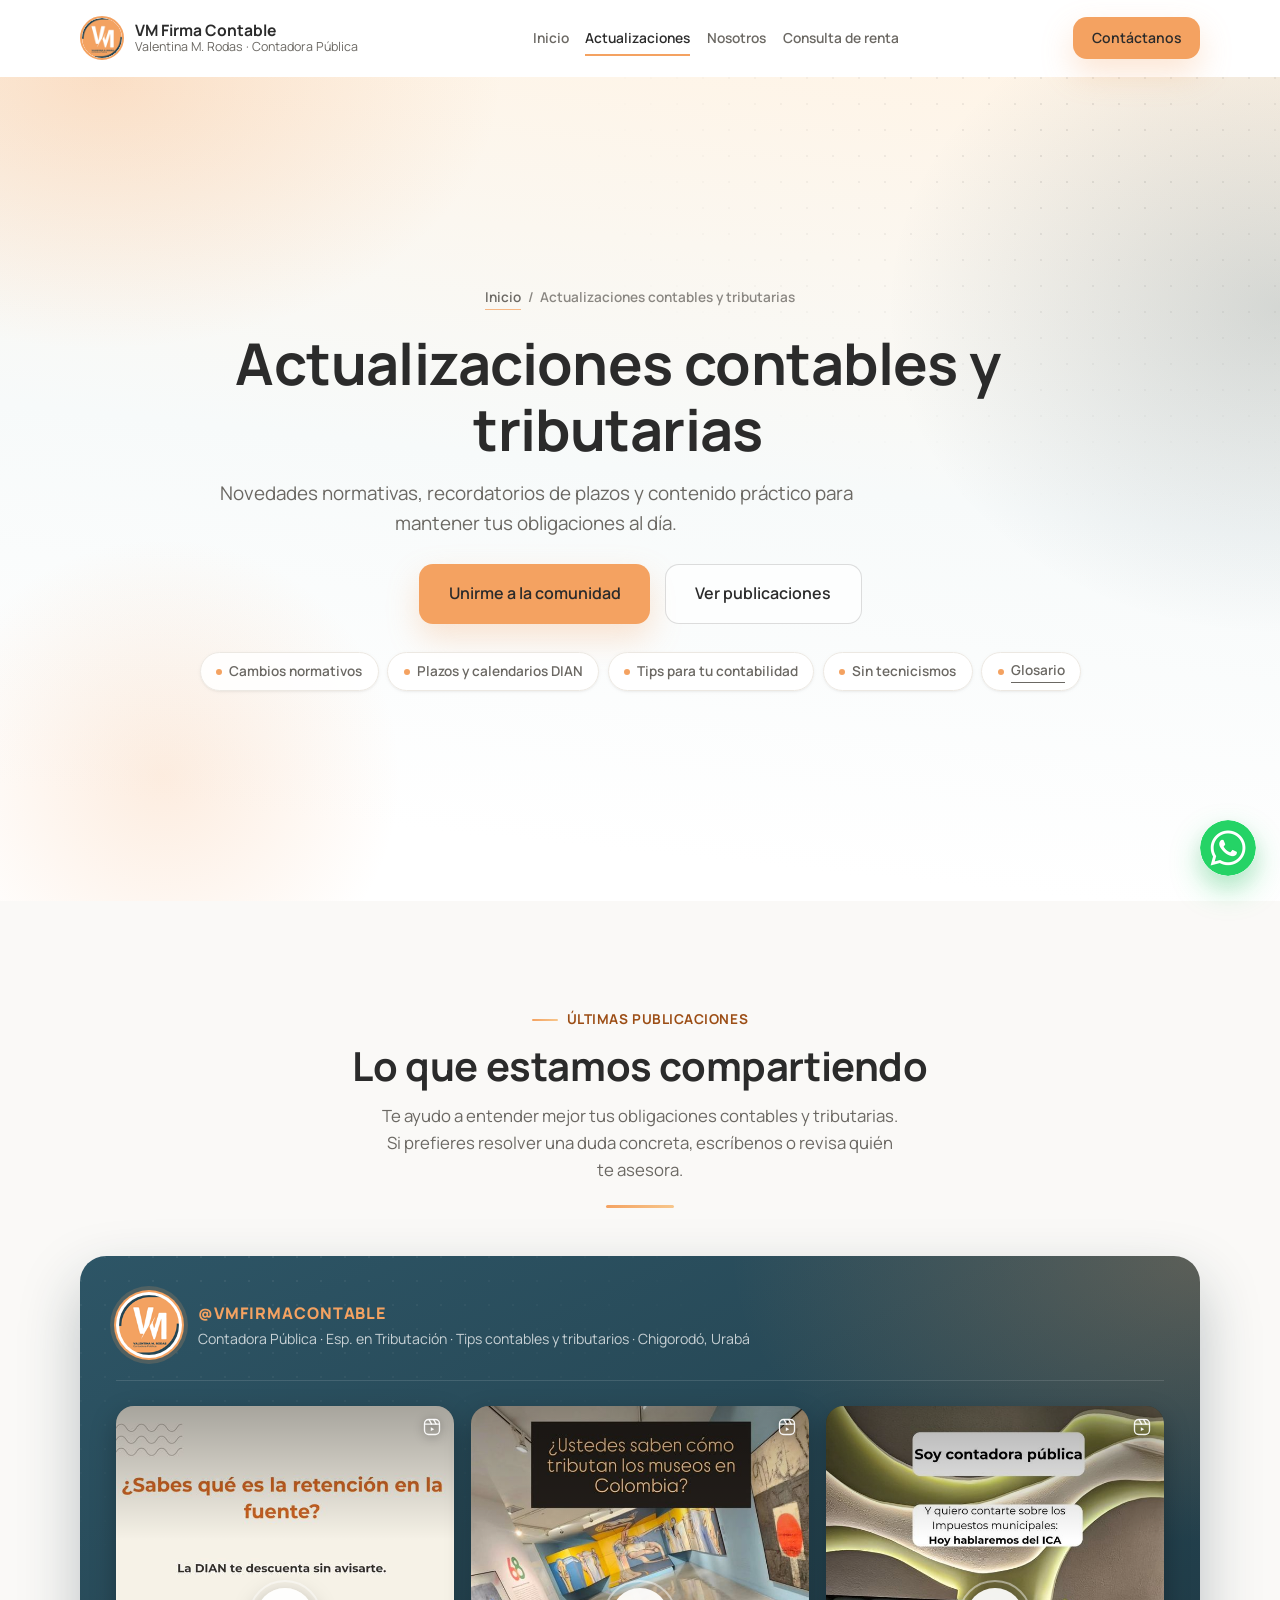
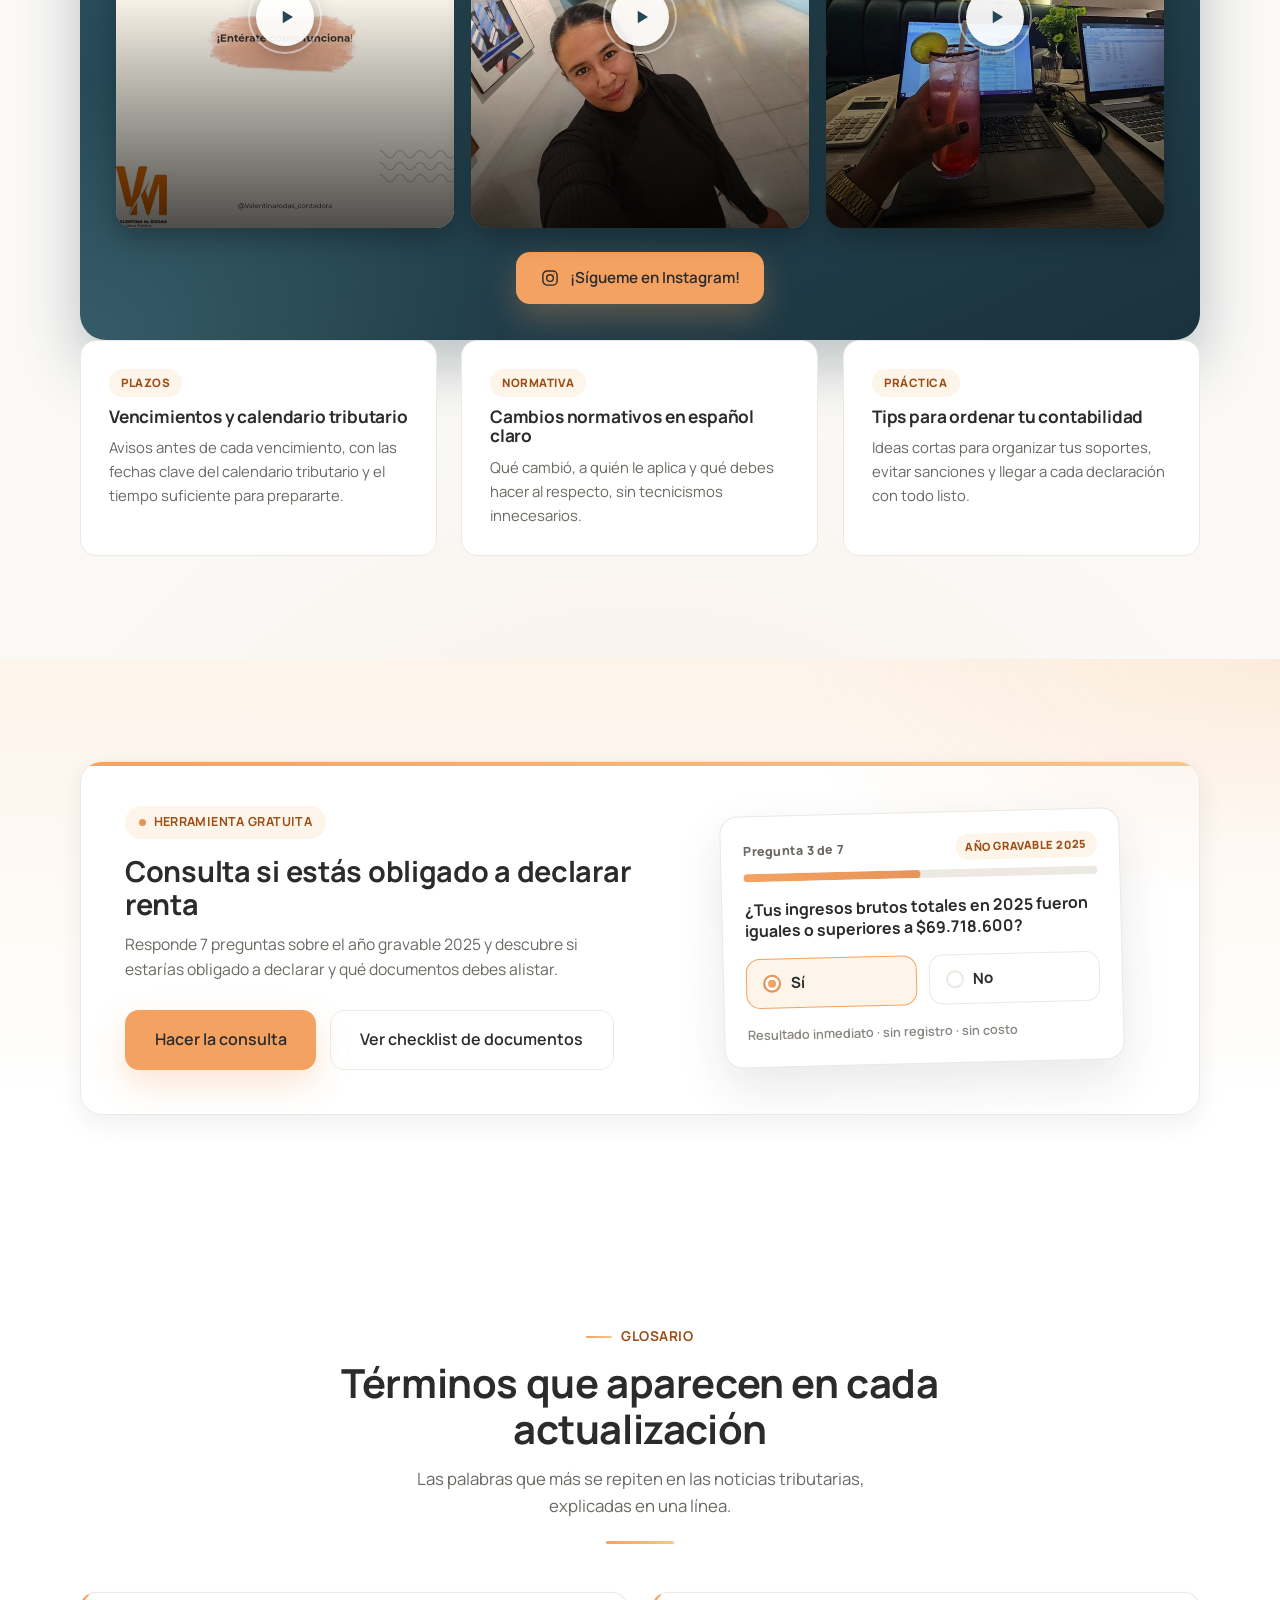
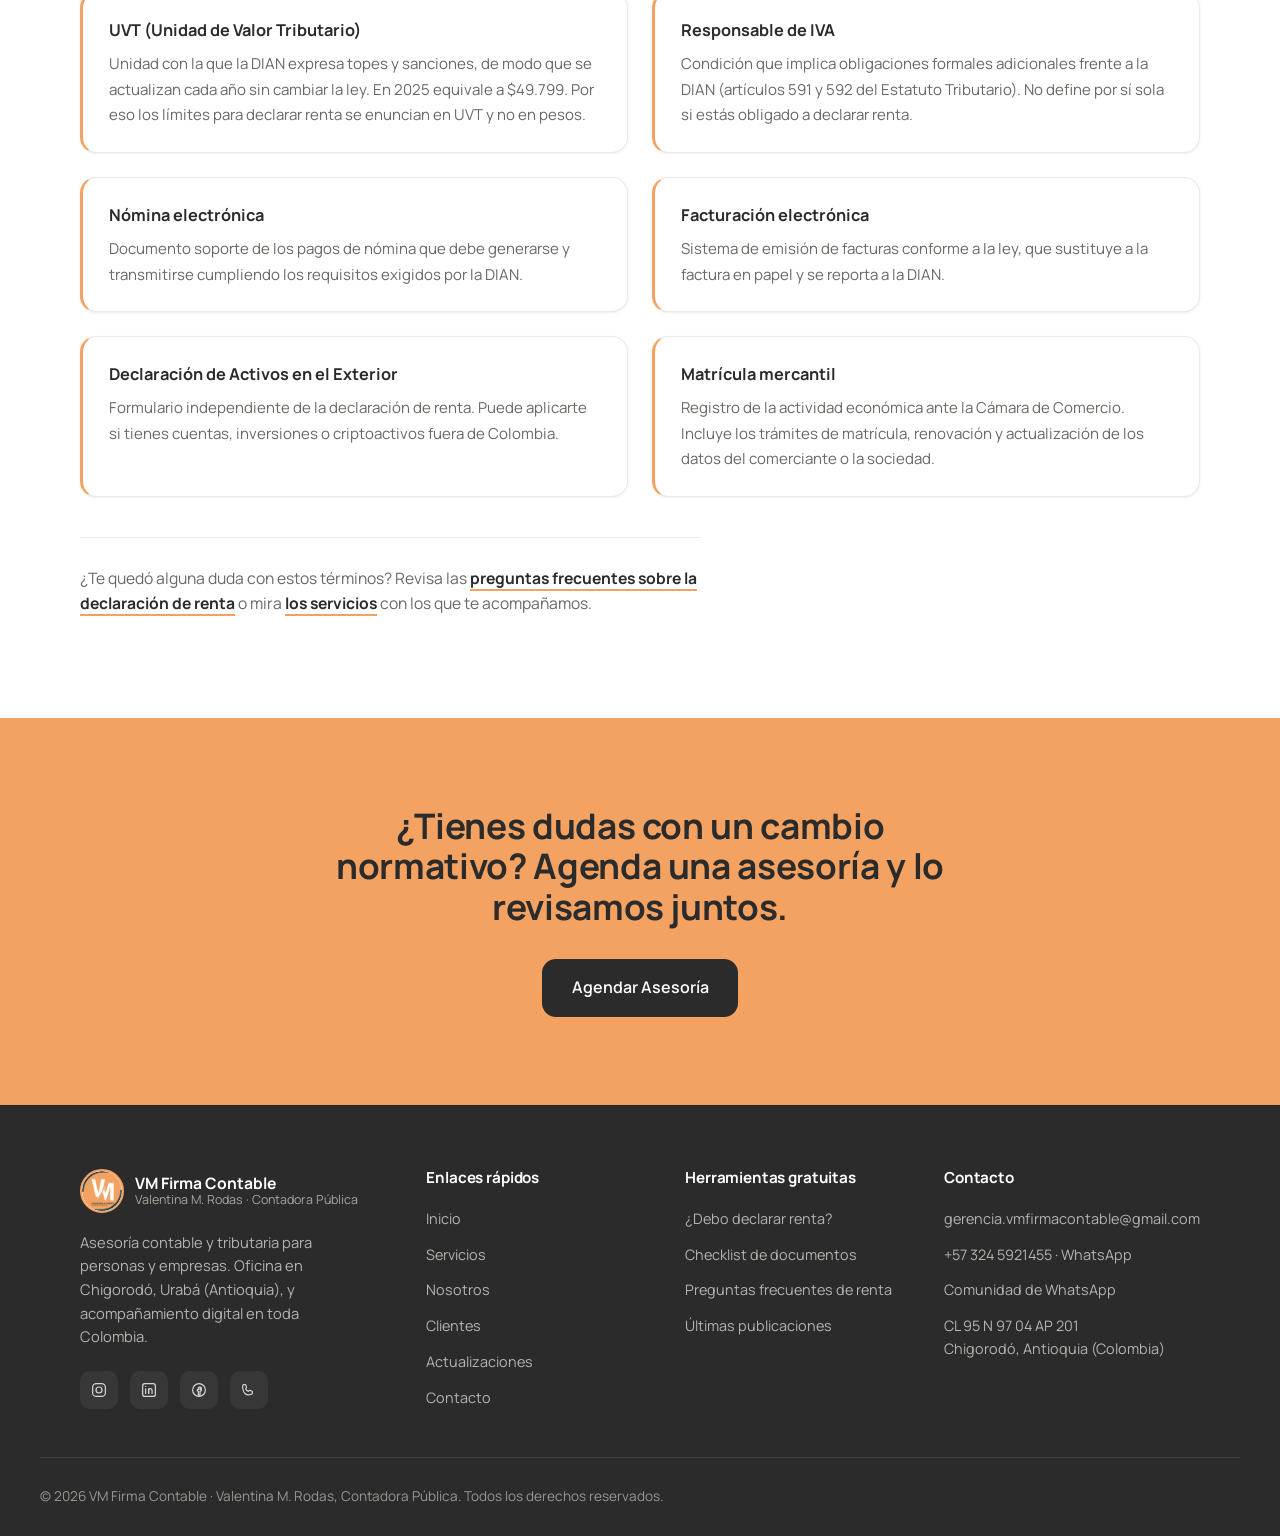
<file: actualizaciones-contables.html>
<!DOCTYPE html>
<html lang="es-CO">
<head>
  <meta charset="UTF-8">
  <meta name="viewport" content="width=device-width, initial-scale=1.0">
  <title>Actualizaciones Contables y Tributarias | VM Firma Contable</title>
  <meta name="description" content="Novedades normativas, plazos de la DIAN y contenido práctico en lenguaje claro para mantener al día tus obligaciones contables y tributarias.">
  <meta name="author" content="Valentina M. Rodas">
  <meta name="robots" content="index, follow, max-snippet:-1, max-image-preview:large, max-video-preview:-1">
  <meta name="theme-color" content="#F4A261">

  <!-- URL canónica: evita que /index.html, parámetros o variantes
       se indexen como páginas distintas. -->
  <link rel="canonical" href="https://vmfirmacontable.vercel.app/actualizaciones-contables.html">

  <!-- Open Graph (WhatsApp, Facebook, LinkedIn) -->
  <meta property="og:type" content="website">
  <meta property="og:locale" content="es_CO">
  <meta property="og:site_name" content="VM Firma Contable · Valentina M. Rodas">
  <meta property="og:url" content="https://vmfirmacontable.vercel.app/actualizaciones-contables.html">
  <meta property="og:title" content="Actualizaciones Contables y Tributarias | VM Firma Contable">
  <meta property="og:description" content="Cambios normativos, plazos de la DIAN y tips prácticos, explicados sin tecnicismos.">
  <meta property="og:image" content="https://vmfirmacontable.vercel.app/assets/og-image.jpg">
  <meta property="og:image:width" content="1200">
  <meta property="og:image:height" content="630">
  <meta property="og:image:alt" content="Valentina M. Rodas, Contadora Pública — VM Firma Contable, Chigorodó, Urabá">

  <!-- Twitter / X -->
  <meta name="twitter:card" content="summary_large_image">
  <meta name="twitter:title" content="Actualizaciones Contables y Tributarias | VM Firma Contable">
  <meta name="twitter:description" content="Cambios normativos, plazos de la DIAN y tips prácticos, explicados sin tecnicismos.">
  <meta name="twitter:image" content="https://vmfirmacontable.vercel.app/assets/og-image.jpg">

  <!-- Iconos y manifiesto (el logo real de la marca, en tamaño de icono) -->
  <link rel="icon" href="assets/logo-vm-96.png" type="image/png" sizes="96x96">
  <link rel="apple-touch-icon" href="assets/logo-vm-96.png">
  <link rel="manifest" href="site.webmanifest">

  <!-- Tipografía: se precarga y se aplica sin bloquear el render.
       Pesos usados realmente por el CSS: 400, 600, 700 y 800. -->
  <link rel="preconnect" href="https://fonts.googleapis.com">
  <link rel="preconnect" href="https://fonts.gstatic.com" crossorigin>
  <link rel="preload" as="style" href="https://fonts.googleapis.com/css2?family=Manrope:wght@400;600;700;800&display=swap">
  <link rel="stylesheet" href="https://fonts.googleapis.com/css2?family=Manrope:wght@400;600;700;800&display=swap" media="print" onload="this.media='all'">
  <noscript><link rel="stylesheet" href="https://fonts.googleapis.com/css2?family=Manrope:wght@400;600;700;800&display=swap"></noscript>

  <link rel="stylesheet" href="css/styles.css">
  <link rel="stylesheet" href="css/pages.css">

  <!-- ===================================================================
       Datos estructurados: pagina de contenidos + migas de pan.
       =================================================================== -->
  <script type="application/ld+json">
  {
    "@context": "https://schema.org",
    "@graph": [
      {
        "@type": "CollectionPage",
        "@id": "https://vmfirmacontable.vercel.app/actualizaciones-contables.html#webpage",
        "url": "https://vmfirmacontable.vercel.app/actualizaciones-contables.html",
        "name": "Actualizaciones Contables y Tributarias | VM Firma Contable",
        "description": "Novedades normativas, recordatorios de plazos de la DIAN y contenido pr\u00e1ctico para mantener las obligaciones contables y tributarias al d\u00eda.",
        "isPartOf": { "@id": "https://vmfirmacontable.vercel.app/#website" },
        "publisher": { "@id": "https://vmfirmacontable.vercel.app/#firma" },
        "inLanguage": "es-CO"
      },
      {
        "@type": "BreadcrumbList",
        "@id": "https://vmfirmacontable.vercel.app/actualizaciones-contables.html#breadcrumb",
        "itemListElement": [
        { "@type": "ListItem", "position": 1, "name": "Inicio", "item": "https://vmfirmacontable.vercel.app/" },
        { "@type": "ListItem", "position": 2, "name": "Actualizaciones contables" }
        ]
      }
    ]
  }
  </script>
</head>
<body data-page="actualizaciones">
  <a class="skip-link" href="#main-content">Saltar al contenido principal</a>

  <header class="site-header" id="siteHeader">
    <div class="container site-header__inner">
      <a href="index.html" class="brand" aria-label="VM Firma Contable — Ir al inicio">
        <span class="brand__mark" aria-hidden="true">
          <img src="assets/logo-vm-96.png" alt="" width="96" height="96">
        </span>
        <span class="brand__text">
          <span class="brand__name">VM Firma Contable</span>
          <span class="brand__role">Valentina M. Rodas<span class="brand__role-extra"> · Contadora Pública</span></span>
        </span>
      </a>

      <nav class="main-nav" id="mainNav" aria-label="Navegación principal">
        <ul class="main-nav__list">
          <li><a href="index.html#inicio">Inicio</a></li>
          <li><a href="actualizaciones-contables.html" data-page="actualizaciones">Actualizaciones</a></li>
          <li><a href="biografia.html" data-page="biografia">Nosotros</a></li>
          <li><a href="consulta-renta.html" data-page="consulta-renta">Consulta de renta</a></li>
        </ul>
      </nav>

      <div class="site-header__actions">
        <a href="index.html#contacto" class="btn btn--primary btn--sm">
          <span class="btn-text-full">Contáctanos</span>
          <span class="btn-text-short">Contacto</span>
        </a>
      </div>

      <button type="button" class="nav-toggle" id="navToggle" aria-expanded="false" aria-controls="mainNav" aria-label="Abrir menú de navegación">
        <span class="nav-toggle__bar"></span>
        <span class="nav-toggle__bar"></span>
        <span class="nav-toggle__bar"></span>
      </button>
    </div>
  </header>

  <main id="main-content">

    <!-- ===================== HERO ===================== -->
    <section class="hero page-hero hero--claro hero--brisa">
      <div class="container hero__inner">
        <div class="hero__content">
          <nav class="breadcrumb" aria-label="Ruta de navegación">
            <a href="index.html">Inicio</a>
            <span aria-hidden="true">/</span>
            <span>Actualizaciones contables y tributarias</span>
          </nav>

          <h1 class="hero__title reveal">Actualizaciones contables y tributarias</h1>
          <p class="hero__subtitle reveal">Novedades normativas, recordatorios de plazos y contenido práctico para mantener tus obligaciones al día.</p>

          <div class="hero__cta reveal">
            <a href="https://chat.whatsapp.com/EwELMxwd1Uo0adixCrLXA1" class="btn btn--primary btn--lg" data-wa-comunidad target="_blank" rel="noopener">Unirme a la comunidad</a>
            <a href="#publicaciones" class="btn btn--ghost btn--lg">Ver publicaciones</a>
          </div>

          <ul class="hero__chips reveal">
            <li>Cambios normativos</li>
            <li>Plazos y calendarios DIAN</li>
            <li>Tips para tu contabilidad</li>
            <li>Sin tecnicismos</li>
            <li><a href="#glosario">Glosario</a></li>
          </ul>
        </div>
      </div>
    </section>

    <!-- ===================== PUBLICACIONES ===================== -->
    <section id="publicaciones" class="social section">
      <div class="container">
        <div class="section-header center reveal">
          <p class="section-eyebrow">Últimas publicaciones</p>
          <h2 class="section-title">Lo que estamos compartiendo</h2>
          <p class="section-subtitle">Te ayudo a entender mejor tus obligaciones contables y tributarias. Si prefieres resolver una duda concreta, <a href="index.html#contacto">escríbenos</a> o revisa <a href="biografia.html">quién te asesora</a>.</p>
        </div>

        <!--
          Muro de reels: perfil, miniaturas y botón de seguir se generan
          desde VM_CONFIG.instagram (js/config.js). Para cambiar los reels
          basta con editar ese archivo y guardar las miniaturas verticales
          en assets/instagram/.
        -->
        <div class="reels-mount" data-instagram-grid></div>

        <!-- ================= CONTENIDO PROVISIONAL =================
             Estas tres tarjetas describen los temas que se publican.
             Cuando escribas articulos reales, sustituyelas por tarjetas
             con la misma estructura apuntando a cada articulo:

               <article class="update-card reveal">
                 <span class="update-card__tag">Categoria</span>
                 <h3>Titulo del articulo</h3>
                 <p>Resumen corto.</p>
                 <a href="ruta.html" class="service-card__link">Leer m&aacute;s <span aria-hidden="true">&rarr;</span></a>
               </article>
        ========================================================== -->
        <div class="updates__grid">
          <article class="update-card reveal">
            <span class="update-card__tag">Plazos</span>
            <h3>Vencimientos y calendario tributario</h3>
            <p>Avisos antes de cada vencimiento, con las fechas clave del calendario tributario y el tiempo suficiente para prepararte.</p>
          </article>

          <article class="update-card reveal">
            <span class="update-card__tag">Normativa</span>
            <h3>Cambios normativos en español claro</h3>
            <p>Qué cambió, a quién le aplica y qué debes hacer al respecto, sin tecnicismos innecesarios.</p>
          </article>

          <article class="update-card reveal">
            <span class="update-card__tag">Práctica</span>
            <h3>Tips para ordenar tu contabilidad</h3>
            <p>Ideas cortas para organizar tus soportes, evitar sanciones y llegar a cada declaración con todo listo.</p>
          </article>
        </div>
      </div>
    </section>

    <!-- ===================== HERRAMIENTA DESTACADA ===================== -->
    <section class="section section--alt">
      <div class="container">
        <div class="tool-card tool-card--split reveal">
          <div class="tool-card__body">
            <p class="tool-card__eyebrow">Herramienta gratuita</p>
            <h2 class="tool-card__title">Consulta si estás obligado a declarar renta</h2>
            <p class="tool-card__text">Responde 7 preguntas sobre el año gravable 2025 y descubre si estarías obligado a declarar y qué documentos debes alistar.</p>
            <div class="tool-actions">
              <a href="consulta-renta.html" class="btn btn--primary btn--lg">Hacer la consulta</a>
              <a href="consulta-renta.html#documentos" class="btn btn--ghost btn--lg">Ver checklist de documentos</a>
            </div>
          </div>

          <!-- Vista previa decorativa de la herramienta (el contenido real
               vive en consulta-renta.html; aquí solo muestra cómo se ve). -->
          <div class="tool-card__preview" aria-hidden="true">
            <div class="quiz-preview">
              <div class="quiz-preview__head">
                <span class="quiz-preview__step">Pregunta 3 de 7</span>
                <span class="quiz-preview__badge">Año gravable 2025</span>
              </div>
              <div class="quiz-preview__bar"><span></span></div>
              <p class="quiz-preview__question">¿Tus ingresos brutos totales en 2025 fueron iguales o superiores a $69.718.600?</p>
              <div class="quiz-preview__options">
                <span class="quiz-preview__option is-selected">Sí</span>
                <span class="quiz-preview__option">No</span>
              </div>
              <p class="quiz-preview__foot">Resultado inmediato · sin registro · sin costo</p>
            </div>
          </div>
        </div>
      </div>
    </section>

    <!-- ===================== GLOSARIO =====================
         Definiciones tomadas de la informacion que ya maneja el sitio
         (js/data/preguntas-renta.js y las tarjetas de servicios).
         La UVT cambia cada anio: actualizala tambien aqui.
    ==================================================== -->
    <section id="glosario" class="section">
      <div class="container">
        <div class="section-header center reveal">
          <p class="section-eyebrow">Glosario</p>
          <h2 class="section-title">Términos que aparecen en cada actualización</h2>
          <p class="section-subtitle">Las palabras que más se repiten en las noticias tributarias, explicadas en una línea.</p>
        </div>

        <dl class="glosario">
          <div class="glosario__item reveal">
            <dt>UVT (Unidad de Valor Tributario)</dt>
            <dd>Unidad con la que la DIAN expresa topes y sanciones, de modo que se actualizan cada año sin cambiar la ley. En 2025 equivale a $49.799. Por eso los límites para declarar renta se enuncian en UVT y no en pesos.</dd>
          </div>

          <div class="glosario__item reveal">
            <dt>Responsable de IVA</dt>
            <dd>Condición que implica obligaciones formales adicionales frente a la DIAN (artículos 591 y 592 del Estatuto Tributario). No define por sí sola si estás obligado a declarar renta.</dd>
          </div>

          <div class="glosario__item reveal">
            <dt>Nómina electrónica</dt>
            <dd>Documento soporte de los pagos de nómina que debe generarse y transmitirse cumpliendo los requisitos exigidos por la DIAN.</dd>
          </div>

          <div class="glosario__item reveal">
            <dt>Facturación electrónica</dt>
            <dd>Sistema de emisión de facturas conforme a la ley, que sustituye a la factura en papel y se reporta a la DIAN.</dd>
          </div>

          <div class="glosario__item reveal">
            <dt>Declaración de Activos en el Exterior</dt>
            <dd>Formulario independiente de la declaración de renta. Puede aplicarte si tienes cuentas, inversiones o criptoactivos fuera de Colombia.</dd>
          </div>

          <div class="glosario__item reveal">
            <dt>Matrícula mercantil</dt>
            <dd>Registro de la actividad económica ante la Cámara de Comercio. Incluye los trámites de matrícula, renovación y actualización de los datos del comerciante o la sociedad.</dd>
          </div>
        </dl>

        <p class="services__note reveal">
          ¿Te quedó alguna duda con estos términos? Revisa las
          <a href="consulta-renta.html#preguntas-frecuentes">preguntas frecuentes sobre la declaración de renta</a>
          o mira <a href="index.html#servicios">los servicios</a> con los que te acompañamos.
        </p>
      </div>
    </section>

    <!-- ===================== CTA FINAL ===================== -->
    <section class="cta">
      <div class="container cta__inner reveal">
        <h2 class="cta__title">¿Tienes dudas con un cambio normativo? Agenda una asesoría y lo revisamos juntos.</h2>
        <a href="https://wa.me/573245921455" class="btn btn--dark btn--lg" data-wa="asesoria">Agendar Asesoría</a>
      </div>
    </section>
  </main>

  <!-- ===================== FOOTER ===================== -->
  <footer class="site-footer">
    <div class="container site-footer__grid">
      <div class="site-footer__brand">
        <a href="index.html" class="brand" aria-label="VM Firma Contable — Ir al inicio">
          <span class="brand__mark" aria-hidden="true">
            <img src="assets/logo-vm-96.png" alt="" width="96" height="96">
          </span>
          <span class="brand__text">
            <span class="brand__name">VM Firma Contable</span>
            <span class="brand__role">Valentina M. Rodas<span class="brand__role-extra"> · Contadora Pública</span></span>
          </span>
        </a>
        <p>Asesoría contable y tributaria para personas y empresas. Oficina en Chigorodó, Urabá (Antioquia), y acompañamiento digital en toda Colombia.</p>
        <ul class="site-footer__social">
          <li><a target="_blank" rel="noopener noreferrer" href="https://www.instagram.com/vmfirmacontable/?hl=es" aria-label="Síguenos en Instagram"><svg viewBox="0 0 24 24" fill="none" stroke="currentColor" stroke-width="1.6" stroke-linecap="round" stroke-linejoin="round"><rect x="3.5" y="3.5" width="17" height="17" rx="5"/><circle cx="12" cy="12" r="4"/><circle cx="17" cy="7" r="0.6" fill="currentColor" stroke="none"/></svg></a></li>
          <li><a target="_blank" rel="noopener noreferrer" href="https://www.linkedin.com/in/rodasvalentina12" aria-label="Síguenos en LinkedIn"><svg viewBox="0 0 24 24" fill="none" stroke="currentColor" stroke-width="1.6" stroke-linecap="round" stroke-linejoin="round"><rect x="3.5" y="3.5" width="17" height="17" rx="3"/><line x1="7.5" y1="10.5" x2="7.5" y2="16.5"/><line x1="7.5" y1="7.2" x2="7.5" y2="7.3"/><path d="M11.5 16.5v-4a2.3 2.3 0 014.6 0v4"/><line x1="11.5" y1="10.5" x2="11.5" y2="16.5"/></svg></a></li>
          <li><a target="_blank" rel="noopener noreferrer" href="https://www.facebook.com/profile.php?id=61587332335362&ref=PROFILE_EDIT_xav_ig_profile_page_web" aria-label="Síguenos en Facebook"><svg viewBox="0 0 24 24" fill="none" stroke="currentColor" stroke-width="1.6" stroke-linecap="round" stroke-linejoin="round"><circle cx="12" cy="12" r="8.5"/><path d="M13.8 8.2h-1.3c-.8 0-1.3.6-1.3 1.4v1.6H9.9v2.1h1.3v5.6h2.2v-5.6h1.6l.3-2.1h-1.9V9.9c0-.3.2-.5.5-.5h1.4z"/></svg></a></li>
          <li><a href="https://wa.me/573245921455" data-wa="general" target="_blank" rel="noopener" aria-label="Escríbenos por WhatsApp"><svg viewBox="0 0 24 24" fill="none" stroke="currentColor" stroke-width="1.6" stroke-linecap="round" stroke-linejoin="round"><path d="M3.5 6.5c0-1 .8-1.8 1.8-1.8h1.6c.5 0 .9.3 1 .8l.8 2.6c.1.4 0 .8-.3 1.1l-1 .9c.7 1.7 2 3 3.7 3.7l.9-1c.3-.3.7-.4 1.1-.3l2.6.8c.5.1.8.5.8 1v1.6c0 1-.8 1.8-1.8 1.8C8.3 20.6 3.4 15.7 3.5 6.5z"/></svg></a></li>
        </ul>
      </div>

      <nav class="site-footer__col" aria-label="Enlaces rápidos">
        <h3>Enlaces rápidos</h3>
        <ul>
          <li><a href="index.html#inicio">Inicio</a></li>
          <li><a href="index.html#servicios">Servicios</a></li>
          <li><a href="biografia.html">Nosotros</a></li>
          <li><a href="index.html#clientes">Clientes</a></li>
          <li><a href="actualizaciones-contables.html">Actualizaciones</a></li>
          <li><a href="index.html#contacto">Contacto</a></li>
        </ul>
      </nav>

      <nav class="site-footer__col" aria-label="Herramientas gratuitas">
        <h3>Herramientas gratuitas</h3>
        <ul>
          <li><a href="consulta-renta.html#renta">¿Debo declarar renta?</a></li>
          <li><a href="consulta-renta.html#documentos">Checklist de documentos</a></li>
          <li><a href="consulta-renta.html#preguntas-frecuentes">Preguntas frecuentes de renta</a></li>
          <li><a href="actualizaciones-contables.html#publicaciones">Últimas publicaciones</a></li>
        </ul>
      </nav>

      <div class="site-footer__col">
        <h3>Contacto</h3>
        <ul>
          <li><a href="mailto:gerencia.vmfirmacontable@gmail.com">gerencia.vmfirmacontable@gmail.com</a></li>
          <li><a href="tel:+573245921455">+57 324 5921455</a> · <a href="https://wa.me/573245921455" data-wa="general" target="_blank" rel="noopener">WhatsApp</a></li>
          <li><a href="https://chat.whatsapp.com/EwELMxwd1Uo0adixCrLXA1" data-wa-comunidad target="_blank" rel="noopener">Comunidad de WhatsApp</a></li>
          <li>CL 95 N 97 04 AP 201<br>Chigorodó, Antioquia (Colombia)</li>
        </ul>
      </div>
    </div>

    <div class="site-footer__bottom">
      <div class="container site-footer__bottom-inner">
        <p>© 2026 VM Firma Contable · Valentina M. Rodas, Contadora Pública. Todos los derechos reservados.</p>
      </div>
    </div>
  </footer>

  <!-- Botones flotantes: WhatsApp y volver arriba.
       El icono es assets/whatsapp.png: cambialo por otro archivo con el
       mismo nombre para reemplazarlo. -->
  <a href="https://wa.me/573245921455" class="whatsapp-fab" data-wa="asesoria" target="_blank" rel="noopener" aria-label="Escríbenos por WhatsApp">
    <img src="assets/whatsapp.png" alt="" width="56" height="56" loading="lazy" decoding="async">
  </a>

  <button type="button" class="to-top" data-to-top aria-label="Volver arriba">
    <svg viewBox="0 0 24 24" fill="none" stroke="currentColor" stroke-width="2" stroke-linecap="round" stroke-linejoin="round" aria-hidden="true"><path d="M12 19V5"/><path d="M5.5 11.5L12 5l6.5 6.5"/></svg>
  </button>

  <script src="js/config.js"></script>
  <script src="js/main.js" defer></script>
</body>
</html>
</file>
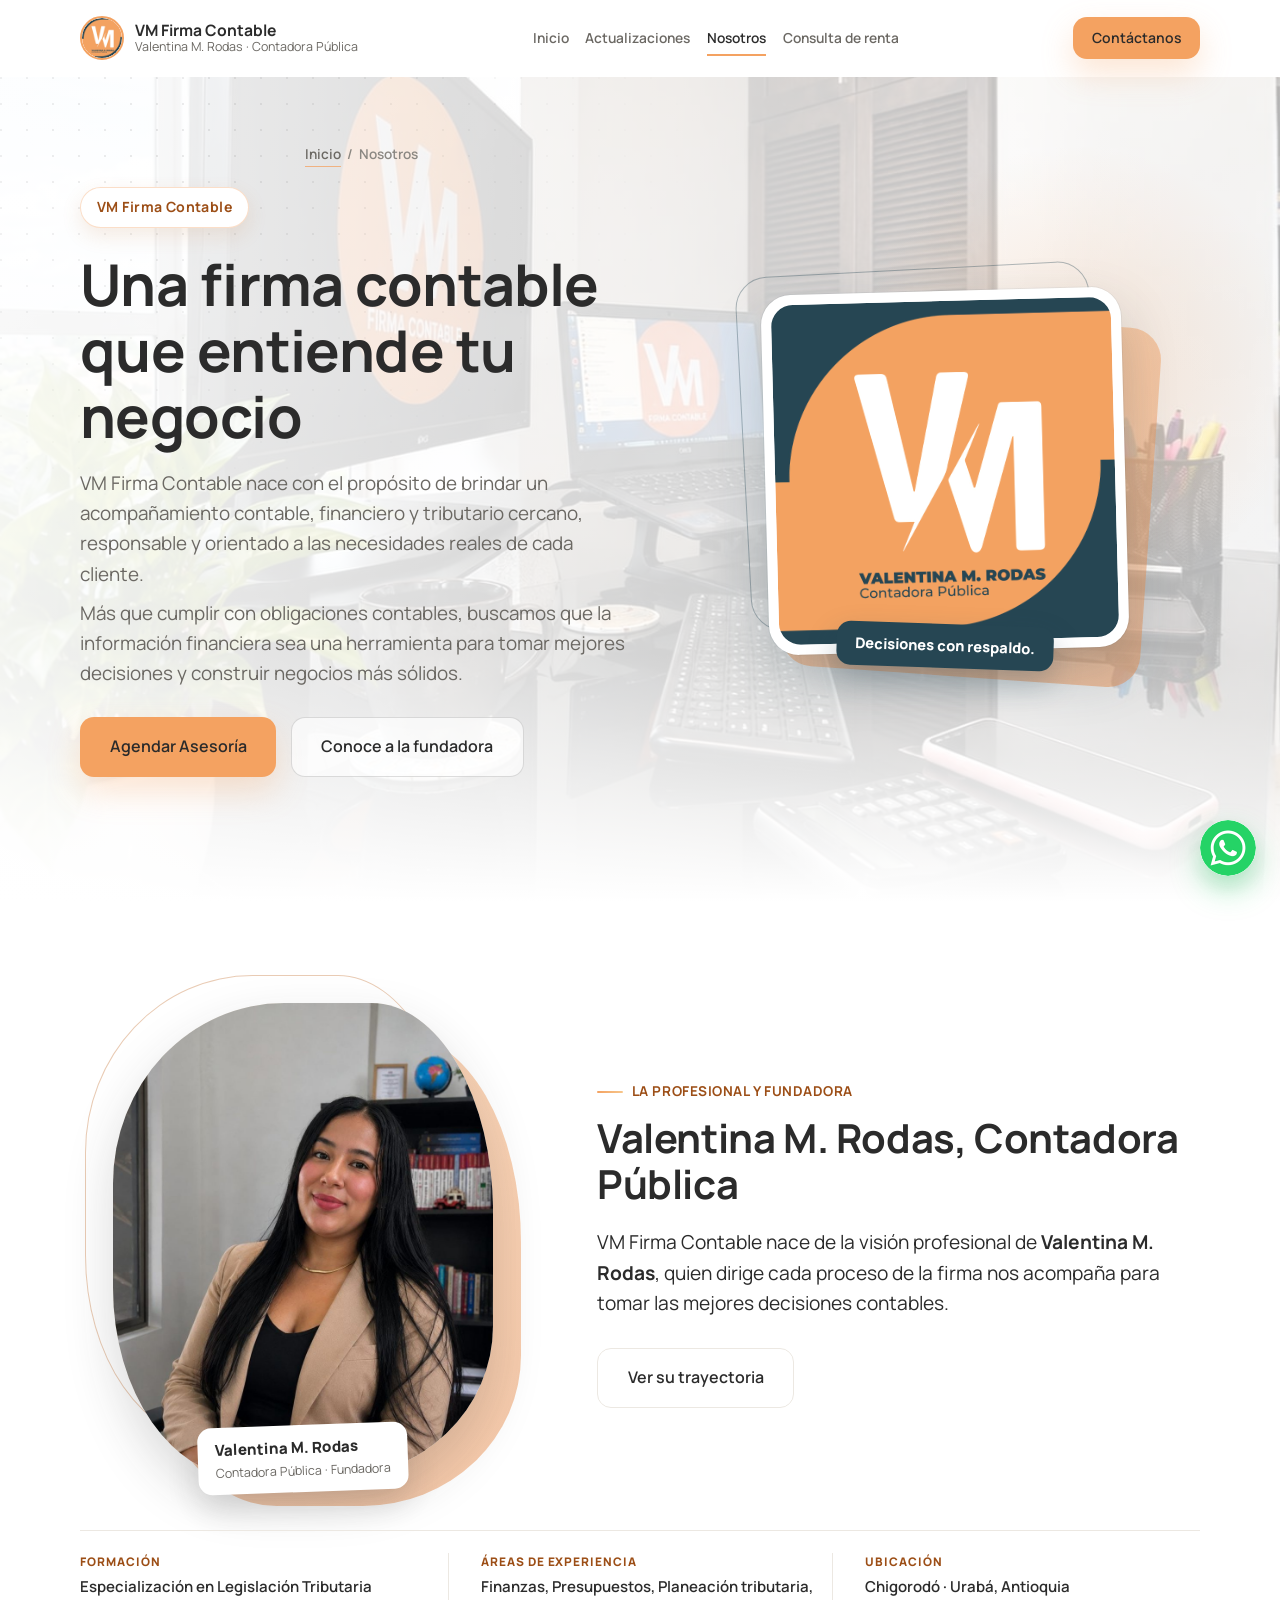
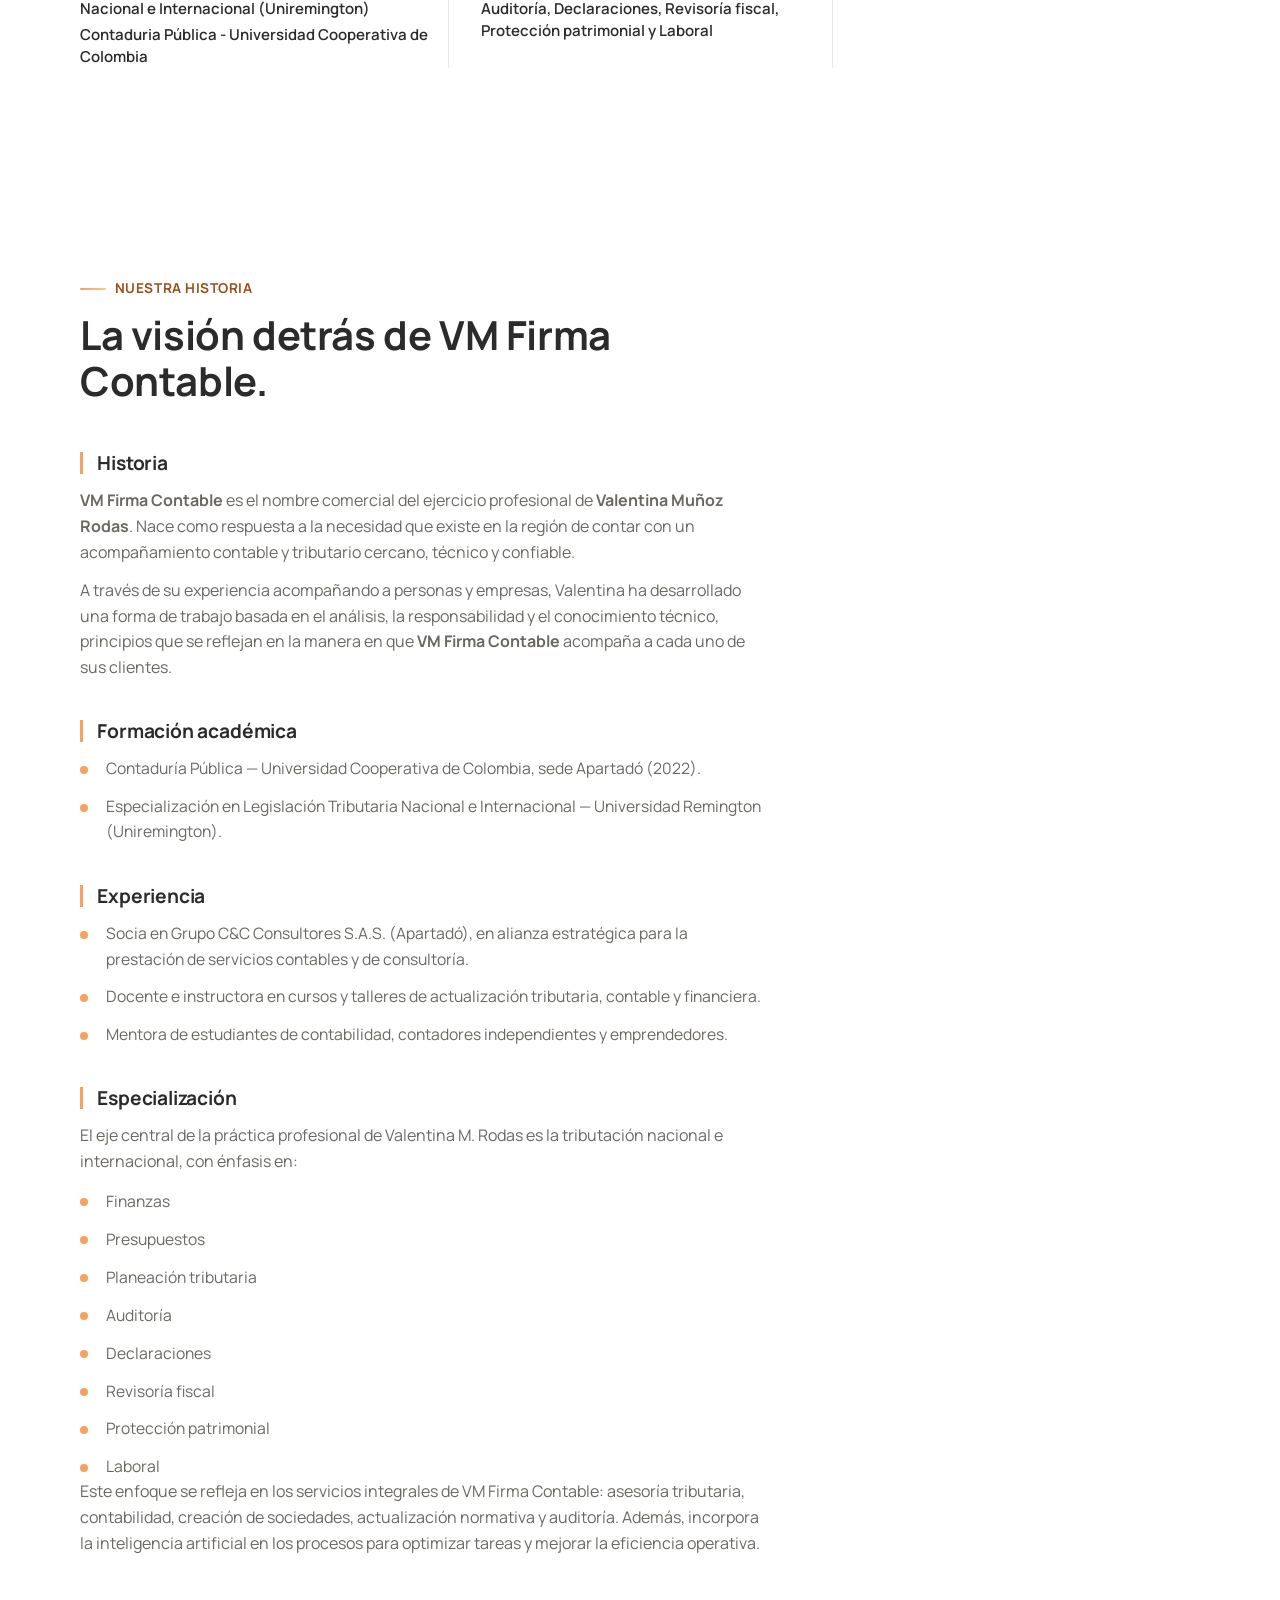
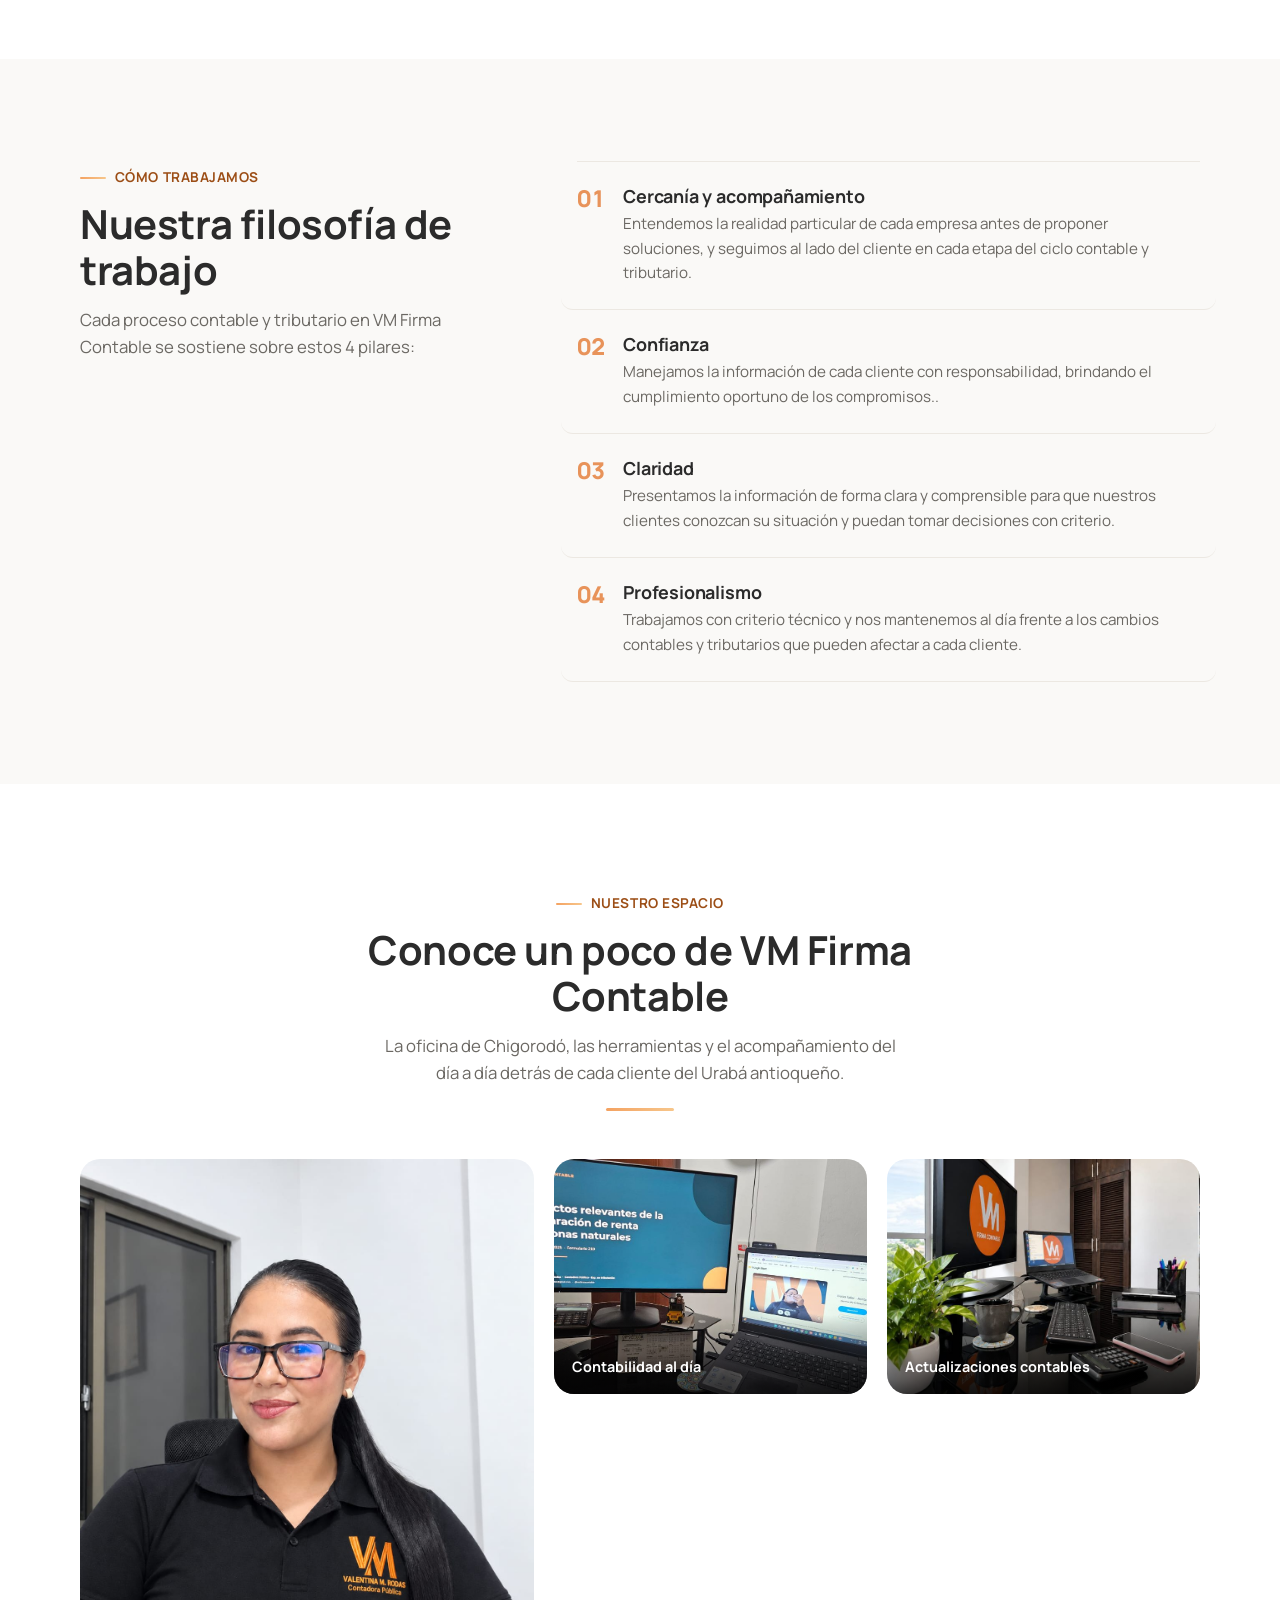
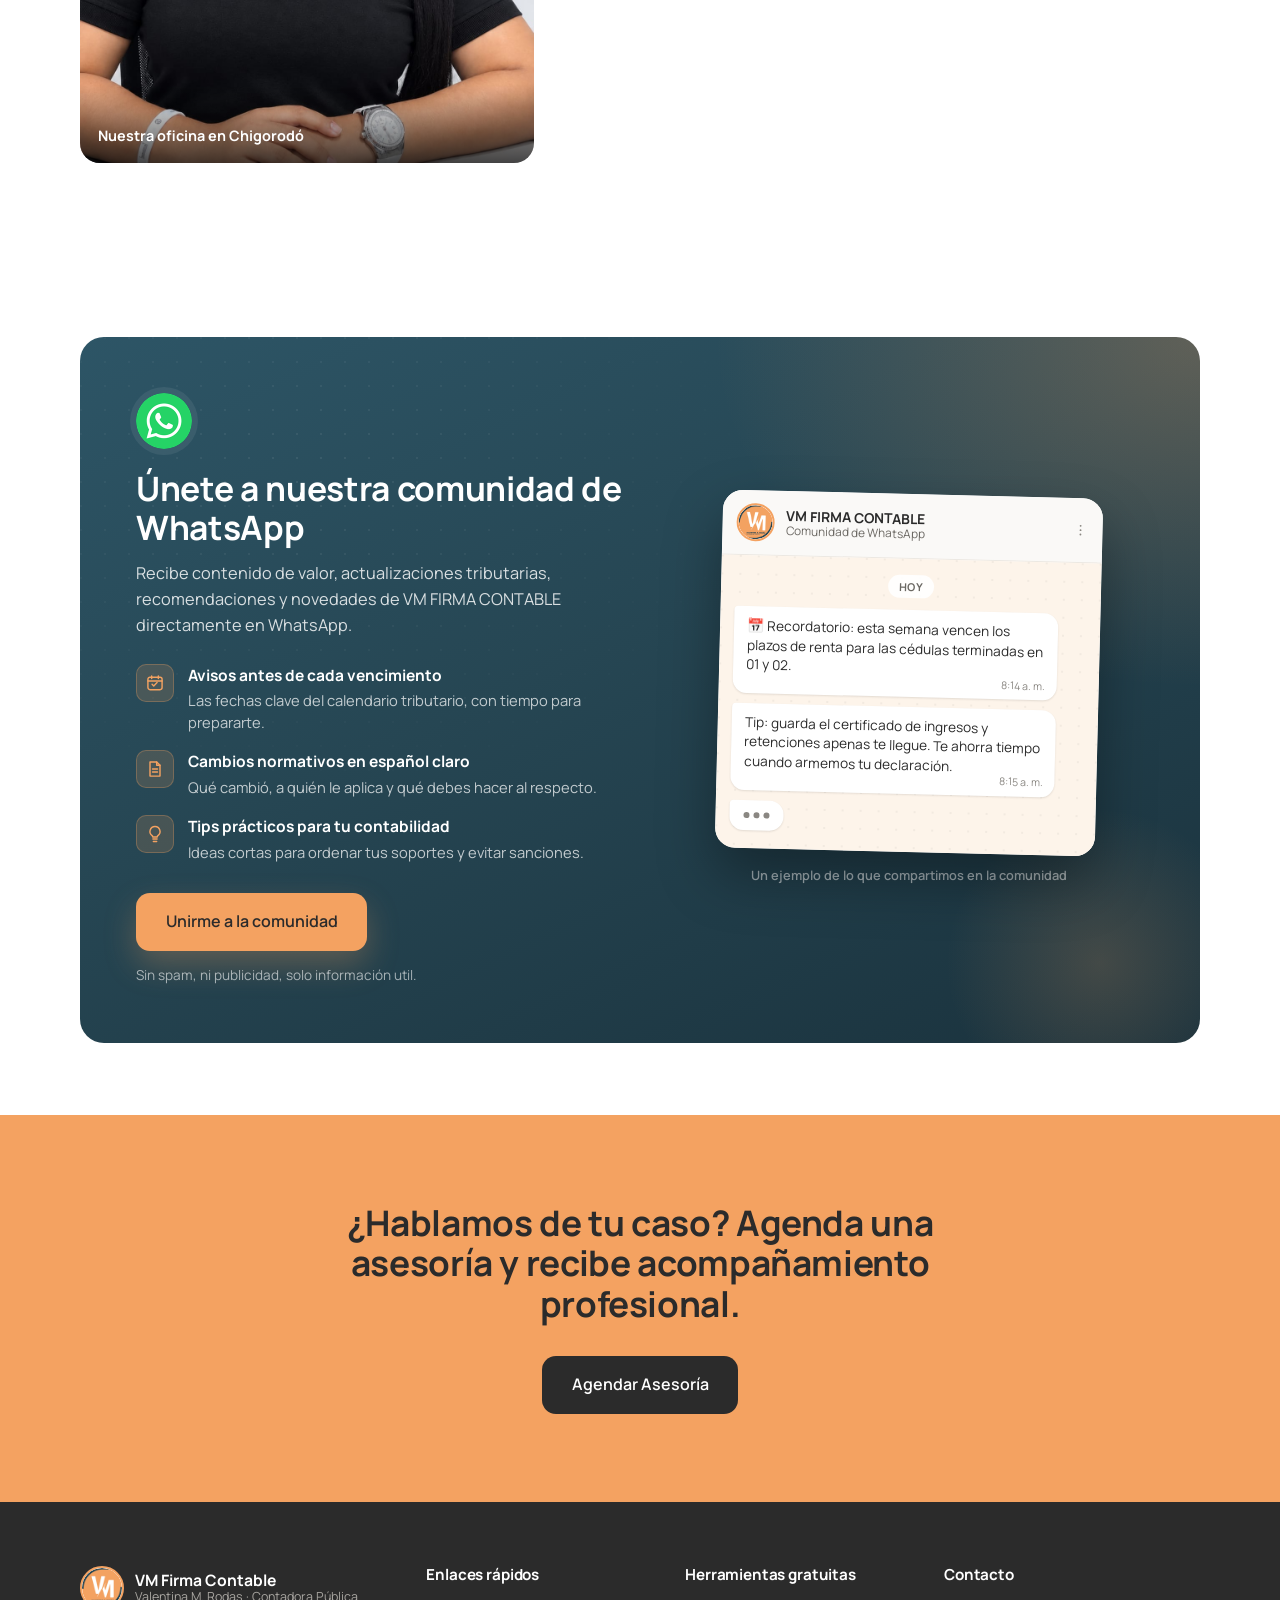
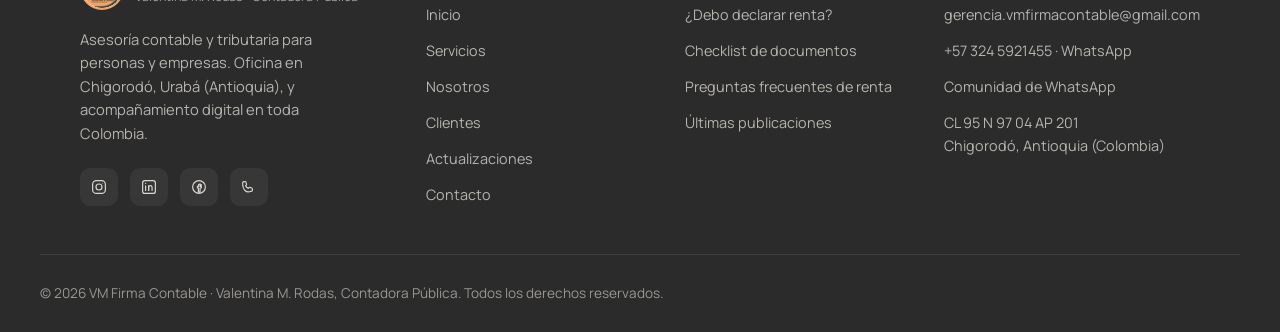
<file: biografia.html>
<!DOCTYPE html>
<html lang="es-CO">
<head>
  <meta charset="UTF-8">
  <meta name="viewport" content="width=device-width, initial-scale=1.0">
  <title>Valentina M. Rodas · Contadora Pública en Chigorodó, Urabá</title>
  <meta name="description" content="Valentina M. Rodas, contadora pública especialista en tributación nacional e internacional y fundadora de VM Firma Contable en Chigorodó, Urabá.">
  <meta name="author" content="Valentina M. Rodas">
  <meta name="robots" content="index, follow, max-snippet:-1, max-image-preview:large, max-video-preview:-1">
  <meta name="theme-color" content="#F4A261">

  <!-- URL canónica: evita que /index.html, parámetros o variantes
       se indexen como páginas distintas. -->
  <link rel="canonical" href="https://vmfirmacontable.vercel.app/biografia.html">

  <!-- Open Graph (WhatsApp, Facebook, LinkedIn) -->
  <meta property="og:type" content="profile">
  <meta property="og:locale" content="es_CO">
  <meta property="og:site_name" content="VM Firma Contable · Valentina M. Rodas">
  <meta property="og:url" content="https://vmfirmacontable.vercel.app/biografia.html">
  <meta property="og:title" content="Valentina M. Rodas · Contadora Pública en Chigorodó, Urabá">
  <meta property="og:description" content="Formación, experiencia y forma de trabajar de la contadora pública detrás de VM Firma Contable.">
  <meta property="og:image" content="https://vmfirmacontable.vercel.app/assets/og-image.jpg">
  <meta property="og:image:width" content="1200">
  <meta property="og:image:height" content="630">
  <meta property="og:image:alt" content="Valentina M. Rodas, Contadora Pública — VM Firma Contable, Chigorodó, Urabá">

  <!-- Twitter / X -->
  <meta name="twitter:card" content="summary_large_image">
  <meta name="twitter:title" content="Valentina M. Rodas · Contadora Pública en Chigorodó, Urabá">
  <meta name="twitter:description" content="Formación, experiencia y forma de trabajar de la contadora pública detrás de VM Firma Contable.">
  <meta name="twitter:image" content="https://vmfirmacontable.vercel.app/assets/og-image.jpg">

  <!-- Iconos y manifiesto (el logo real de la marca, en tamaño de icono) -->
  <link rel="icon" href="assets/logo-vm-96.png" type="image/png" sizes="96x96">
  <link rel="apple-touch-icon" href="assets/logo-vm-96.png">
  <link rel="manifest" href="site.webmanifest">

  <!-- Tipografía: se precarga y se aplica sin bloquear el render.
       Pesos usados realmente por el CSS: 400, 600, 700 y 800. -->
  <link rel="preconnect" href="https://fonts.googleapis.com">
  <link rel="preconnect" href="https://fonts.gstatic.com" crossorigin>
  <link rel="preload" as="style" href="https://fonts.googleapis.com/css2?family=Manrope:wght@400;600;700;800&display=swap">
  <link rel="stylesheet" href="https://fonts.googleapis.com/css2?family=Manrope:wght@400;600;700;800&display=swap" media="print" onload="this.media='all'">
  <noscript><link rel="stylesheet" href="https://fonts.googleapis.com/css2?family=Manrope:wght@400;600;700;800&display=swap"></noscript>

  <link rel="stylesheet" href="css/styles.css">
  <link rel="stylesheet" href="css/pages.css">

  <!-- ===================================================================
       Datos estructurados: perfil profesional + migas de pan.
       Solo refleja informacion que aparece visible en esta pagina.
       =================================================================== -->
  <script type="application/ld+json">
  {
    "@context": "https://schema.org",
    "@graph": [
      {
        "@type": "Person",
        "@id": "https://vmfirmacontable.vercel.app/biografia.html#valentina",
        "name": "Valentina Mu\u00f1oz Rodas",
        "alternateName": "Valentina M. Rodas",
        "jobTitle": "Contadora P\u00fablica \u00b7 Esp. en Legislaci\u00f3n Tributaria Nacional e Internacional",
        "description": "Contadora p\u00fablica con base en Chigorod\u00f3, Urab\u00e1 (Antioquia), fundadora y directora de VM Firma Contable, especializada en tributaci\u00f3n nacional e internacional.",
        "url": "https://vmfirmacontable.vercel.app/biografia.html",
        "image": "https://vmfirmacontable.vercel.app/assets/equipo/valentina-retrato.jpg",
        "knowsLanguage": "es-CO",
        "worksFor": { "@id": "https://vmfirmacontable.vercel.app/#firma" },
        "alumniOf": [
          {
            "@type": "CollegeOrUniversity",
            "name": "Universidad Cooperativa de Colombia, sede Apartad\u00f3"
          },
          {
            "@type": "CollegeOrUniversity",
            "name": "Universidad Remington (Uniremington)"
          }
        ],
        "knowsAbout": [
          "Legislaci\u00f3n tributaria nacional e internacional",
          "Planeaci\u00f3n tributaria",
          "Contabilidad y registro financiero",
          "Declaraci\u00f3n de renta",
          "Revisor\u00eda fiscal",
          "Auditor\u00eda interna",
          "Finanzas y presupuestos",
          "Protecci\u00f3n patrimonial",
          "Creaci\u00f3n de sociedades"
        ],
        "address": {
          "@type": "PostalAddress",
          "addressLocality": "Chigorod\u00f3",
          "addressRegion": "Antioquia",
          "addressCountry": "CO"
        },
        "sameAs": [
          "https://www.linkedin.com/in/rodasvalentina12",
          "https://www.instagram.com/vmfirmacontable/"
        ]
      },
      {
        "@type": "ProfilePage",
        "@id": "https://vmfirmacontable.vercel.app/biografia.html#webpage",
        "url": "https://vmfirmacontable.vercel.app/biografia.html",
        "name": "Valentina M. Rodas \u00b7 Contadora P\u00fablica en Chigorod\u00f3, Urab\u00e1",
        "isPartOf": { "@id": "https://vmfirmacontable.vercel.app/#website" },
        "mainEntity": { "@id": "https://vmfirmacontable.vercel.app/biografia.html#valentina" },
        "inLanguage": "es-CO"
      },
      {
        "@type": "BreadcrumbList",
        "@id": "https://vmfirmacontable.vercel.app/biografia.html#breadcrumb",
        "itemListElement": [
        { "@type": "ListItem", "position": 1, "name": "Inicio", "item": "https://vmfirmacontable.vercel.app/" },
        { "@type": "ListItem", "position": 2, "name": "Nosotros" }
        ]
      }
    ]
  }
  </script>
</head>
<body data-page="biografia">
  <a class="skip-link" href="#main-content">Saltar al contenido principal</a>

  <header class="site-header" id="siteHeader">
    <div class="container site-header__inner">
      <a href="index.html" class="brand" aria-label="VM Firma Contable — Ir al inicio">
        <span class="brand__mark" aria-hidden="true">
          <img src="assets/logo-vm-96.png" alt="" width="96" height="96">
        </span>
        <span class="brand__text">
          <span class="brand__name">VM Firma Contable</span>
          <span class="brand__role">Valentina M. Rodas<span class="brand__role-extra"> · Contadora Pública</span></span>
        </span>
      </a>

      <nav class="main-nav" id="mainNav" aria-label="Navegación principal">
        <ul class="main-nav__list">
          <li><a href="index.html#inicio">Inicio</a></li>
          <li><a href="actualizaciones-contables.html" data-page="actualizaciones">Actualizaciones</a></li>
          <li><a href="biografia.html" data-page="biografia">Nosotros</a></li>
          <li><a href="consulta-renta.html" data-page="consulta-renta">Consulta de renta</a></li>
        </ul>
      </nav>

      <div class="site-header__actions">
        <a href="index.html#contacto" class="btn btn--primary btn--sm">
          <span class="btn-text-full">Contáctanos</span>
          <span class="btn-text-short">Contacto</span>
        </a>
      </div>

      <button type="button" class="nav-toggle" id="navToggle" aria-expanded="false" aria-controls="mainNav" aria-label="Abrir menú de navegación">
        <span class="nav-toggle__bar"></span>
        <span class="nav-toggle__bar"></span>
        <span class="nav-toggle__bar"></span>
      </button>
    </div>
  </header>

  <main id="main-content">

    <!-- ===================== HERO · LA FIRMA =====================
         Primer bloque de "Nosotros": presenta a VM Firma Contable como
         marca, sin hablar todavía de la profesional. -->
    <section class="hero hero--claro bio-hero firma-hero">
      <div class="container hero__inner">
        <div class="hero__content">
          <nav class="breadcrumb" aria-label="Ruta de navegación">
            <a href="index.html">Inicio</a>
            <span aria-hidden="true">/</span>
            <span>Nosotros</span>
          </nav>

          <p class="hero__badge reveal">VM Firma Contable</p>
          <h1 class="hero__title reveal">Una firma contable que entiende tu negocio</h1>
          <p class="hero__subtitle reveal">VM Firma Contable nace con el propósito de brindar un acompañamiento contable, financiero y tributario cercano, responsable y orientado a las necesidades reales de cada cliente.</p>
          <p class="hero__subtitle reveal">Más que cumplir con obligaciones contables, buscamos que la información financiera sea una herramienta para tomar mejores decisiones y construir negocios más sólidos.</p>

          <div class="hero__cta reveal">
            <a href="https://wa.me/573245921455" class="btn btn--primary btn--lg" data-wa="biografia">Agendar Asesoría</a>
            <a href="#profesional" class="btn btn--ghost btn--lg">Conoce a la fundadora</a>
          </div>
        </div>

        <!-- Logo de la firma (assets/firma/logo-firma.png) -->
        <figure class="firma-logo reveal">
          <div class="firma-logo__frame">
            <img src="assets/firma/logo-firma.jpeg" width="800" height="800" fetchpriority="high" decoding="async" alt="Logo de VM Firma Contable">
          </div>
          <figcaption class="firma-logo__lema">Decisiones con respaldo.</figcaption>
        </figure>
      </div>
    </section>

    <!-- ===================== LA PROFESIONAL =====================
         Segundo bloque: Valentina como profesional y fundadora, la
         visión alrededor de la cual crece la firma. -->
    <section id="profesional" class="section profesional">
      <div class="container profesional__grid">
        <!-- Fotografía profesional de Valentina M. Rodas -->
        <figure class="hero-figure reveal">
          <div class="bio-portrait">
            <img src="assets/equipo/valentina-retrato.jpeg" width="820" height="1367" decoding="async" alt="Retrato de Valentina M. Rodas, contadora pública y fundadora de VM Firma Contable">
          </div>
          <figcaption class="hero-figure__caption">
            <span class="hero-figure__name">Valentina M. Rodas</span>
            <span class="hero-figure__role">Contadora Pública · Fundadora</span>
          </figcaption>
        </figure>

        <div class="profesional__content">
          <div class="section-header reveal">
            <p class="section-eyebrow">La profesional y fundadora</p>
            <h2 class="section-title">Valentina M. Rodas, Contadora Pública</h2>
          </div>
          <p class="profesional__lead reveal">VM Firma Contable nace de la visión profesional de <strong>Valentina M. Rodas</strong>, quien dirige cada proceso de la firma nos acompaña para tomar las mejores decisiones contables.</p>
          <div class="hero__cta reveal">
            <a href="#historia" class="btn btn--ghost btn--lg">Ver su trayectoria</a>
          </div>
        </div>
      </div>

      <!-- Credenciales de la profesional -->
      <div class="container">
        <ul class="hero-credenciales reveal">
          <li>
            <span>Formación</span>
            <strong>Especialización en Legislación Tributaria Nacional e Internacional (Uniremington)</strong>
            <strong>Contaduria Pública - Universidad Cooperativa de Colombia</strong>
          </li>
          <li>
            <span>Áreas de Experiencia</span>
            <strong>Finanzas, Presupuestos, Planeación tributaria, Auditoría, Declaraciones, Revisoría fiscal, Protección patrimonial y Laboral</strong>
          </li>
          <li>
            <span>Ubicación</span>
            <strong>Chigorodó · Urabá, Antioquia</strong>
          </li>
        </ul>
      </div>
    </section>

    <!-- ===================== HISTORIA ===================== -->
    <section id="historia" class="section">
      <div class="container bio__grid">
        <div>
          <div class="section-header reveal">
            <p class="section-eyebrow">Nuestra historia</p>
            <h2 class="section-title">La visión detrás de VM Firma Contable.</h2>
          </div>

          <div class="bio-block reveal">
            <h3>Historia</h3>
            <p><strong>VM Firma Contable</strong> es el nombre comercial del ejercicio profesional de
               <strong>Valentina Muñoz Rodas</strong>. Nace como respuesta a la necesidad que existe en la región de contar con un acompañamiento contable y
                tributario cercano, técnico y confiable.
            </p>

            <p>
              A través de su experiencia acompañando a personas y empresas, Valentina ha
              desarrollado una forma de trabajo basada en el análisis, la responsabilidad y
              el conocimiento técnico, principios que se reflejan en la manera en que
              <strong>VM Firma Contable</strong> acompaña a cada uno de sus clientes.
            </p>
          </div>

          <div class="bio-block reveal">
            <h3>Formación académica</h3>
            <ul class="bio-list">
              <li>Contaduría Pública — Universidad Cooperativa de Colombia, sede Apartadó (2022).</li>
              <li>Especialización en Legislación Tributaria Nacional e Internacional — Universidad Remington (Uniremington).</li>
            </ul>
          </div>

          <div class="bio-block reveal">
            <h3>Experiencia</h3>
            <ul class="bio-list">
              <li>Socia en Grupo C&amp;C Consultores S.A.S. (Apartadó), en alianza estratégica para la prestación de servicios contables y de consultoría.</li>
              <li>Docente e instructora en cursos y talleres de actualización tributaria, contable y financiera.</li>
              <li>Mentora de estudiantes de contabilidad, contadores independientes y emprendedores.</li>
              </ul>
          </div>

          <div class="bio-block reveal">
            <h3>Especialización</h3>
            <p>El eje central de la práctica profesional de Valentina M. Rodas es la tributación nacional e internacional, con énfasis en:</p>
            <ul class="bio-list">
              <li>Finanzas</li>
              <li>Presupuestos</li>
              <li>Planeación tributaria</li>
              <li>Auditoría</li>
              <li>Declaraciones</li>
              <li>Revisoría fiscal</li>
              <li>Protección patrimonial</li>
              <li>Laboral</li>
            </ul>
            <p>Este enfoque se refleja en los <a href="index.html#servicios">servicios integrales de VM Firma Contable</a>: asesoría tributaria, contabilidad, creación de sociedades, actualización normativa y auditoría. Además, incorpora la inteligencia artificial en los procesos para optimizar tareas y mejorar la eficiencia operativa.</p>
          </div>
        </div>

      </div>
    </section>

    <!-- ===================== FILOSOFÍA / PILARES ===================== -->
    <section class="pilares section">
      <div class="container pilares__grid">
        <div class="section-header reveal">
          <p class="section-eyebrow">Cómo trabajamos</p>
          <h2 class="section-title">Nuestra filosofía de trabajo</h2>
          <p class="section-subtitle">Cada proceso contable y tributario en VM Firma Contable se sostiene sobre estos 4 pilares:</p>
        </div>

        <ol class="pilares__list">
          <li class="pilar reveal">
            <span class="pilar__num" aria-hidden="true">01</span>
            <div class="pilar__body">
              <h3>Cercanía y acompañamiento</h3>
              <p>Entendemos la realidad particular de cada empresa antes de proponer soluciones, y seguimos al lado del cliente en cada etapa del ciclo contable y tributario.</p>
            </div>
          </li>

          <li class="pilar reveal">
            <span class="pilar__num" aria-hidden="true">02</span>
            <div class="pilar__body">
              <h3>Confianza</h3>
              <p>Manejamos la información de cada cliente con responsabilidad, brindando el cumplimiento oportuno de los compromisos..</p>
            </div>
          </li>

          <li class="pilar reveal">
            <span class="pilar__num" aria-hidden="true">03</span>
            <div class="pilar__body">
              <h3>Claridad</h3>
              <p>Presentamos la información de forma clara y comprensible para que nuestros clientes conozcan su situación y puedan tomar decisiones con criterio.</p>
            </div>
          </li>

          <li class="pilar reveal">
            <span class="pilar__num" aria-hidden="true">04</span>
            <div class="pilar__body">
              <h3>Profesionalismo</h3>
              <p>Trabajamos con criterio técnico y nos mantenemos al día frente a los cambios contables y tributarios que pueden afectar a cada cliente.</p>
            </div>
          </li>

        </ol>
      </div>
    </section>

    <!-- ===================== NUESTRO ESPACIO ===================== -->
    <section id="espacio" class="section">
      <div class="container">
        <div class="section-header center reveal">
          <p class="section-eyebrow">Nuestro espacio</p>
          <h2 class="section-title">Conoce un poco de VM Firma Contable</h2>
          <p class="section-subtitle">La oficina de Chigorodó, las herramientas y el acompañamiento del día a día detrás de cada cliente del Urabá antioqueño.</p>
        </div>

        <div class="espacio__grid">
          <figure class="photo-slot reveal">
            <img src="assets/equipo/oficina.jpeg" width="700" height="876" loading="lazy" decoding="async" alt="Oficina de VM Firma Contable en Chigorodó">
            <figcaption class="photo-slot__caption">Nuestra oficina en Chigorodó</figcaption>
          </figure>

          <figure class="photo-slot reveal">
            <img src="assets/equipo/equipo.jpg" width="1100" height="619" loading="lazy" decoding="async" alt="Equipo de trabajo de VM Firma Contable">
            <figcaption class="photo-slot__caption">Contabilidad al día</figcaption>
          </figure>

          <figure class="photo-slot reveal">
            <img src="assets/equipo/atencion.jpg" width="760" height="710" loading="lazy" decoding="async" alt="Asesoría contable con un cliente">
            <figcaption class="photo-slot__caption">Actualizaciones contables</figcaption>
          </figure>
        </div>
      </div>
    </section>

    <!-- ===================== COMUNIDAD DE WHATSAPP ===================== -->
    <section id="comunidad" class="comunidad">
      <div class="container">
        <div class="comunidad__card reveal">
          <div class="comunidad__body">
            <span class="comunidad__icon" aria-hidden="true">
              <img src="assets/whatsapp.png" alt="" width="56" height="56" loading="lazy" decoding="async">
            </span>
            <h2 class="comunidad__title">Únete a nuestra comunidad de WhatsApp</h2>
            <p class="comunidad__text">Recibe contenido de valor, actualizaciones tributarias, recomendaciones y novedades de VM FIRMA CONTABLE directamente en WhatsApp.</p>

            <ul class="comunidad__list">
              <li>
                <span class="comunidad__list-icon" aria-hidden="true">
                  <svg viewBox="0 0 24 24" fill="none" stroke="currentColor" stroke-width="1.7" stroke-linecap="round" stroke-linejoin="round"><rect x="3.5" y="5" width="17" height="15" rx="2.5"/><path d="M3.5 9.5h17M8 3.5v3M16 3.5v3"/><path d="M8.5 13.5l2 2 4-4"/></svg>
                </span>
                <span class="comunidad__list-text">
                  <strong>Avisos antes de cada vencimiento</strong>
                  Las fechas clave del calendario tributario, con tiempo para prepararte.
                </span>
              </li>
              <li>
                <span class="comunidad__list-icon" aria-hidden="true">
                  <svg viewBox="0 0 24 24" fill="none" stroke="currentColor" stroke-width="1.7" stroke-linecap="round" stroke-linejoin="round"><path d="M6 3.5h8l4 4v13H6z"/><path d="M14 3.5v4h4"/><path d="M9 12h6M9 15.5h6"/></svg>
                </span>
                <span class="comunidad__list-text">
                  <strong>Cambios normativos en español claro</strong>
                  Qué cambió, a quién le aplica y qué debes hacer al respecto.
                </span>
              </li>
              <li>
                <span class="comunidad__list-icon" aria-hidden="true">
                  <svg viewBox="0 0 24 24" fill="none" stroke="currentColor" stroke-width="1.7" stroke-linecap="round" stroke-linejoin="round"><path d="M9.5 18h5"/><path d="M10 21h4"/><path d="M12 3a6 6 0 00-3.5 10.9c.5.4.8 1 .8 1.6h5.4c0-.6.3-1.2.8-1.6A6 6 0 0012 3z"/></svg>
                </span>
                <span class="comunidad__list-text">
                  <strong>Tips prácticos para tu contabilidad</strong>
                  Ideas cortas para ordenar tus soportes y evitar sanciones.
                </span>
              </li>
            </ul>

            <div class="comunidad__actions">
              <a href="https://chat.whatsapp.com/EwELMxwd1Uo0adixCrLXA1" class="btn btn--primary btn--lg" data-wa-comunidad target="_blank" rel="noopener">Unirme a la comunidad</a>
              <p class="comunidad__note">Sin spam, ni publicidad, solo información util.</p>
            </div>
          </div>

          <!-- Vista previa decorativa del chat: ejemplo de lo que se
               comparte en la comunidad. -->
          <div class="comunidad__preview">
            <div class="wa-chat" aria-hidden="true">
              <div class="wa-chat__head">
                <span class="wa-chat__avatar"><img src="assets/logo-vm-96.png" alt="" width="96" height="96" loading="lazy" decoding="async"></span>
                <span class="wa-chat__id">
                  <strong>VM FIRMA CONTABLE</strong>
                  <span>Comunidad de WhatsApp</span>
                </span>
                <span class="wa-chat__menu">
                  <svg viewBox="0 0 24 24" fill="currentColor"><circle cx="12" cy="5.5" r="1.4"/><circle cx="12" cy="12" r="1.4"/><circle cx="12" cy="18.5" r="1.4"/></svg>
                </span>
              </div>

              <div class="wa-chat__body">
                <span class="wa-chat__day">Hoy</span>

                <p class="wa-bubble">
                  📅 Recordatorio: esta semana vencen los plazos de renta para las cédulas terminadas en 01 y 02.
                  <span class="wa-bubble__time">8:14 a.&nbsp;m.</span>
                </p>

                <p class="wa-bubble">
                  Tip: guarda el certificado de ingresos y retenciones apenas te llegue. Te ahorra tiempo cuando armemos tu declaración.
                  <span class="wa-bubble__time">8:15 a.&nbsp;m.</span>
                </p>

                <p class="wa-bubble wa-bubble--typing">
                  <span></span><span></span><span></span>
                </p>
              </div>
            </div>

            <p class="comunidad__caption">Un ejemplo de lo que compartimos en la comunidad</p>
          </div>
        </div>
      </div>
    </section>

    <!-- ===================== CTA FINAL ===================== -->
    <section class="cta">
      <div class="container cta__inner reveal">
        <h2 class="cta__title">¿Hablamos de tu caso? Agenda una asesoría y recibe acompañamiento profesional.</h2>
        <a href="https://wa.me/573245921455" class="btn btn--dark btn--lg" data-wa="asesoria">Agendar Asesoría</a>
      </div>
    </section>
  </main>

  <!-- ===================== FOOTER ===================== -->
  <footer class="site-footer">
    <div class="container site-footer__grid">
      <div class="site-footer__brand">
        <a href="index.html" class="brand" aria-label="VM Firma Contable — Ir al inicio">
          <span class="brand__mark" aria-hidden="true">
            <img src="assets/logo-vm-96.png" alt="" width="96" height="96">
          </span>
          <span class="brand__text">
            <span class="brand__name">VM Firma Contable</span>
            <span class="brand__role">Valentina M. Rodas<span class="brand__role-extra"> · Contadora Pública</span></span>
          </span>
        </a>
        <p>Asesoría contable y tributaria para personas y empresas. Oficina en Chigorodó, Urabá (Antioquia), y acompañamiento digital en toda Colombia.</p>
        <ul class="site-footer__social">
          <li><a target="_blank" rel="noopener noreferrer" href="https://www.instagram.com/vmfirmacontable/?hl=es" aria-label="Síguenos en Instagram"><svg viewBox="0 0 24 24" fill="none" stroke="currentColor" stroke-width="1.6" stroke-linecap="round" stroke-linejoin="round"><rect x="3.5" y="3.5" width="17" height="17" rx="5"/><circle cx="12" cy="12" r="4"/><circle cx="17" cy="7" r="0.6" fill="currentColor" stroke="none"/></svg></a></li>
          <li><a target="_blank" rel="noopener noreferrer" href="https://www.linkedin.com/in/rodasvalentina12" aria-label="Síguenos en LinkedIn"><svg viewBox="0 0 24 24" fill="none" stroke="currentColor" stroke-width="1.6" stroke-linecap="round" stroke-linejoin="round"><rect x="3.5" y="3.5" width="17" height="17" rx="3"/><line x1="7.5" y1="10.5" x2="7.5" y2="16.5"/><line x1="7.5" y1="7.2" x2="7.5" y2="7.3"/><path d="M11.5 16.5v-4a2.3 2.3 0 014.6 0v4"/><line x1="11.5" y1="10.5" x2="11.5" y2="16.5"/></svg></a></li>
          <li><a target="_blank" rel="noopener noreferrer" href="https://www.facebook.com/profile.php?id=61587332335362&ref=PROFILE_EDIT_xav_ig_profile_page_web" aria-label="Síguenos en Facebook"><svg viewBox="0 0 24 24" fill="none" stroke="currentColor" stroke-width="1.6" stroke-linecap="round" stroke-linejoin="round"><circle cx="12" cy="12" r="8.5"/><path d="M13.8 8.2h-1.3c-.8 0-1.3.6-1.3 1.4v1.6H9.9v2.1h1.3v5.6h2.2v-5.6h1.6l.3-2.1h-1.9V9.9c0-.3.2-.5.5-.5h1.4z"/></svg></a></li>
          <li><a href="https://wa.me/573245921455" data-wa="general" target="_blank" rel="noopener" aria-label="Escríbenos por WhatsApp"><svg viewBox="0 0 24 24" fill="none" stroke="currentColor" stroke-width="1.6" stroke-linecap="round" stroke-linejoin="round"><path d="M3.5 6.5c0-1 .8-1.8 1.8-1.8h1.6c.5 0 .9.3 1 .8l.8 2.6c.1.4 0 .8-.3 1.1l-1 .9c.7 1.7 2 3 3.7 3.7l.9-1c.3-.3.7-.4 1.1-.3l2.6.8c.5.1.8.5.8 1v1.6c0 1-.8 1.8-1.8 1.8C8.3 20.6 3.4 15.7 3.5 6.5z"/></svg></a></li>
        </ul>
      </div>

      <nav class="site-footer__col" aria-label="Enlaces rápidos">
        <h3>Enlaces rápidos</h3>
        <ul>
          <li><a href="index.html#inicio">Inicio</a></li>
          <li><a href="index.html#servicios">Servicios</a></li>
          <li><a href="biografia.html">Nosotros</a></li>
          <li><a href="index.html#clientes">Clientes</a></li>
          <li><a href="actualizaciones-contables.html">Actualizaciones</a></li>
          <li><a href="index.html#contacto">Contacto</a></li>
        </ul>
      </nav>

      <nav class="site-footer__col" aria-label="Herramientas gratuitas">
        <h3>Herramientas gratuitas</h3>
        <ul>
          <li><a href="consulta-renta.html#renta">¿Debo declarar renta?</a></li>
          <li><a href="consulta-renta.html#documentos">Checklist de documentos</a></li>
          <li><a href="consulta-renta.html#preguntas-frecuentes">Preguntas frecuentes de renta</a></li>
          <li><a href="actualizaciones-contables.html#publicaciones">Últimas publicaciones</a></li>
        </ul>
      </nav>

      <div class="site-footer__col">
        <h3>Contacto</h3>
        <ul>
          <li><a href="mailto:gerencia.vmfirmacontable@gmail.com">gerencia.vmfirmacontable@gmail.com</a></li>
          <li><a href="tel:+573245921455">+57 324 5921455</a> · <a href="https://wa.me/573245921455" data-wa="general" target="_blank" rel="noopener">WhatsApp</a></li>
          <li><a href="https://chat.whatsapp.com/EwELMxwd1Uo0adixCrLXA1" data-wa-comunidad target="_blank" rel="noopener">Comunidad de WhatsApp</a></li>
          <li>CL 95 N 97 04 AP 201<br>Chigorodó, Antioquia (Colombia)</li>
        </ul>
      </div>
    </div>

    <div class="site-footer__bottom">
      <div class="container site-footer__bottom-inner">
        <p>© 2026 VM Firma Contable · Valentina M. Rodas, Contadora Pública. Todos los derechos reservados.</p>
      </div>
    </div>
  </footer>

  <!-- Botones flotantes: WhatsApp y volver arriba.
       El icono es assets/whatsapp.png: cambialo por otro archivo con el
       mismo nombre para reemplazarlo. -->
  <a href="https://wa.me/573245921455" class="whatsapp-fab" data-wa="asesoria" target="_blank" rel="noopener" aria-label="Escríbenos por WhatsApp">
    <img src="assets/whatsapp.png" alt="" width="56" height="56" loading="lazy" decoding="async">
  </a>

  <button type="button" class="to-top" data-to-top aria-label="Volver arriba">
    <svg viewBox="0 0 24 24" fill="none" stroke="currentColor" stroke-width="2" stroke-linecap="round" stroke-linejoin="round" aria-hidden="true"><path d="M12 19V5"/><path d="M5.5 11.5L12 5l6.5 6.5"/></svg>
  </button>

  <script src="js/config.js"></script>
  <script src="js/main.js" defer></script>
</body>
</html>
</file>
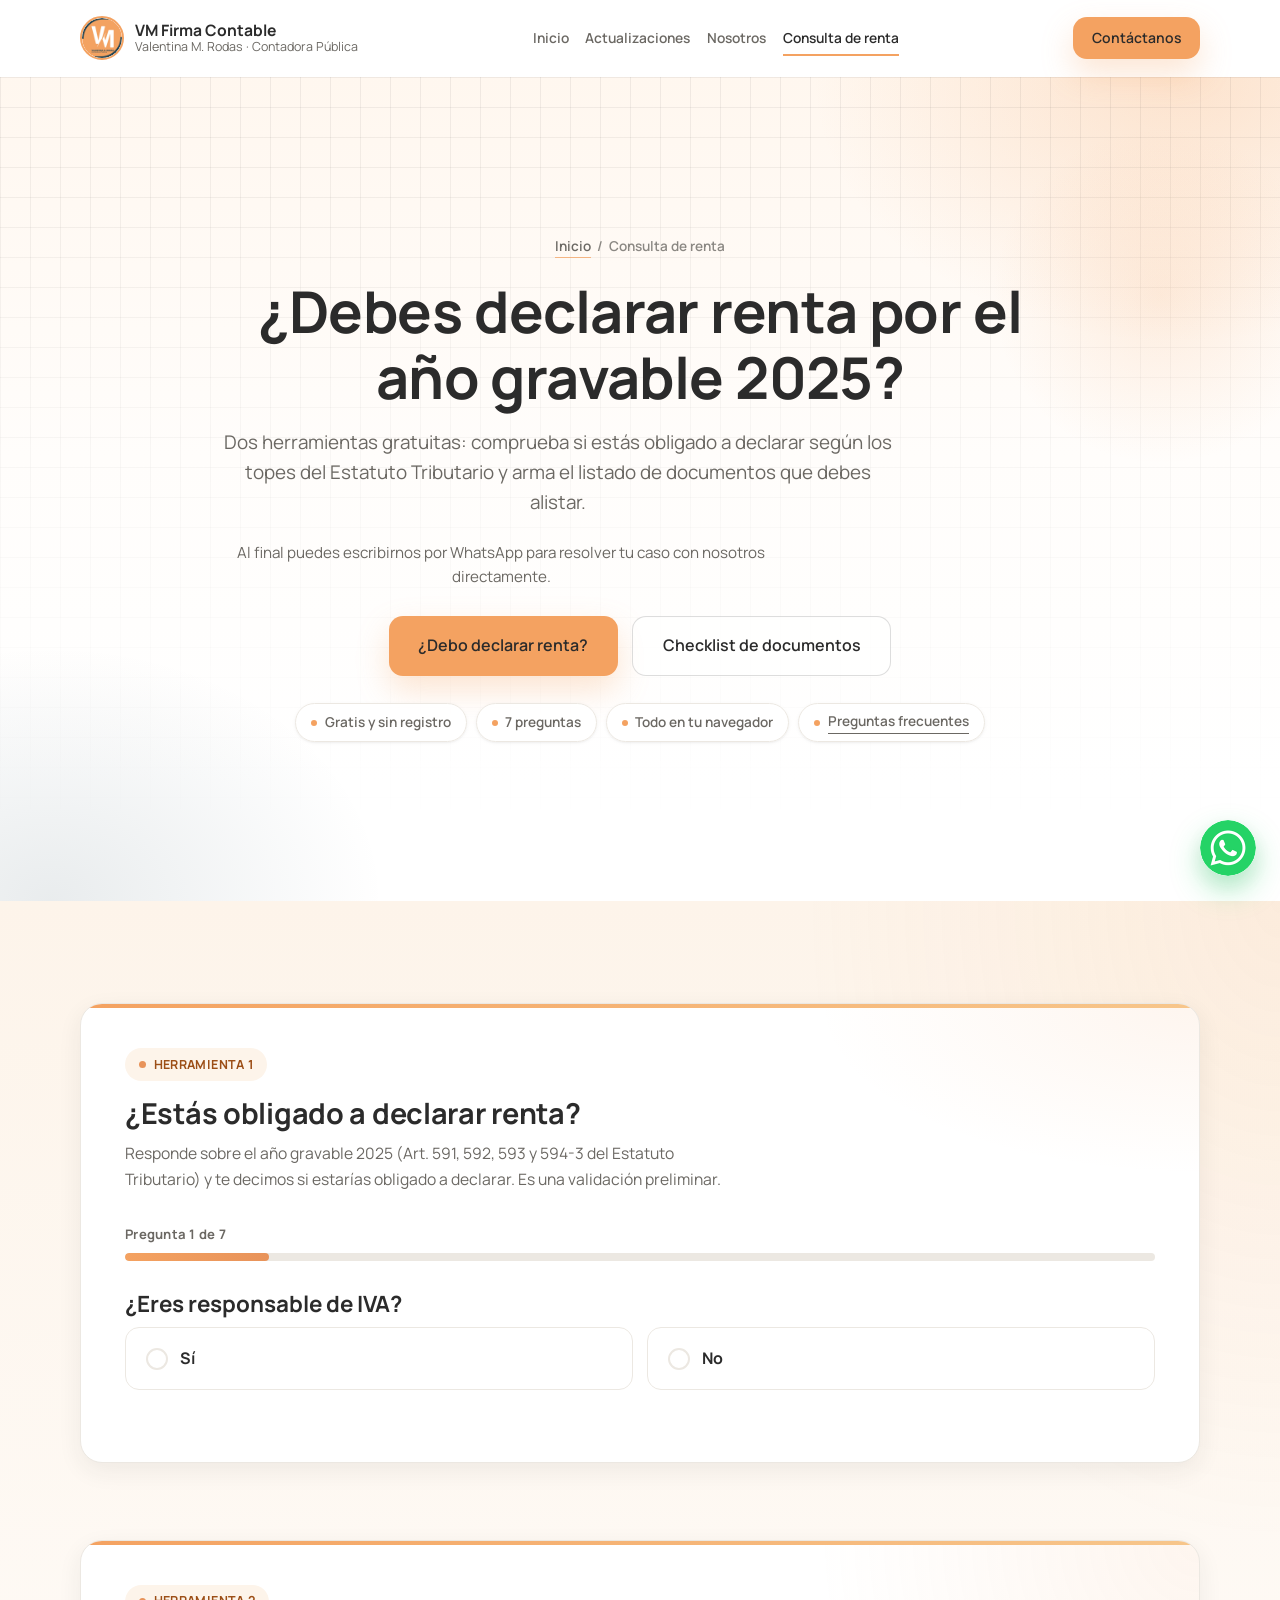
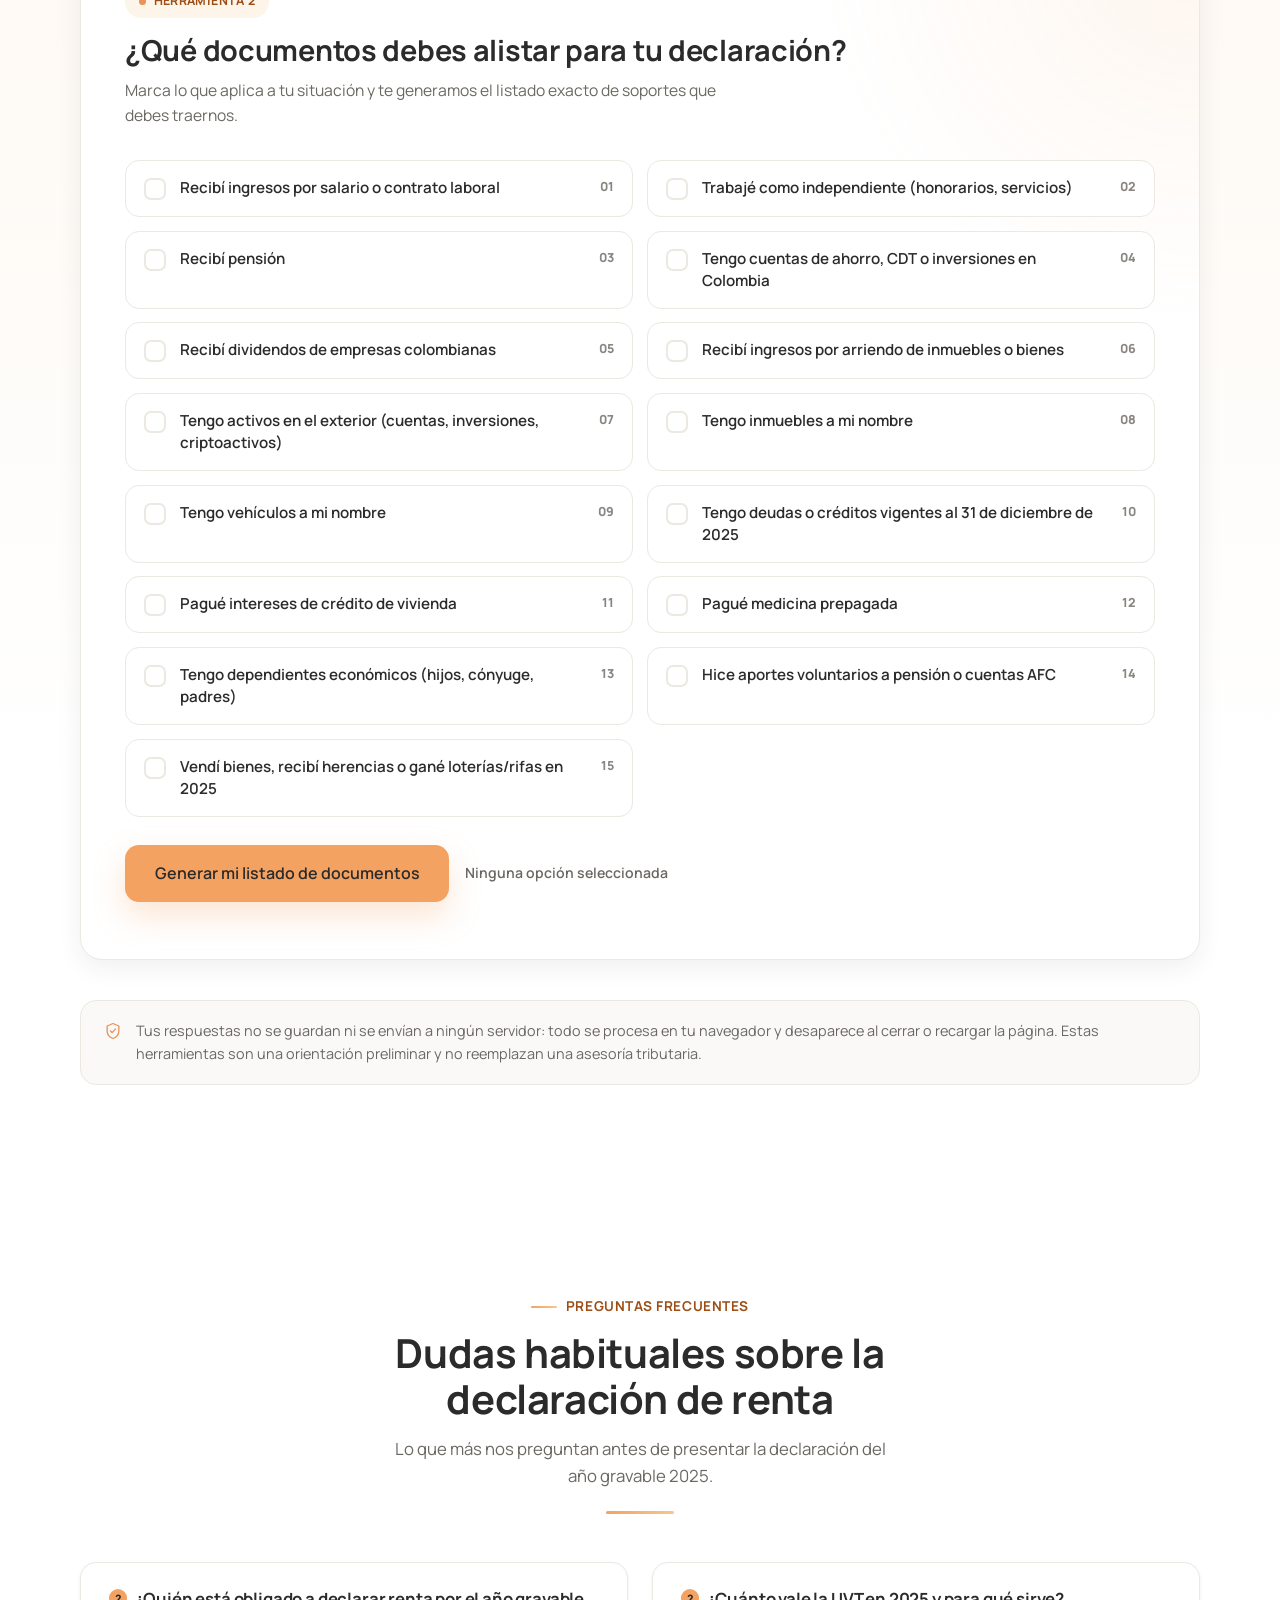
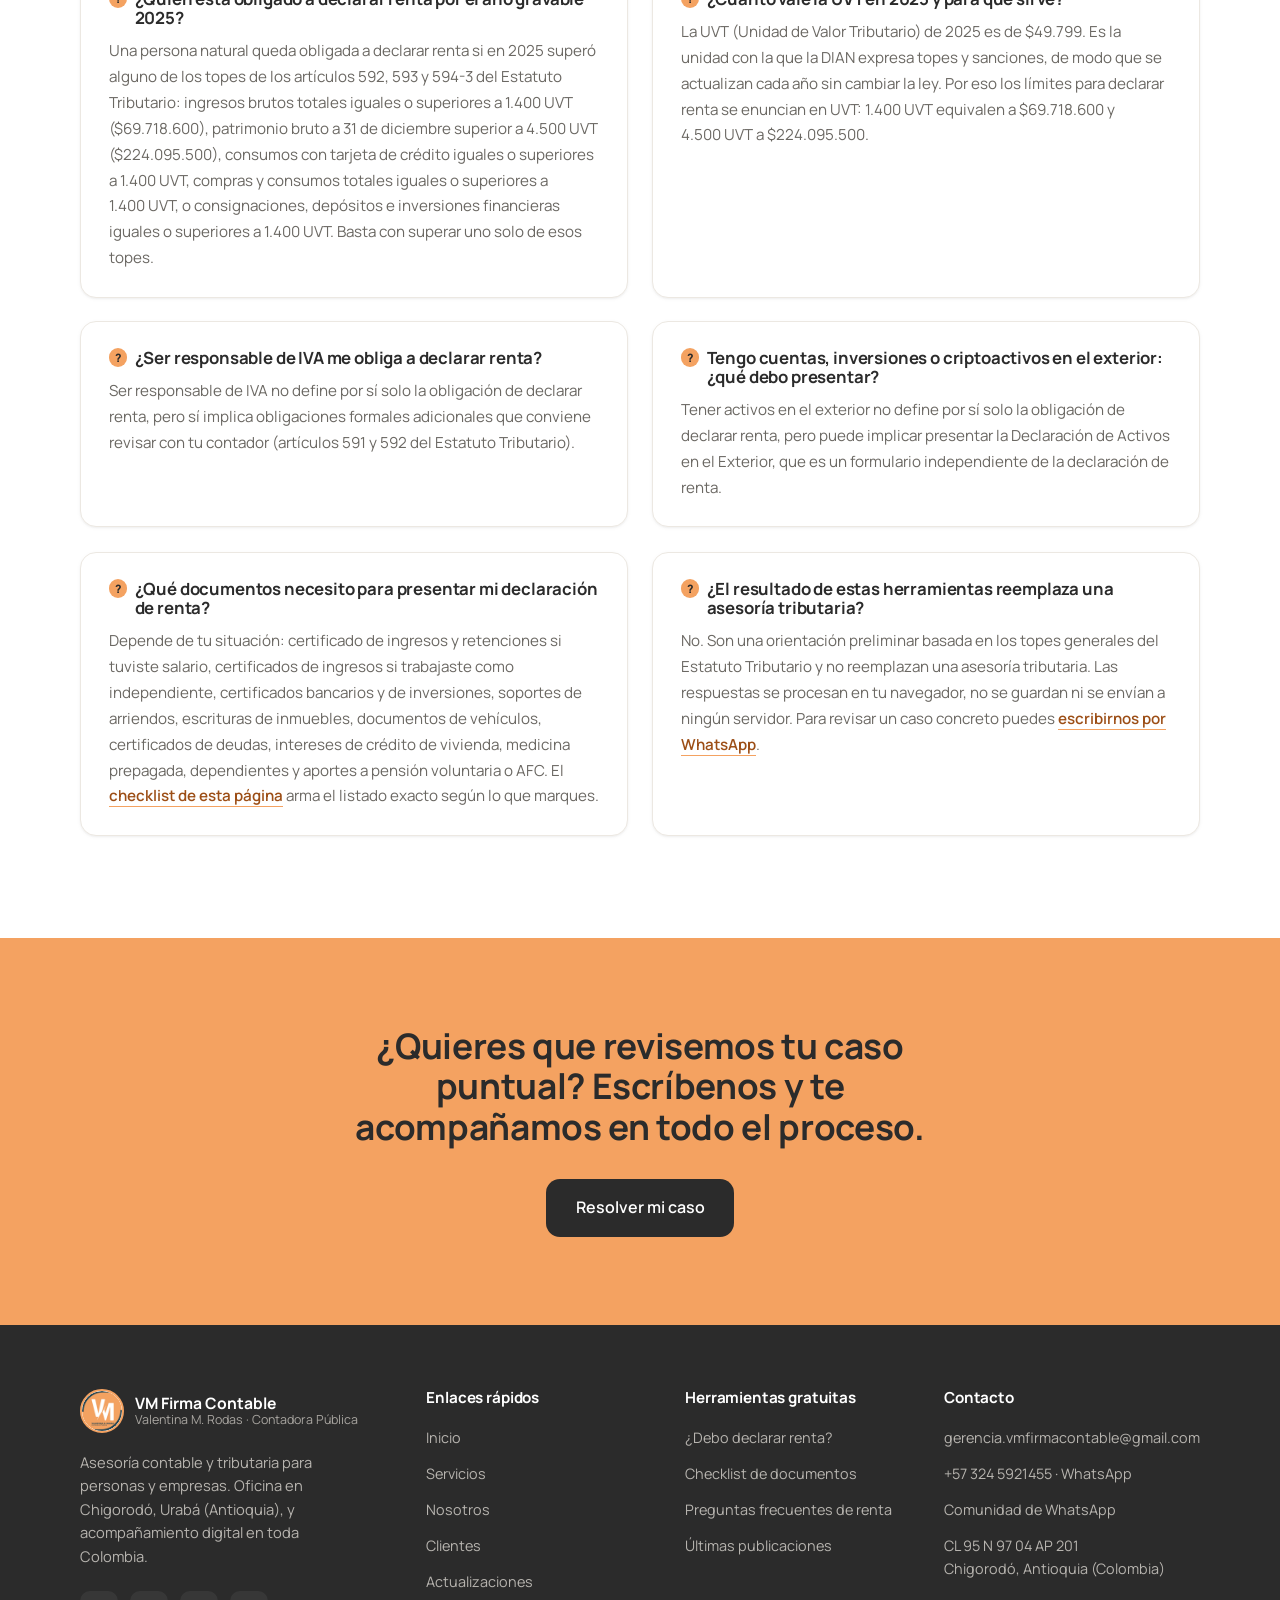
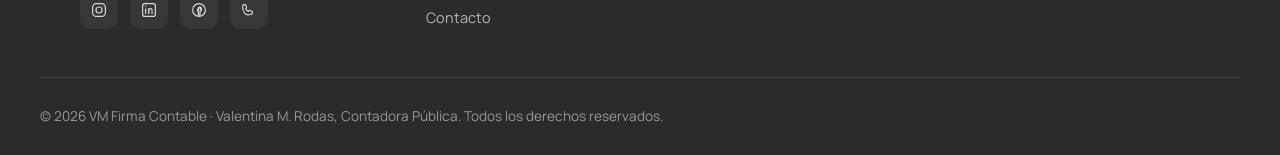
<file: consulta-renta.html>
<!DOCTYPE html>
<html lang="es-CO">
<head>
  <meta charset="UTF-8">
  <meta name="viewport" content="width=device-width, initial-scale=1.0">
  <title>¿Debes declarar renta en 2025? Consulta gratis | VM Firma Contable</title>
  <meta name="description" content="Responde 7 preguntas y descubre si estás obligado a declarar renta por el año gravable 2025, y arma tu lista de documentos. Gratis y sin registro.">
  <meta name="author" content="Valentina M. Rodas">
  <meta name="robots" content="index, follow, max-snippet:-1, max-image-preview:large, max-video-preview:-1">
  <meta name="theme-color" content="#F4A261">

  <!-- URL canónica: evita que /index.html, parámetros o variantes
       se indexen como páginas distintas. -->
  <link rel="canonical" href="https://vmfirmacontable.vercel.app/consulta-renta.html">

  <!-- Open Graph (WhatsApp, Facebook, LinkedIn) -->
  <meta property="og:type" content="website">
  <meta property="og:locale" content="es_CO">
  <meta property="og:site_name" content="VM Firma Contable · Valentina M. Rodas">
  <meta property="og:url" content="https://vmfirmacontable.vercel.app/consulta-renta.html">
  <meta property="og:title" content="¿Debes declarar renta en 2025? Consulta gratis">
  <meta property="og:description" content="Dos herramientas gratuitas: verifica si estás obligado a declarar renta y arma tu checklist de documentos.">
  <meta property="og:image" content="https://vmfirmacontable.vercel.app/assets/og-image.jpg">
  <meta property="og:image:width" content="1200">
  <meta property="og:image:height" content="630">
  <meta property="og:image:alt" content="Valentina M. Rodas, Contadora Pública — VM Firma Contable, Chigorodó, Urabá">

  <!-- Twitter / X -->
  <meta name="twitter:card" content="summary_large_image">
  <meta name="twitter:title" content="¿Debes declarar renta en 2025? Consulta gratis">
  <meta name="twitter:description" content="Dos herramientas gratuitas: verifica si estás obligado a declarar renta y arma tu checklist de documentos.">
  <meta name="twitter:image" content="https://vmfirmacontable.vercel.app/assets/og-image.jpg">

  <!-- Iconos y manifiesto (el logo real de la marca, en tamaño de icono) -->
  <link rel="icon" href="assets/logo-vm-96.png" type="image/png" sizes="96x96">
  <link rel="apple-touch-icon" href="assets/logo-vm-96.png">
  <link rel="manifest" href="site.webmanifest">

  <!-- Tipografía: se precarga y se aplica sin bloquear el render.
       Pesos usados realmente por el CSS: 400, 600, 700 y 800. -->
  <link rel="preconnect" href="https://fonts.googleapis.com">
  <link rel="preconnect" href="https://fonts.gstatic.com" crossorigin>
  <link rel="preload" as="style" href="https://fonts.googleapis.com/css2?family=Manrope:wght@400;600;700;800&display=swap">
  <link rel="stylesheet" href="https://fonts.googleapis.com/css2?family=Manrope:wght@400;600;700;800&display=swap" media="print" onload="this.media='all'">
  <noscript><link rel="stylesheet" href="https://fonts.googleapis.com/css2?family=Manrope:wght@400;600;700;800&display=swap"></noscript>

  <link rel="stylesheet" href="css/styles.css">
  <link rel="stylesheet" href="css/pages.css">

  <!-- ===================================================================
       Datos estructurados: pagina de herramientas + preguntas frecuentes.
       El FAQPage refleja exactamente el bloque "Preguntas frecuentes"
       visible mas abajo. Si editas ese texto, actualiza tambien este JSON.
       =================================================================== -->
  <script type="application/ld+json">
  {
    "@context": "https://schema.org",
    "@graph": [
      {
        "@type": "WebPage",
        "@id": "https://vmfirmacontable.vercel.app/consulta-renta.html#webpage",
        "url": "https://vmfirmacontable.vercel.app/consulta-renta.html",
        "name": "\u00bfDebes declarar renta en 2025? Consulta gratis | VM Firma Contable",
        "description": "Herramientas gratuitas para verificar si est\u00e1s obligado a declarar renta por el a\u00f1o gravable 2025 y para armar el listado de documentos necesarios.",
        "isPartOf": { "@id": "https://vmfirmacontable.vercel.app/#website" },
        "publisher": { "@id": "https://vmfirmacontable.vercel.app/#firma" },
        "inLanguage": "es-CO"
      },
      {
        "@type": "FAQPage",
        "@id": "https://vmfirmacontable.vercel.app/consulta-renta.html#faq",
        "isPartOf": { "@id": "https://vmfirmacontable.vercel.app/consulta-renta.html#webpage" },
        "mainEntity": [
          {
            "@type": "Question",
            "name": "\u00bfQui\u00e9n est\u00e1 obligado a declarar renta por el a\u00f1o gravable 2025?",
            "acceptedAnswer": {
              "@type": "Answer",
              "text": "Una persona natural queda obligada a declarar renta si en 2025 super\u00f3 alguno de los topes de los art\u00edculos 592, 593 y 594-3 del Estatuto Tributario: ingresos brutos totales iguales o superiores a 1.400 UVT ($69.718.600), patrimonio bruto a 31 de diciembre superior a 4.500 UVT ($224.095.500), consumos con tarjeta de cr\u00e9dito iguales o superiores a 1.400 UVT, compras y consumos totales iguales o superiores a 1.400 UVT, o consignaciones, dep\u00f3sitos e inversiones financieras iguales o superiores a 1.400 UVT. Basta con superar uno solo de esos topes."
            }
          },
          {
            "@type": "Question",
            "name": "\u00bfCu\u00e1nto vale la UVT en 2025 y para qu\u00e9 sirve?",
            "acceptedAnswer": {
              "@type": "Answer",
              "text": "La UVT (Unidad de Valor Tributario) de 2025 es de $49.799. Es la unidad con la que la DIAN expresa topes y sanciones, de modo que se actualizan cada a\u00f1o sin cambiar la ley. Por eso los l\u00edmites para declarar renta se enuncian en UVT: 1.400 UVT equivalen a $69.718.600 y 4.500 UVT a $224.095.500."
            }
          },
          {
            "@type": "Question",
            "name": "\u00bfSer responsable de IVA me obliga a declarar renta?",
            "acceptedAnswer": {
              "@type": "Answer",
              "text": "Ser responsable de IVA no define por s\u00ed solo la obligaci\u00f3n de declarar renta, pero s\u00ed implica obligaciones formales adicionales que conviene revisar con tu contador (art\u00edculos 591 y 592 del Estatuto Tributario)."
            }
          },
          {
            "@type": "Question",
            "name": "Tengo cuentas, inversiones o criptoactivos en el exterior: \u00bfqu\u00e9 debo presentar?",
            "acceptedAnswer": {
              "@type": "Answer",
              "text": "Tener activos en el exterior no define por s\u00ed solo la obligaci\u00f3n de declarar renta, pero puede implicar presentar la Declaraci\u00f3n de Activos en el Exterior, que es un formulario independiente de la declaraci\u00f3n de renta."
            }
          },
          {
            "@type": "Question",
            "name": "\u00bfQu\u00e9 documentos necesito para presentar mi declaraci\u00f3n de renta?",
            "acceptedAnswer": {
              "@type": "Answer",
              "text": "Depende de tu situaci\u00f3n: certificado de ingresos y retenciones si tuviste salario, certificados de ingresos si trabajaste como independiente, certificados bancarios y de inversiones, soportes de arriendos, escrituras de inmuebles, documentos de veh\u00edculos, certificados de deudas, intereses de cr\u00e9dito de vivienda, medicina prepagada, dependientes y aportes a pensi\u00f3n voluntaria o AFC. El checklist de esta p\u00e1gina arma el listado exacto seg\u00fan lo que marques."
            }
          },
          {
            "@type": "Question",
            "name": "\u00bfEl resultado de estas herramientas reemplaza una asesor\u00eda tributaria?",
            "acceptedAnswer": {
              "@type": "Answer",
              "text": "No. Son una orientaci\u00f3n preliminar basada en los topes generales del Estatuto Tributario y no reemplazan una asesor\u00eda tributaria. Las respuestas se procesan en tu navegador, no se guardan ni se env\u00edan a ning\u00fan servidor. Para revisar un caso concreto puedes escribirnos por WhatsApp."
            }
          }
        ]
      },
      {
        "@type": "BreadcrumbList",
        "@id": "https://vmfirmacontable.vercel.app/consulta-renta.html#breadcrumb",
        "itemListElement": [
        { "@type": "ListItem", "position": 1, "name": "Inicio", "item": "https://vmfirmacontable.vercel.app/" },
        { "@type": "ListItem", "position": 2, "name": "Consulta de renta" }
        ]
      }
    ]
  }
  </script>
</head>
<body data-page="consulta-renta">
  <a class="skip-link" href="#main-content">Saltar al contenido principal</a>

  <header class="site-header" id="siteHeader">
    <div class="container site-header__inner">
      <a href="index.html" class="brand" aria-label="VM Firma Contable — Ir al inicio">
        <span class="brand__mark" aria-hidden="true">
          <img src="assets/logo-vm-96.png" alt="" width="96" height="96">
        </span>
        <span class="brand__text">
          <span class="brand__name">VM Firma Contable</span>
          <span class="brand__role">Valentina M. Rodas<span class="brand__role-extra"> · Contadora Pública</span></span>
        </span>
      </a>

      <nav class="main-nav" id="mainNav" aria-label="Navegación principal">
        <ul class="main-nav__list">
          <li><a href="index.html#inicio">Inicio</a></li>
          <li><a href="actualizaciones-contables.html" data-page="actualizaciones">Actualizaciones</a></li>
          <li><a href="biografia.html" data-page="biografia">Nosotros</a></li>
          <li><a href="consulta-renta.html" data-page="consulta-renta">Consulta de renta</a></li>
        </ul>
      </nav>

      <div class="site-header__actions">
        <a href="index.html#contacto" class="btn btn--primary btn--sm">
          <span class="btn-text-full">Contáctanos</span>
          <span class="btn-text-short">Contacto</span>
        </a>
      </div>

      <button type="button" class="nav-toggle" id="navToggle" aria-expanded="false" aria-controls="mainNav" aria-label="Abrir menú de navegación">
        <span class="nav-toggle__bar"></span>
        <span class="nav-toggle__bar"></span>
        <span class="nav-toggle__bar"></span>
      </button>
    </div>
  </header>

  <main id="main-content">

    <!-- ===================== HERO ===================== -->
    <section class="hero page-hero hero--claro hero--papel">
      <div class="container hero__inner">
        <div class="hero__content">
          <nav class="breadcrumb" aria-label="Ruta de navegación">
            <a href="index.html">Inicio</a>
            <span aria-hidden="true">/</span>
            <span>Consulta de renta</span>
          </nav>

          <h1 class="hero__title reveal">¿Debes declarar renta por el año gravable 2025?</h1>
          <p class="hero__subtitle reveal">Dos herramientas gratuitas: comprueba si estás obligado a declarar según los topes del Estatuto Tributario y arma el listado de documentos que debes alistar.</p>
          <p class="hero__note reveal">Al final puedes escribirnos por WhatsApp para resolver tu caso con nosotros directamente.</p>
          <div class="hero__cta reveal">
            <a href="#renta" class="btn btn--primary btn--lg">¿Debo declarar renta?</a>
            <a href="#documentos" class="btn btn--ghost btn--lg">Checklist de documentos</a>
          </div>

          <ul class="hero__chips reveal">
            <li>Gratis y sin registro</li>
            <li>7 preguntas</li>
            <li>Todo en tu navegador</li>
            <li><a href="#preguntas-frecuentes">Preguntas frecuentes</a></li>
          </ul>
        </div>
      </div>
    </section>

    <!-- ===================== HERRAMIENTAS ===================== -->
    <section class="section section--alt">
      <div class="container">

        <noscript>
          <p class="tool-disclaimer">Estas herramientas funcionan en tu navegador con JavaScript. Actívalo para usarlas, o escríbenos por WhatsApp al +57 324 5921455 y resolvemos tu caso directamente.</p>
        </noscript>

        <!-- ---------- Herramienta 1 ---------- -->
        <article id="renta" class="tool">
          <div class="tool-card" id="quizRenta">
            <div class="tool-card__head">
              <p class="tool-card__eyebrow">Herramienta 1</p>
              <h2 class="tool-card__title">¿Estás obligado a declarar renta?</h2>
              <p class="tool-card__text">Responde sobre el año gravable 2025 (Art. 591, 592, 593 y 594-3 del Estatuto Tributario) y te decimos si estarías obligado a declarar. Es una validación preliminar.</p>
            </div>

            <div data-quiz-form>
              <div class="tool-progress">
                <p class="tool-progress__label" data-quiz-step-label>Pregunta 1 de 7</p>
                <div class="progress-bar"
                     data-quiz-progressbar
                     role="progressbar"
                     aria-label="Avance del formulario"
                     aria-valuemin="1"
                     aria-valuemax="7"
                     aria-valuenow="1">
                  <span class="progress-bar__fill" data-quiz-progress></span>
                </div>
              </div>

              <form novalidate>
                <!-- Pasos generados desde js/data/preguntas-renta.js -->
                <div data-quiz-steps></div>
              </form>
            </div>

            <div data-quiz-result hidden></div>
          </div>
        </article>

        <!-- ---------- Herramienta 2 ---------- -->
        <article id="documentos" class="tool">
          <div class="tool-card" id="checklistDocumentos">
            <div class="tool-card__head">
              <p class="tool-card__eyebrow">Herramienta 2</p>
              <h2 class="tool-card__title">¿Qué documentos debes alistar para tu declaración?</h2>
              <p class="tool-card__text">Marca lo que aplica a tu situación y te generamos el listado exacto de soportes que debes traernos.</p>
            </div>

            <div data-checklist-form>
              <!-- Opciones generadas desde js/data/documentos-por-opcion.js -->
              <div class="check-grid" data-checklist-grid></div>

              <div class="check-actions">
                <button type="button" class="btn btn--primary btn--lg" data-checklist-submit>Generar mi listado de documentos</button>
                <span class="check-actions__count" data-checklist-count aria-live="polite"></span>
              </div>

              <p class="form-error" data-checklist-error role="status"></p>
            </div>

            <div data-checklist-result hidden></div>
          </div>
        </article>

        <p class="tool-note">
          <svg viewBox="0 0 24 24" fill="none" stroke="currentColor" stroke-width="1.6" stroke-linecap="round" stroke-linejoin="round" aria-hidden="true"><path d="M12 3l7 3v6c0 4.5-3 7.5-7 9-4-1.5-7-4.5-7-9V6l7-3z"/><path d="M9 12l2 2 4-4.5"/></svg>
          <span>Tus respuestas no se guardan ni se envían a ningún servidor: todo se procesa en tu navegador y desaparece al cerrar o recargar la página. Estas herramientas son una orientación preliminar y no reemplazan una asesoría tributaria.</span>
        </p>
      </div>
    </section>

    <!-- ===================== PREGUNTAS FRECUENTES =====================
         Contenido visible que respalda el FAQPage declarado en el <head>.
         Si editas una pregunta o una respuesta aqui, actualiza tambien el
         JSON-LD: Google exige que el texto coincida con lo que se ve.
         Cifras tomadas de js/data/preguntas-renta.js (UVT 2025 = $49.799).
    ================================================================== -->
    <section id="preguntas-frecuentes" class="section">
      <div class="container">
        <div class="section-header center reveal">
          <p class="section-eyebrow">Preguntas frecuentes</p>
          <h2 class="section-title">Dudas habituales sobre la declaración de renta</h2>
          <p class="section-subtitle">Lo que más nos preguntan antes de presentar la declaración del año gravable 2025.</p>
        </div>

        <div class="faq__grid">
          <article class="faq-item reveal">
            <h3 class="faq-item__q">¿Quién está obligado a declarar renta por el año gravable 2025?</h3>
            <p class="faq-item__a">Una persona natural queda obligada a declarar renta si en 2025 superó alguno de los topes de los artículos 592, 593 y 594-3 del Estatuto Tributario: ingresos brutos totales iguales o superiores a 1.400&nbsp;UVT ($69.718.600), patrimonio bruto a 31 de diciembre superior a 4.500&nbsp;UVT ($224.095.500), consumos con tarjeta de crédito iguales o superiores a 1.400&nbsp;UVT, compras y consumos totales iguales o superiores a 1.400&nbsp;UVT, o consignaciones, depósitos e inversiones financieras iguales o superiores a 1.400&nbsp;UVT. Basta con superar uno solo de esos topes.</p>
          </article>

          <article class="faq-item reveal">
            <h3 class="faq-item__q">¿Cuánto vale la UVT en 2025 y para qué sirve?</h3>
            <p class="faq-item__a">La UVT (Unidad de Valor Tributario) de 2025 es de $49.799. Es la unidad con la que la DIAN expresa topes y sanciones, de modo que se actualizan cada año sin cambiar la ley. Por eso los límites para declarar renta se enuncian en UVT: 1.400&nbsp;UVT equivalen a $69.718.600 y 4.500&nbsp;UVT a $224.095.500.</p>
          </article>

          <article class="faq-item reveal">
            <h3 class="faq-item__q">¿Ser responsable de IVA me obliga a declarar renta?</h3>
            <p class="faq-item__a">Ser responsable de IVA no define por sí solo la obligación de declarar renta, pero sí implica obligaciones formales adicionales que conviene revisar con tu contador (artículos 591 y 592 del Estatuto Tributario).</p>
          </article>

          <article class="faq-item reveal">
            <h3 class="faq-item__q">Tengo cuentas, inversiones o criptoactivos en el exterior: ¿qué debo presentar?</h3>
            <p class="faq-item__a">Tener activos en el exterior no define por sí solo la obligación de declarar renta, pero puede implicar presentar la Declaración de Activos en el Exterior, que es un formulario independiente de la declaración de renta.</p>
          </article>

          <article class="faq-item reveal">
            <h3 class="faq-item__q">¿Qué documentos necesito para presentar mi declaración de renta?</h3>
            <p class="faq-item__a">Depende de tu situación: certificado de ingresos y retenciones si tuviste salario, certificados de ingresos si trabajaste como independiente, certificados bancarios y de inversiones, soportes de arriendos, escrituras de inmuebles, documentos de vehículos, certificados de deudas, intereses de crédito de vivienda, medicina prepagada, dependientes y aportes a pensión voluntaria o AFC. El <a href="#documentos">checklist de esta página</a> arma el listado exacto según lo que marques.</p>
          </article>

          <article class="faq-item reveal">
            <h3 class="faq-item__q">¿El resultado de estas herramientas reemplaza una asesoría tributaria?</h3>
            <p class="faq-item__a">No. Son una orientación preliminar basada en los topes generales del Estatuto Tributario y no reemplazan una asesoría tributaria. Las respuestas se procesan en tu navegador, no se guardan ni se envían a ningún servidor. Para revisar un caso concreto puedes <a href="https://wa.me/573245921455" data-wa="consultaRenta" target="_blank" rel="noopener">escribirnos por WhatsApp</a>.</p>
          </article>
        </div>
      </div>
    </section>

    <!-- ===================== CTA FINAL ===================== -->
    <section class="cta">
      <div class="container cta__inner reveal">
        <h2 class="cta__title">¿Quieres que revisemos tu caso puntual? Escríbenos y te acompañamos en todo el proceso.</h2>
        <a href="https://wa.me/573245921455" class="btn btn--dark btn--lg" data-wa="consultaRenta">Resolver mi caso</a>
      </div>
    </section>
  </main>

  <!-- ===================== FOOTER ===================== -->
  <footer class="site-footer">
    <div class="container site-footer__grid">
      <div class="site-footer__brand">
        <a href="index.html" class="brand" aria-label="VM Firma Contable — Ir al inicio">
          <span class="brand__mark" aria-hidden="true">
            <img src="assets/logo-vm-96.png" alt="" width="96" height="96">
          </span>
          <span class="brand__text">
            <span class="brand__name">VM Firma Contable</span>
            <span class="brand__role">Valentina M. Rodas<span class="brand__role-extra"> · Contadora Pública</span></span>
          </span>
        </a>
        <p>Asesoría contable y tributaria para personas y empresas. Oficina en Chigorodó, Urabá (Antioquia), y acompañamiento digital en toda Colombia.</p>
        <ul class="site-footer__social">
          <li><a target="_blank" rel="noopener noreferrer" href="https://www.instagram.com/vmfirmacontable/?hl=es" aria-label="Síguenos en Instagram"><svg viewBox="0 0 24 24" fill="none" stroke="currentColor" stroke-width="1.6" stroke-linecap="round" stroke-linejoin="round"><rect x="3.5" y="3.5" width="17" height="17" rx="5"/><circle cx="12" cy="12" r="4"/><circle cx="17" cy="7" r="0.6" fill="currentColor" stroke="none"/></svg></a></li>
          <li><a target="_blank" rel="noopener noreferrer" href="https://www.linkedin.com/in/rodasvalentina12" aria-label="Síguenos en LinkedIn"><svg viewBox="0 0 24 24" fill="none" stroke="currentColor" stroke-width="1.6" stroke-linecap="round" stroke-linejoin="round"><rect x="3.5" y="3.5" width="17" height="17" rx="3"/><line x1="7.5" y1="10.5" x2="7.5" y2="16.5"/><line x1="7.5" y1="7.2" x2="7.5" y2="7.3"/><path d="M11.5 16.5v-4a2.3 2.3 0 014.6 0v4"/><line x1="11.5" y1="10.5" x2="11.5" y2="16.5"/></svg></a></li>
          <li><a target="_blank" rel="noopener noreferrer" href="https://www.facebook.com/profile.php?id=61587332335362&ref=PROFILE_EDIT_xav_ig_profile_page_web" aria-label="Síguenos en Facebook"><svg viewBox="0 0 24 24" fill="none" stroke="currentColor" stroke-width="1.6" stroke-linecap="round" stroke-linejoin="round"><circle cx="12" cy="12" r="8.5"/><path d="M13.8 8.2h-1.3c-.8 0-1.3.6-1.3 1.4v1.6H9.9v2.1h1.3v5.6h2.2v-5.6h1.6l.3-2.1h-1.9V9.9c0-.3.2-.5.5-.5h1.4z"/></svg></a></li>
          <li><a href="https://wa.me/573245921455" data-wa="general" target="_blank" rel="noopener" aria-label="Escríbenos por WhatsApp"><svg viewBox="0 0 24 24" fill="none" stroke="currentColor" stroke-width="1.6" stroke-linecap="round" stroke-linejoin="round"><path d="M3.5 6.5c0-1 .8-1.8 1.8-1.8h1.6c.5 0 .9.3 1 .8l.8 2.6c.1.4 0 .8-.3 1.1l-1 .9c.7 1.7 2 3 3.7 3.7l.9-1c.3-.3.7-.4 1.1-.3l2.6.8c.5.1.8.5.8 1v1.6c0 1-.8 1.8-1.8 1.8C8.3 20.6 3.4 15.7 3.5 6.5z"/></svg></a></li>
        </ul>
      </div>

      <nav class="site-footer__col" aria-label="Enlaces rápidos">
        <h3>Enlaces rápidos</h3>
        <ul>
          <li><a href="index.html#inicio">Inicio</a></li>
          <li><a href="index.html#servicios">Servicios</a></li>
          <li><a href="biografia.html">Nosotros</a></li>
          <li><a href="index.html#clientes">Clientes</a></li>
          <li><a href="actualizaciones-contables.html">Actualizaciones</a></li>
          <li><a href="index.html#contacto">Contacto</a></li>
        </ul>
      </nav>

      <nav class="site-footer__col" aria-label="Herramientas gratuitas">
        <h3>Herramientas gratuitas</h3>
        <ul>
          <li><a href="consulta-renta.html#renta">¿Debo declarar renta?</a></li>
          <li><a href="consulta-renta.html#documentos">Checklist de documentos</a></li>
          <li><a href="consulta-renta.html#preguntas-frecuentes">Preguntas frecuentes de renta</a></li>
          <li><a href="actualizaciones-contables.html#publicaciones">Últimas publicaciones</a></li>
        </ul>
      </nav>

      <div class="site-footer__col">
        <h3>Contacto</h3>
        <ul>
          <li><a href="mailto:gerencia.vmfirmacontable@gmail.com">gerencia.vmfirmacontable@gmail.com</a></li>
          <li><a href="tel:+573245921455">+57 324 5921455</a> · <a href="https://wa.me/573245921455" data-wa="general" target="_blank" rel="noopener">WhatsApp</a></li>
          <li><a href="https://chat.whatsapp.com/EwELMxwd1Uo0adixCrLXA1" data-wa-comunidad target="_blank" rel="noopener">Comunidad de WhatsApp</a></li>
          <li>CL 95 N 97 04 AP 201<br>Chigorodó, Antioquia (Colombia)</li>
        </ul>
      </div>
    </div>

    <div class="site-footer__bottom">
      <div class="container site-footer__bottom-inner">
        <p>© 2026 VM Firma Contable · Valentina M. Rodas, Contadora Pública. Todos los derechos reservados.</p>
      </div>
    </div>
  </footer>

  <!-- Botones flotantes: WhatsApp y volver arriba.
       El icono es assets/whatsapp.png: cambialo por otro archivo con el
       mismo nombre para reemplazarlo. -->
  <a href="https://wa.me/573245921455" class="whatsapp-fab" data-wa="consultaRenta" target="_blank" rel="noopener" aria-label="Escríbenos por WhatsApp">
    <img src="assets/whatsapp.png" alt="" width="56" height="56" loading="lazy" decoding="async">
  </a>

  <button type="button" class="to-top" data-to-top aria-label="Volver arriba">
    <svg viewBox="0 0 24 24" fill="none" stroke="currentColor" stroke-width="2" stroke-linecap="round" stroke-linejoin="round" aria-hidden="true"><path d="M12 19V5"/><path d="M5.5 11.5L12 5l6.5 6.5"/></svg>
  </button>

  <!-- Configuración y datos estáticos locales (sin backend, sin APIs externas) -->
  <script src="js/config.js"></script>
  <script src="js/data/preguntas-renta.js"></script>
  <script src="js/data/documentos-por-opcion.js"></script>

  <script src="js/main.js" defer></script>
  <script src="js/consulta-renta.js" defer></script>
</body>
</html>
</file>
<file: css/styles.css>
/* =============================================================
   Valentina Rodas · Contadora Pública — Design System & Styles
   ============================================================= */

/* ---------- Reset ---------- */
*, *::before, *::after { box-sizing: border-box; }
html, body, h1, h2, h3, h4, p, ul, ol, li, figure { margin: 0; }
ul, ol { padding: 0; list-style: none; }
img, svg { display: block; max-width: 100%; }
a { color: inherit; text-decoration: none; }
button { font: inherit; color: inherit; background: none; border: none; cursor: pointer; }
input, textarea { font: inherit; color: inherit; }

/* ---------- Design tokens ---------- */
:root {
  --color-accent: #F4A261;
  --color-accent-dark: #E8935A;
  --color-accent-light: #FCEBD9;
  --color-accent-tint: #FDF4EA;
  --color-accent-text: #9C4E16;

  --color-white: #FFFFFF;
  --color-black: #2B2B2B;
  --color-ink: #1F1F1F;

  --color-text: #2B2B2B;
  --color-text-secondary: #6B6863;
  --color-text-muted: #8A8782;

  --color-border: #ECE8E2;
  --color-surface: #FAF9F7;

  --radius-sm: 10px;
  --radius-md: 14px;
  --radius-lg: 16px;
  --radius-full: 999px;

  --shadow-sm: 0 1px 2px rgba(43, 43, 43, 0.05), 0 1px 4px rgba(43, 43, 43, 0.04);
  --shadow-md: 0 8px 24px rgba(43, 43, 43, 0.07);
  --shadow-lg: 0 20px 48px rgba(43, 43, 43, 0.10);
  --shadow-accent: 0 14px 32px rgba(244, 162, 97, 0.28);

  --font-sans: 'Manrope', -apple-system, BlinkMacSystemFont, 'Segoe UI', sans-serif;

  --ease: cubic-bezier(0.4, 0, 0.2, 1);
  --transition: 300ms var(--ease);

  --container-max: 1200px;
  --section-pad: clamp(4rem, 8vw, 7rem);
}

/* ---------- Base ---------- */
html {
  scroll-behavior: smooth;
  -webkit-text-size-adjust: 100%;
}

body {
  font-family: var(--font-sans);
  color: var(--color-text);
  background: var(--color-white);
  line-height: 1.6;
  font-weight: 400;
  -webkit-font-smoothing: antialiased;
}

h1, h2, h3, h4 {
  font-weight: 700;
  line-height: 1.15;
  letter-spacing: -0.01em;
  color: var(--color-black);
}

.container {
  width: 100%;
  max-width: var(--container-max);
  margin: 0 auto;
  padding: 0 1.5rem;
}

.section { padding: var(--section-pad) 0; }

@media (min-width: 640px) {
  .container { padding: 0 2.5rem; }
}

.skip-link {
  position: absolute;
  left: 1rem; top: -60px;
  background: var(--color-black);
  color: var(--color-white);
  padding: 0.75rem 1.25rem;
  border-radius: var(--radius-sm);
  z-index: 1000;
  transition: top 200ms var(--ease);
}
.skip-link:focus { top: 1rem; }

:focus-visible {
  outline: 2px solid var(--color-accent-text);
  outline-offset: 3px;
  border-radius: 4px;
}

@media (prefers-reduced-motion: reduce) {
  html { scroll-behavior: auto; }
  *, *::before, *::after {
    animation-duration: 0.01ms !important;
    animation-iteration-count: 1 !important;
    transition-duration: 0.01ms !important;
  }
}

/* ---------- Scroll reveal ---------- */
.reveal.reveal-armed {
  opacity: 0;
  transform: translateY(24px);
  transition: opacity 700ms var(--ease), transform 700ms var(--ease);
  will-change: opacity, transform;
}
.reveal.reveal-armed.is-visible {
  opacity: 1;
  transform: translateY(0);
}

/* ---------- Buttons ---------- */
.btn {
  display: inline-flex;
  align-items: center;
  justify-content: center;
  gap: 0.5rem;
  font-weight: 600;
  font-size: 0.95rem;
  border-radius: var(--radius-md);
  padding: 0.85rem 1.5rem;
  transition: transform var(--transition), box-shadow var(--transition), background-color var(--transition), color var(--transition), border-color var(--transition);
  white-space: nowrap;
}

.btn--primary {
  background: var(--color-accent);
  color: var(--color-black);
  box-shadow: var(--shadow-accent);
}
.btn--primary:hover {
  background: var(--color-accent-dark);
  transform: translateY(-2px);
  box-shadow: 0 18px 36px rgba(244, 162, 97, 0.34);
}
.btn--primary:active { transform: translateY(0); }

.btn--dark {
  background: var(--color-black);
  color: var(--color-white);
}
.btn--dark:hover {
  background: #171717;
  transform: translateY(-2px);
  box-shadow: 0 16px 32px rgba(0, 0, 0, 0.18);
}

.btn--ghost {
  background: transparent;
  color: var(--color-black);
  border: 1.5px solid var(--color-border);
}
.btn--ghost:hover {
  border-color: var(--color-black);
  transform: translateY(-2px);
}

.btn--sm { padding: 0.6rem 1.15rem; font-size: 0.875rem; }
.btn--lg { padding: 1rem 1.85rem; font-size: 1rem; }

/* ---------- Section headers ---------- */
.section-eyebrow {
  display: inline-block;
  color: var(--color-accent-text);
  font-weight: 700;
  font-size: 0.85rem;
  letter-spacing: 0.04em;
  text-transform: uppercase;
  margin-bottom: 0.75rem;
}

.section-header { max-width: 640px; margin-bottom: 3rem; }
.section-header.center { margin-left: auto; margin-right: auto; text-align: center; }

.section-title {
  font-size: clamp(1.9rem, 3.2vw, 2.5rem);
  margin-bottom: 0.9rem;
}

.section-subtitle {
  font-size: 1.05rem;
  color: var(--color-text-secondary);
  max-width: 52ch;
}

.link-arrow {
  display: inline-flex;
  align-items: center;
  gap: 0.4rem;
  font-weight: 700;
  color: var(--color-black);
  border-bottom: 2px solid var(--color-accent);
  padding-bottom: 2px;
  transition: gap var(--transition), color var(--transition);
}
.link-arrow:hover { gap: 0.7rem; color: var(--color-accent-text); }

/* =============================================================
   HEADER
   ============================================================= */
.site-header {
  position: sticky;
  top: 0;
  z-index: 500;
  background: rgba(255, 255, 255, 0.85);
  backdrop-filter: blur(12px);
  -webkit-backdrop-filter: blur(12px);
  border-bottom: 1px solid transparent;
  transition: border-color var(--transition), box-shadow var(--transition);
}
.site-header.is-scrolled {
  border-color: var(--color-border);
  box-shadow: 0 4px 20px rgba(43, 43, 43, 0.05);
}

.site-header__inner {
  display: flex;
  align-items: center;
  justify-content: space-between;
  gap: 0.6rem;
  height: 76px;
}

.brand {
  display: flex;
  align-items: center;
  gap: 0.7rem;
  flex-shrink: 0;
  min-width: 0;
}

.brand__mark {
  display: flex;
  align-items: center;
  justify-content: center;
  width: 44px;
  height: 44px;
  border-radius: 50%;
  background: var(--color-white);
  border: 2px solid var(--color-accent);
  overflow: hidden;
  flex-shrink: 0;
  box-sizing: border-box;
}

.brand__mark img {
  width: 100%;
  height: 100%;
  object-fit: contain;
  display: block;
  border-radius: 50%;
}

.brand__text { display: flex; flex-direction: column; line-height: 1.2; }
.brand__name { font-weight: 700; font-size: 0.98rem; color: var(--color-black); }
.brand__role { font-size: 0.78rem; color: var(--color-text-secondary); }

/* La marca se lee "VM Firma Contable / Valentina M. Rodas - Contadora Publica".
   El cargo solo cabe en pantallas anchas; en movil queda nombre comercial
   arriba y persona natural debajo. */
@media (max-width: 639px) {
  .brand__role-extra { display: none; }
}

.main-nav {
  display: none;
}

.main-nav__list {
  display: flex;
  align-items: center;
  gap: 1.5rem;
}

.main-nav__list a {
  font-weight: 600;
  font-size: 0.92rem;
  color: var(--color-text-secondary);
  position: relative;
  padding: 0.3rem 0;
  transition: color var(--transition);
}
.main-nav__list a::after {
  content: '';
  position: absolute;
  left: 0; right: 0; bottom: -4px;
  height: 2px;
  background: var(--color-accent);
  transform: scaleX(0);
  transition: transform var(--transition);
}
.main-nav__list a:hover,
.main-nav__list a.is-active {
  color: var(--color-black);
}
.main-nav__list a:hover::after,
.main-nav__list a.is-active::after {
  transform: scaleX(1);
}

.site-header__actions {
  display: flex;
  align-items: center;
  gap: 0.6rem;
  flex-shrink: 0;
}
.site-header__actions .btn { flex-shrink: 0; }

.btn-text-short { display: none; }

.nav-toggle {
  display: flex;
  flex-direction: column;
  justify-content: center;
  align-items: center;
  gap: 5px;
  width: 40px;
  height: 40px;
  padding: 0.5rem;
  border-radius: var(--radius-sm);
  flex-shrink: 0;
}
.nav-toggle:hover { background: var(--color-surface); }
.nav-toggle__bar {
  display: block;
  width: 100%;
  height: 2px;
  background: var(--color-black);
  border-radius: 2px;
  transition: transform var(--transition), opacity var(--transition);
}
.nav-toggle[aria-expanded="true"] .nav-toggle__bar:nth-child(1) { transform: translateY(7px) rotate(45deg); }
.nav-toggle[aria-expanded="true"] .nav-toggle__bar:nth-child(2) { opacity: 0; }
.nav-toggle[aria-expanded="true"] .nav-toggle__bar:nth-child(3) { transform: translateY(-7px) rotate(-45deg); }

@media (min-width: 1140px) {
  .main-nav { display: block; }
  .nav-toggle { display: none; }
}

@media (max-width: 1139px) {
  .main-nav {
    display: block;
    position: absolute;
    top: 76px; left: 0; right: 0;
    background: var(--color-white);
    border-bottom: 1px solid var(--color-border);
    box-shadow: var(--shadow-md);
    max-height: 0;
    overflow: hidden;
    transition: max-height 350ms var(--ease);
  }
  .main-nav.is-open { max-height: 70vh; overflow-y: auto; }
  .main-nav__list {
    flex-direction: column;
    align-items: flex-start;
    gap: 0;
    padding: 0.5rem 1.5rem 1.5rem;
  }
  .main-nav__list li { width: 100%; }
  .main-nav__list a { display: block; padding: 0.85rem 0; width: 100%; }
  .main-nav__list a::after { display: none; }
}

@media (max-width: 479px) {
  .site-header .container { padding-left: 1rem; padding-right: 1rem; }
  .site-header__inner { gap: 0.5rem; }
  .site-header__actions { gap: 0.4rem; }
  .btn-text-full { display: none; }
  .btn-text-short { display: inline; }
  .site-header__actions .btn--primary { padding: 0.6rem 0.9rem; }
}

@media (max-width: 359px) {
  .brand__text { display: none; }
}

/* =============================================================
   HERO
   ============================================================= */
.hero {
  position: relative;
  padding: clamp(2.5rem, 6vw, 5rem) 0 clamp(3rem, 7vw, 6rem);
  overflow: hidden;
  isolation: isolate;
  background-color: #1e3944;
  background-image:
    radial-gradient(ellipse 85% 65% at 15% -10%, rgba(244, 162, 97, 0.20), transparent 60%),
    radial-gradient(ellipse 70% 60% at 105% 20%, rgba(96, 150, 163, 0.45), transparent 65%),
    radial-gradient(ellipse 55% 50% at 85% 100%, rgba(0, 0, 0, 0.22), transparent 60%),
    linear-gradient(155deg, #2d5566 0%, #264653 45%, #1a323d 100%);
}

.hero::before {
  content: "";
  position: absolute;
  inset: 0;
  background-image: radial-gradient(circle at 1px 1px, rgba(255, 255, 255, 0.07) 1px, transparent 0);
  background-size: 26px 26px;
  -webkit-mask-image: radial-gradient(ellipse 70% 70% at 25% 15%, #000 0%, transparent 72%);
  mask-image: radial-gradient(ellipse 70% 70% at 25% 15%, #000 0%, transparent 72%);
  pointer-events: none;
  z-index: 0;
}

.hero::after {
  content: "";
  position: absolute;
  width: min(46vw, 560px);
  aspect-ratio: 1;
  right: clamp(-160px, -8vw, -40px);
  top: -18%;
  background: radial-gradient(circle, rgba(244, 162, 97, 0.18), transparent 72%);
  border-radius: 50%;
  pointer-events: none;
  z-index: 0;
}

.hero__inner {
  position: relative;
  z-index: 1;
  display: grid;
  gap: 3rem;
  align-items: center;
}

.hero__badge {
  display: inline-flex;
  align-items: center;
  background: var(--color-accent-tint);
  color: var(--color-accent-text);
  font-weight: 700;
  font-size: 0.82rem;
  letter-spacing: 0.03em;
  padding: 0.5rem 1rem;
  border-radius: var(--radius-full);
  margin-bottom: 1.5rem;
}

.hero__title {
  font-size: clamp(2.3rem, 5.2vw, 3.6rem);
  max-width: 22ch;
  margin-bottom: 1.4rem;
  color: #FFFFFF;
}
.hero__title strong {
  font-weight: 800;
  color: var(--color-accent);
  background: linear-gradient(100deg, #E0692A 0%, #EE8440 22%, #F7B77A 50%, #EE8440 78%, #E0692A 100%);
  -webkit-background-clip: text;
  background-clip: text;
  -webkit-text-fill-color: transparent;
  -webkit-box-decoration-break: clone;
  box-decoration-break: clone;
}

.hero__subtitle {
  font-size: clamp(1.02rem, 1.6vw, 1.18rem);
  color: rgba(255, 255, 255, 0.8);
  max-width: 46ch;
  margin-bottom: 2.2rem;
}

.hero__cta {
  display: flex;
  flex-wrap: wrap;
  gap: 0.9rem;
  margin-bottom: 1.8rem;
}

.hero__meta {
  display: flex;
  flex-wrap: wrap;
  gap: 1.5rem;
}
.hero__meta li {
  display: flex;
  align-items: center;
  gap: 0.5rem;
  font-size: 0.88rem;
  font-weight: 600;
  color: rgba(255, 255, 255, 0.85);
}
.hero__meta svg { width: 18px; height: 18px; color: var(--color-accent); flex-shrink: 0; }

.hero .btn--ghost {
  color: #FFFFFF;
  border-color: rgba(255, 255, 255, 0.4);
}
.hero .btn--ghost:hover {
  border-color: #FFFFFF;
  background: rgba(255, 255, 255, 0.08);
}

.hero__visual svg { width: 100%; height: auto; }
@media (min-width: 960px) {
  .hero__inner {
    grid-template-columns: 1.05fr 0.95fr;
  }
  /* El hero ocupa exactamente la pantalla bajo el header (76px) */
  .hero {
    display: flex;
    align-items: center;
    min-height: calc(100vh - 76px);
    min-height: calc(100svh - 76px);
    padding-block: clamp(2rem, 4vh, 3.5rem);
  }
  .hero > .hero__inner { width: 100%; }
  .hero__title { margin-bottom: 1.1rem; }
  .hero__subtitle { margin-bottom: 1.8rem; }
}
/* Pantallas grandes: más escala para que el hero no se vea vacío */
@media (min-width: 1600px) and (min-height: 950px) {
  .hero__title { font-size: 3.9rem; margin-bottom: 1.4rem; }
  .hero__title strong { white-space: nowrap; }
  .hero__subtitle { font-size: 1.3rem; margin-bottom: 2.2rem; }
  .hero__badge { font-size: 0.9rem; }
}

/* =============================================================
   STATS
   ============================================================= */
.stats {
  padding: 3rem 0;
  border-top: 1px solid var(--color-border);
  border-bottom: 1px solid var(--color-border);
}

.stats__grid {
  display: grid;
  grid-template-columns: repeat(2, 1fr);
  gap: 2rem 1.5rem;
  text-align: center;
}

.stat__number {
  font-size: clamp(2rem, 4vw, 2.8rem);
  font-weight: 800;
  color: var(--color-black);
  letter-spacing: -0.02em;
}
.stat__label {
  font-size: 0.92rem;
  color: var(--color-text-secondary);
  font-weight: 600;
  margin-top: 0.35rem;
}

@media (min-width: 700px) {
  .stats__grid { grid-template-columns: repeat(4, 1fr); }
}

/* =============================================================
   SERVICES
   ============================================================= */
.services__grid {
  display: grid;
  grid-template-columns: 1fr;
  gap: 1.5rem;
}

.service-card {
  background: var(--color-white);
  border: 1px solid var(--color-border);
  border-radius: var(--radius-lg);
  padding: 2rem 1.75rem;
  transition: transform var(--transition), box-shadow var(--transition), border-color var(--transition);
}
.service-card:hover {
  transform: translateY(-6px);
  box-shadow: var(--shadow-lg);
  border-color: transparent;
}

.service-card__icon {
  display: flex;
  align-items: center;
  justify-content: center;
  width: 52px; height: 52px;
  border-radius: var(--radius-md);
  background: var(--color-accent-tint);
  color: var(--color-accent-dark);
  margin-bottom: 1.4rem;
  transition: background var(--transition), color var(--transition);
}
.service-card__icon svg { width: 26px; height: 26px; }
.service-card:hover .service-card__icon {
  background: var(--color-accent);
  color: var(--color-black);
}

.service-card__title { font-size: 1.15rem; margin-bottom: 0.6rem; }
.service-card__desc { color: var(--color-text-secondary); font-size: 0.95rem; margin-bottom: 1.4rem; }

.service-card__link {
  display: inline-flex;
  align-items: center;
  gap: 0.35rem;
  font-weight: 700;
  font-size: 0.9rem;
  color: var(--color-black);
  transition: gap var(--transition), color var(--transition);
}
.service-card__link:hover { gap: 0.6rem; color: var(--color-accent-text); }

@media (min-width: 640px) {
  .services__grid { grid-template-columns: repeat(2, 1fr); }
}
@media (min-width: 1200px) {
  .services__grid { grid-template-columns: repeat(4, 1fr); }
}

/* =============================================================
   WHY CHOOSE US
   ============================================================= */
.why { background: var(--color-surface); }

.why__grid {
  display: grid;
  gap: 3rem;
}

.why__features {
  display: grid;
  grid-template-columns: 1fr;
  gap: 1.75rem;
}

.why-feature__icon {
  display: flex;
  align-items: center;
  justify-content: center;
  width: 44px; height: 44px;
  border-radius: var(--radius-sm);
  background: var(--color-accent-light);
  color: var(--color-accent-dark);
  margin-bottom: 1rem;
}
.why-feature__icon svg { width: 22px; height: 22px; }

.why-feature h3 { font-size: 1.02rem; margin-bottom: 0.4rem; }
.why-feature p { font-size: 0.92rem; color: var(--color-text-secondary); }

@media (min-width: 640px) {
  .why__features { grid-template-columns: repeat(2, 1fr); }
}
@media (min-width: 960px) {
  .why__grid { grid-template-columns: 0.85fr 1.15fr; }
}

/* =============================================================
   PROCESS TIMELINE
   ============================================================= */
.process-timeline {
  display: flex;
  flex-direction: column;
  gap: 2.25rem;
  position: relative;
}

.process-step {
  position: relative;
  padding-left: 4.25rem;
}
.process-step::before {
  content: '';
  position: absolute;
  left: 1.35rem;
  top: 2.75rem;
  bottom: -2.25rem;
  width: 2px;
  background: var(--color-border);
}
.process-step:last-child::before { display: none; }

.process-step__num {
  position: absolute;
  left: 0; top: 0;
  display: flex;
  align-items: center;
  justify-content: center;
  width: 2.75rem; height: 2.75rem;
  border-radius: var(--radius-full);
  background: var(--color-black);
  color: var(--color-accent);
  font-weight: 800;
  font-size: 0.95rem;
}

.process-step h3 { font-size: 1.1rem; margin-bottom: 0.4rem; }
.process-step p { color: var(--color-text-secondary); font-size: 0.92rem; max-width: 46ch; }

@media (min-width: 960px) {
  .process-timeline {
    flex-direction: row;
    justify-content: space-between;
    gap: 1.5rem;
  }
  .process-step {
    padding-left: 0;
    padding-top: 3.75rem;
    flex: 1;
  }
  .process-step::before {
    left: 0; right: -1.5rem; top: 1.35rem; bottom: auto;
    width: auto; height: 2px;
  }
  .process-step:last-child::before { display: none; }
  .process-step__num { left: 50%; transform: translateX(-50%); top: 0; }
  .process-step h3, .process-step p { text-align: center; margin-left: auto; margin-right: auto; }
}


/* =============================================================
   CONTROLES DE CARRUSEL (flechas del carrusel de clientes)
   ============================================================= */
.carousel-btn {
  display: flex;
  align-items: center;
  justify-content: center;
  width: 42px; height: 42px;
  border-radius: var(--radius-full);
  border: 1px solid var(--color-border);
  color: var(--color-black);
  transition: background var(--transition), border-color var(--transition), transform var(--transition);
}
.carousel-btn:hover { background: var(--color-accent); border-color: var(--color-accent); transform: translateY(-2px); }
.carousel-btn svg { width: 18px; height: 18px; }

/* =============================================================
   CTA BANNER
   ============================================================= */
.cta {
  background: var(--color-accent);
  padding: clamp(3.5rem, 7vw, 5.5rem) 0;
}

.cta__inner {
  text-align: center;
  max-width: 700px;
  margin: 0 auto;
  display: flex;
  flex-direction: column;
  align-items: center;
  gap: 2rem;
}

.cta__title {
  font-size: clamp(1.6rem, 3.2vw, 2.2rem);
  color: var(--color-black);
}

/* =============================================================
   CONTACT
   ============================================================= */
.contact__grid {
  display: grid;
  gap: 3rem;
}

.contact__list { margin: 2rem 0; display: flex; flex-direction: column; gap: 1.35rem; }
.contact__list li { display: flex; align-items: flex-start; gap: 1rem; }

.contact__icon {
  display: flex;
  align-items: center;
  justify-content: center;
  width: 42px; height: 42px;
  flex-shrink: 0;
  border-radius: var(--radius-sm);
  background: var(--color-accent-tint);
  color: var(--color-accent-dark);
}
.contact__icon svg { width: 20px; height: 20px; }

.contact__label { font-weight: 700; font-size: 0.9rem; margin-bottom: 0.15rem; }
.contact__list a { color: var(--color-text-secondary); transition: color var(--transition); }
.contact__list a:hover { color: var(--color-accent-text); }
.contact__list p { color: var(--color-text-secondary); font-size: 0.95rem; }

.contact__map {
  border-radius: var(--radius-lg);
  overflow: hidden;
  border: 1px solid var(--color-border);
  aspect-ratio: 16 / 10;
}
.contact__map iframe { width: 100%; height: 100%; border: 0; }

.contact__form {
  background: var(--color-surface);
  border: 1px solid var(--color-border);
  border-radius: var(--radius-lg);
  padding: 2.25rem;
}
.contact__form h3 { margin-bottom: 1.5rem; font-size: 1.25rem; }

.form-field { margin-bottom: 1.25rem; display: flex; flex-direction: column; gap: 0.45rem; }
.form-field label { font-weight: 600; font-size: 0.9rem; }
.form-optional { color: var(--color-text-muted); font-weight: 400; }

.form-field input,
.form-field textarea {
  padding: 0.8rem 1rem;
  border-radius: var(--radius-sm);
  border: 1.5px solid var(--color-border);
  background: var(--color-white);
  transition: border-color var(--transition), box-shadow var(--transition);
  resize: vertical;
}
.form-field input:focus,
.form-field textarea:focus {
  border-color: var(--color-accent);
  box-shadow: 0 0 0 4px var(--color-accent-tint);
  outline: none;
}
.form-field input:invalid[data-touched="true"],
.form-field textarea:invalid[data-touched="true"] {
  border-color: #D97757;
}

.form-error {
  font-size: 0.8rem;
  color: #C0392B;
  min-height: 1em;
}

.form-submit { width: 100%; margin-top: 0.5rem; }
.form-status { margin-top: 1rem; font-size: 0.92rem; font-weight: 600; text-align: center; }
.form-status.is-error { color: #C0392B; }

@media (min-width: 960px) {
  .contact__grid { grid-template-columns: 1.1fr 0.9fr; align-items: start; }
}

/* =============================================================
   FOOTER
   ============================================================= */
.site-footer {
  background: var(--color-black);
  color: #D8D5D0;
  padding-top: 4rem;
}

.site-footer__grid {
  display: grid;
  grid-template-columns: 1fr;
  gap: 2.5rem;
  padding-bottom: 3rem;
  border-bottom: 1px solid rgba(255, 255, 255, 0.1);
}

.site-footer .brand__name { color: var(--color-white); }
.site-footer .brand__role { color: #A8A5A0; }
.site-footer__brand p { margin: 1.1rem 0 1.4rem; font-size: 0.92rem; max-width: 32ch; color: #B7B4AF; }

.site-footer__social { display: flex; gap: 0.75rem; }
.site-footer__social a {
  display: flex; align-items: center; justify-content: center;
  width: 38px; height: 38px;
  border-radius: var(--radius-sm);
  background: rgba(255, 255, 255, 0.06);
  color: #D8D5D0;
  transition: background var(--transition), color var(--transition), transform var(--transition);
}
.site-footer__social a:hover { background: var(--color-accent); color: var(--color-black); transform: translateY(-3px); }
.site-footer__social svg { width: 18px; height: 18px; }

.site-footer__col h3,
.site-footer__col h4 { color: var(--color-white); font-size: 0.95rem; margin-bottom: 1.25rem; }
.site-footer__col ul { display: flex; flex-direction: column; gap: 0.8rem; }
.site-footer__col a, .site-footer__col li { font-size: 0.9rem; color: #B7B4AF; transition: color var(--transition); }
.site-footer__col a:hover { color: var(--color-accent); }

.site-footer__bottom-inner {
  display: flex;
  flex-direction: column;
  gap: 1rem;
  align-items: center;
  justify-content: space-between;
  padding: 1.75rem 0;
  font-size: 0.85rem;
  color: #9A9792;
  text-align: center;
}

@media (min-width: 640px) {
  .site-footer__grid { grid-template-columns: 1.4fr 1fr 1fr 1fr; }
  .site-footer__bottom-inner { flex-direction: row; text-align: left; }
}

/* =============================================================
   WHATSAPP FLOATING BUTTON
   ============================================================= */
.whatsapp-fab {
  position: fixed;
  bottom: 1.5rem;
  right: 1.5rem;
  z-index: 400;
  display: flex;
  align-items: center;
  justify-content: center;
  width: 56px; height: 56px;
  border-radius: var(--radius-full);
  background: var(--color-black);
  color: var(--color-accent);
  box-shadow: var(--shadow-lg);
  transition: transform var(--transition), background var(--transition);
}
.whatsapp-fab:hover { transform: translateY(-3px) scale(1.05); background: #171717; }
.whatsapp-fab svg { width: 26px; height: 26px; }

@media (max-width: 480px) {
  .whatsapp-fab { width: 48px; height: 48px; bottom: 1rem; right: 1rem; }
  .whatsapp-fab svg { width: 22px; height: 22px; }
}


.image-frame {
  position: relative;
  width: 100%;
  max-width: 380px;
  aspect-ratio: 380 / 560;
  padding: 8px;
  border-radius: 28px;
  background: #fff;
  box-shadow: 0 18px 45px rgba(0, 0, 0, 0.12);
  z-index: 1;
}

.image-frame::before {
  content: "";
  position: absolute;
  inset: -10px;
  border: 1.5px solid rgba(210, 120, 70, 0.35);
  border-radius: 34px;
  z-index: -1;
}

.image-frame img {
  width: 100%;
  height: 100%;
  object-fit: cover;
  display: block;
  border-radius: 22px;
}
</file>
<file: css/pages.css>
/* =============================================================
   VM FIRMA CONTABLE — Componentes nuevos
   -------------------------------------------------------------
   Extiende css/styles.css SIN modificarlo: reutiliza sus mismos
   tokens (--color-accent, --radius-*, --shadow-*, --transition…),
   tipografía y patrones de tarjeta ya existentes.
   Debe cargarse SIEMPRE después de css/styles.css.
   ============================================================= */

/* =============================================================
   TOKENS ADICIONALES — el azul profundo del hero ya se usaba
   escrito a mano en varios sitios; aquí queda con nombre.
   ============================================================= */
:root {
  --color-deep: #264653;
  --color-deep-dark: #1a323d;
  --color-deep-light: #2d5566;

  --gradient-accent: linear-gradient(90deg, var(--color-accent), #F7C68B);
  --gradient-deep: linear-gradient(155deg, var(--color-deep-light) 0%, var(--color-deep) 48%, var(--color-deep-dark) 100%);

  --shadow-warm: 0 22px 48px rgba(198, 118, 60, 0.16);
}

/* =============================================================
   NAVEGACIÓN — el menú pasó de 5 a 6 entradas (una más larga),
   así que se compacta un poco en el rango más ajustado.
   ============================================================= */
@media (min-width: 1140px) and (max-width: 1319px) {
  .main-nav__list { gap: 1.05rem; }
  .main-nav__list a { font-size: 0.86rem; }
}

/* =============================================================
   PAGE HERO (páginas internas) — reutiliza el fondo de .hero
   ============================================================= */
.page-hero { padding: clamp(2.5rem, 5vw, 4.25rem) 0 clamp(2.75rem, 5vw, 4.5rem); }

.page-hero .hero__inner {
  grid-template-columns: 1fr;
  justify-items: center;
  text-align: center;
  gap: 1.25rem;
}

.page-hero .hero__title { max-width: 22ch; margin-bottom: 1rem; }
.page-hero .hero__subtitle { margin-bottom: 0; max-width: 56ch; }
.page-hero .hero__cta { margin: 1.6rem 0 0; justify-content: center; }
.page-hero .hero__note {
  margin-top: 1.5rem;
  max-width: 62ch;
  font-size: 0.95rem;
  color: rgba(255, 255, 255, 0.72);
}

.breadcrumb {
  display: flex;
  flex-wrap: wrap;
  justify-content: center;
  gap: 0.4rem;
  font-size: 0.85rem;
  font-weight: 600;
  color: rgba(255, 255, 255, 0.6);
  margin-bottom: 1.25rem;
}
.breadcrumb a { color: rgba(255, 255, 255, 0.85); border-bottom: 1px solid rgba(244, 162, 97, 0.6); }
.breadcrumb a:hover { color: #FFFFFF; }

/* =============================================================
   REDES SOCIALES — muro de reels de Instagram
   -------------------------------------------------------------
   Panel oscuro (mismo degradado profundo del hero y de la
   comunidad) con cabecera de perfil, miniaturas verticales y CTA.
   Lo pinta initInstagramFeed() desde VM_CONFIG.instagram.
   ============================================================= */
.social {
  position: relative;
  background: var(--color-surface);
  overflow: hidden;
}
.social::before {
  content: "";
  position: absolute;
  inset: auto -10% -35% -10%;
  height: 60%;
  background: radial-gradient(ellipse at 50% 100%, rgba(244, 162, 97, 0.16), transparent 65%);
  pointer-events: none;
}
.social > .container { position: relative; z-index: 1; }

.reels-mount { display: block; }

.reels-wall {
  position: relative;
  isolation: isolate;
  overflow: hidden;
  border-radius: 26px;
  padding: clamp(1.25rem, 3.5vw, 2.25rem);
  background-color: var(--color-deep-dark);
  background-image:
    radial-gradient(ellipse 70% 70% at 100% 0%, rgba(244, 162, 97, 0.26), transparent 60%),
    radial-gradient(ellipse 60% 60% at 0% 100%, rgba(96, 150, 163, 0.30), transparent 62%),
    linear-gradient(155deg, var(--color-deep-light) 0%, var(--color-deep) 48%, var(--color-deep-dark) 100%);
  box-shadow: 0 26px 60px rgba(26, 50, 61, 0.28);
}

.reels-wall::before {
  content: "";
  position: absolute;
  inset: 0;
  background-image: radial-gradient(circle at 1px 1px, rgba(255, 255, 255, 0.07) 1px, transparent 0);
  background-size: 24px 24px;
  -webkit-mask-image: radial-gradient(ellipse 65% 70% at 15% 0%, #000 0%, transparent 72%);
  mask-image: radial-gradient(ellipse 65% 70% at 15% 0%, #000 0%, transparent 72%);
  z-index: -1;
  pointer-events: none;
}

/* ---- Cabecera de perfil ---- */
.reels-wall__head {
  display: flex;
  align-items: center;
  gap: 1rem;
  padding-bottom: 1.15rem;
  margin-bottom: 1.35rem;
  border-bottom: 1px solid rgba(255, 255, 255, 0.12);
}

.reels-wall__avatar {
  position: relative;
  display: flex;
  align-items: center;
  justify-content: center;
  width: 58px; height: 58px;
  flex-shrink: 0;
  border-radius: 50%;
  background: var(--color-white);
  padding: 3px;
  color: var(--color-accent);
  box-shadow: 0 0 0 2px var(--color-accent), 0 0 0 6px rgba(244, 162, 97, 0.18);
  transition: box-shadow var(--transition), transform var(--transition);
}
.reels-wall__avatar img { width: 100%; height: 100%; border-radius: 50%; object-fit: contain; }
.reels-wall__avatar svg { width: 26px; height: 26px; }
.reels-wall__head:hover .reels-wall__avatar {
  transform: scale(1.04);
  box-shadow: 0 0 0 2px var(--color-accent), 0 0 0 9px rgba(244, 162, 97, 0.24);
}

.reels-wall__id { display: flex; flex-direction: column; gap: 0.2rem; min-width: 0; }

.reels-wall__user {
  font-weight: 800;
  font-size: 0.95rem;
  letter-spacing: 0.06em;
  text-transform: uppercase;
  color: var(--color-accent);
}

.reels-wall__bio {
  font-size: 0.88rem;
  line-height: 1.45;
  color: rgba(255, 255, 255, 0.74);
  display: -webkit-box;
  -webkit-line-clamp: 2;
  -webkit-box-orient: vertical;
  overflow: hidden;
}

/* ---- Rejilla de reels ---- */
.reels-wall__grid {
  display: grid;
  grid-auto-flow: column;
  grid-auto-columns: min(78%, 300px);
  gap: 0.9rem;
  overflow-x: auto;
  scroll-snap-type: x mandatory;
  padding-bottom: 0.75rem;
  margin: 0 -0.25rem;
  padding-inline: 0.25rem;
  scrollbar-width: thin;
  scrollbar-color: rgba(244, 162, 97, 0.5) transparent;
}
.reels-wall__grid::-webkit-scrollbar { height: 6px; }
.reels-wall__grid::-webkit-scrollbar-thumb {
  background: rgba(244, 162, 97, 0.5);
  border-radius: var(--radius-full);
}

.reel-card {
  position: relative;
  display: block;
  aspect-ratio: 4 / 5;
  border-radius: 18px;
  overflow: hidden;
  scroll-snap-align: start;
  background: #12262f;
  box-shadow: 0 10px 26px rgba(0, 0, 0, 0.28);
  animation: reel-in 620ms var(--ease) both;
  animation-delay: var(--reel-delay, 0ms);
  transition: transform var(--transition), box-shadow var(--transition);
}
.reel-card:hover,
.reel-card:focus-visible {
  transform: translateY(-6px);
  box-shadow: 0 22px 44px rgba(0, 0, 0, 0.4);
}

@keyframes reel-in {
  from { opacity: 0; transform: translateY(20px) scale(0.97); }
  to { opacity: 1; transform: translateY(0) scale(1); }
}

.reel-card__media {
  position: absolute;
  inset: 0;
  display: block;
  overflow: hidden;
}
.reel-card__img,
.reel-card__video {
  width: 100%;
  height: 100%;
  object-fit: cover;
  transition: transform 700ms var(--ease);
}
.reel-card:hover .reel-card__img,
.reel-card:hover .reel-card__video { transform: scale(1.06); }

/* Miniatura todavía no cargada en assets/instagram/ */
.reel-card__media.is-placeholder {
  background:
    repeating-linear-gradient(
      135deg,
      rgba(255, 255, 255, 0.04) 0 10px,
      transparent 10px 20px
    ),
    radial-gradient(ellipse 90% 65% at 50% 8%, rgba(244, 162, 97, 0.34), transparent 64%),
    linear-gradient(160deg, #35657a, #1a3b49);
}
.reel-card__placeholder {
  position: absolute;
  inset: 12px;
  display: flex;
  align-items: flex-start;
  justify-content: flex-start;
  padding: 0.75rem;
  border: 1.5px dashed rgba(244, 162, 97, 0.45);
  border-radius: 12px;
  color: rgba(252, 235, 217, 0.9);
}
.reel-card__placeholder svg { width: 26px; height: 26px; }

/* ---- Capas sobre la miniatura ---- */
.reel-card__overlay {
  position: absolute;
  inset: 0;
  display: block;
  background: linear-gradient(
    180deg,
    rgba(0, 0, 0, 0.32) 0%,
    rgba(0, 0, 0, 0) 32%,
    rgba(0, 0, 0, 0) 46%,
    rgba(0, 0, 0, 0.68) 100%
  );
}

.reel-card__type {
  position: absolute;
  top: 0.7rem; right: 0.7rem;
  display: flex;
  color: rgba(255, 255, 255, 0.92);
  filter: drop-shadow(0 2px 4px rgba(0, 0, 0, 0.5));
}
.reel-card__type svg { width: 20px; height: 20px; }

.reel-card__play {
  position: absolute;
  top: 50%; left: 50%;
  transform: translate(-50%, -50%);
  display: flex;
  align-items: center;
  justify-content: center;
  width: 58px; height: 58px;
  border-radius: 50%;
  background: rgba(255, 255, 255, 0.92);
  color: var(--color-deep);
  box-shadow: 0 8px 24px rgba(0, 0, 0, 0.35);
  transition: transform var(--transition), background var(--transition), color var(--transition);
}
.reel-card__play svg { width: 26px; height: 26px; margin-left: 3px; }
.reel-card__play::after {
  content: "";
  position: absolute;
  inset: -8px;
  border-radius: 50%;
  border: 2px solid rgba(255, 255, 255, 0.45);
  animation: reel-pulse 2.6s var(--ease) infinite;
}
.reel-card:hover .reel-card__play,
.reel-card:focus-visible .reel-card__play {
  background: var(--color-accent);
  color: var(--color-black);
  transform: translate(-50%, -50%) scale(1.08);
}

@keyframes reel-pulse {
  0% { transform: scale(1); opacity: 0.7; }
  70% { transform: scale(1.28); opacity: 0; }
  100% { transform: scale(1.28); opacity: 0; }
}

.reel-card__caption {
  position: absolute;
  left: 0.9rem; right: 0.9rem; bottom: 0.85rem;
  font-size: 0.88rem;
  font-weight: 700;
  line-height: 1.35;
  color: #FFFFFF;
  text-shadow: 0 1px 6px rgba(0, 0, 0, 0.5);
  display: -webkit-box;
  -webkit-line-clamp: 2;
  -webkit-box-orient: vertical;
  overflow: hidden;
}
.reel-card__caption--soft {
  font-size: 0.82rem;
  font-weight: 700;
  letter-spacing: 0.02em;
  color: rgba(255, 255, 255, 0.88);
  opacity: 0;
  transform: translateY(6px);
  transition: opacity var(--transition), transform var(--transition);
}
.reel-card:hover .reel-card__caption--soft,
.reel-card:focus-visible .reel-card__caption--soft { opacity: 1; transform: translateY(0); }

/* ---- Pie: seguir en Instagram ---- */
.reels-wall__foot {
  display: flex;
  justify-content: center;
  margin-top: 1.5rem;
}
.reels-wall__follow { gap: 0.6rem; }
.reels-wall__follow svg { width: 20px; height: 20px; }

/* ---- Embed oficial (VM_CONFIG.instagram.usarEmbedOficial) ---- */
.ig-grid--embed {
  display: grid;
  grid-template-columns: 1fr;
  gap: 1.5rem;
  align-items: start;
}
.ig-grid--embed .instagram-media { margin: 0 auto !important; min-width: 0 !important; }

.section-header.center .section-subtitle { margin-inline: auto; }

@media (min-width: 700px) {
  .reels-wall__grid {
    grid-auto-flow: row;
    grid-template-columns: repeat(3, 1fr);
    gap: 1.1rem;
    overflow: visible;
    padding-bottom: 0;
  }
  .ig-grid--embed { grid-template-columns: repeat(3, 1fr); }
}

@media (min-width: 900px) {
  .reels-wall__head { padding-bottom: 1.35rem; margin-bottom: 1.6rem; }
  .reels-wall__avatar { width: 66px; height: 66px; }
  .reels-wall__user { font-size: 1rem; }
}

@media (prefers-reduced-motion: reduce) {
  .reel-card { animation: none; }
  .reel-card__play::after { animation: none; }
}

/* =============================================================
   CLIENTES — "Ellos confían en nosotros"
   ============================================================= */
.clientes__head {
  display: flex;
  flex-wrap: wrap;
  align-items: flex-end;
  justify-content: space-between;
  gap: 1.5rem;
  margin-bottom: 2.5rem;
}
.clientes__head .section-header { margin-bottom: 0; }

.clientes__controls { display: flex; gap: 0.6rem; }

.clientes__track {
  display: flex;
  gap: 1.25rem;
  overflow-x: auto;
  scroll-snap-type: x mandatory;
  padding: 0.5rem 0.25rem 1.5rem;
  margin: 0 -0.25rem;
  scrollbar-width: thin;
  -webkit-overflow-scrolling: touch;
}
.clientes__track::-webkit-scrollbar { height: 6px; }
.clientes__track::-webkit-scrollbar-thumb { background: var(--color-border); border-radius: var(--radius-full); }

.cliente-card {
  flex: 0 0 min(78%, 260px);
  scroll-snap-align: start;
  display: flex;
  flex-direction: column;
  align-items: flex-start;
  gap: 0.4rem;
  background: var(--color-white);
  border: 1px solid var(--color-border);
  border-radius: var(--radius-lg);
  padding: 1.5rem;
  transition: transform var(--transition), box-shadow var(--transition), border-color var(--transition);
}
a.cliente-card:hover { transform: translateY(-6px); box-shadow: var(--shadow-lg); border-color: transparent; }
.cliente-card.is-placeholder { border-style: dashed; background: var(--color-surface); }

.cliente-card__logo {
  display: flex;
  align-items: center;
  justify-content: center;
  width: 64px; height: 64px;
  border-radius: var(--radius-md);
  background: var(--color-accent-tint);
  color: var(--color-accent-text);
  font-weight: 800;
  font-size: 1.15rem;
  overflow: hidden;
  margin-bottom: 0.6rem;
}
.cliente-card__logo img { width: 100%; height: 100%; object-fit: contain; }
.cliente-card__logo.is-empty { letter-spacing: 0.04em; }

.cliente-card__name { font-weight: 700; font-size: 1rem; color: var(--color-black); }
.cliente-card__desc { font-size: 0.9rem; color: var(--color-text-secondary); }
.cliente-card__link { font-size: 0.85rem; font-weight: 700; color: var(--color-accent-text); margin-top: auto; padding-top: 0.6rem; }
.cliente-card.is-placeholder .cliente-card__link { color: var(--color-text-muted); font-weight: 600; }

.clientes__empty { color: var(--color-text-secondary); font-size: 0.95rem; }

.carousel-btn[disabled] { opacity: 0.35; cursor: not-allowed; }
.carousel-btn[disabled]:hover { background: none; border-color: var(--color-border); transform: none; }

@media (min-width: 700px) {
  .cliente-card { flex-basis: 260px; }
}

/* =============================================================
   COMUNIDAD DE WHATSAPP
   ============================================================= */
.comunidad { padding: clamp(3rem, 6vw, 4.5rem) 0; }

.comunidad__card {
  position: relative;
  overflow: hidden;
  isolation: isolate;
  border-radius: 24px;
  padding: clamp(2rem, 5vw, 3.5rem);
  color: #FFFFFF;
  background-color: #1e3944;
  background-image:
    radial-gradient(ellipse 70% 80% at 100% 0%, rgba(244, 162, 97, 0.28), transparent 62%),
    linear-gradient(155deg, #2d5566 0%, #264653 45%, #1a323d 100%);
  display: grid;
  gap: 1.75rem;
  align-items: center;
}

.comunidad__card::before {
  content: "";
  position: absolute;
  inset: 0;
  background-image: radial-gradient(circle at 1px 1px, rgba(255, 255, 255, 0.08) 1px, transparent 0);
  background-size: 24px 24px;
  -webkit-mask-image: radial-gradient(ellipse 60% 70% at 20% 20%, #000 0%, transparent 70%);
  mask-image: radial-gradient(ellipse 60% 70% at 20% 20%, #000 0%, transparent 70%);
  z-index: -1;
  pointer-events: none;
}

.comunidad__icon {
  display: flex;
  align-items: center;
  justify-content: center;
  width: 56px; height: 56px;
  border-radius: var(--radius-md);
  background: rgba(244, 162, 97, 0.18);
  color: var(--color-accent);
  margin-bottom: 1.25rem;
}
.comunidad__icon svg { width: 28px; height: 28px; }

.comunidad__title { color: #FFFFFF; font-size: clamp(1.5rem, 3vw, 2.1rem); margin-bottom: 0.85rem; }
.comunidad__text { color: rgba(255, 255, 255, 0.82); max-width: 52ch; font-size: 1.02rem; }
.comunidad__actions { display: flex; flex-wrap: wrap; gap: 0.9rem; }
.comunidad__note { font-size: 0.85rem; color: rgba(255, 255, 255, 0.6); margin-top: 1rem; }

@media (min-width: 920px) {
  .comunidad__card { grid-template-columns: 1.02fr 0.98fr; gap: 3rem; align-items: center; }
}

/* =============================================================
   BIOGRAFÍA
   ============================================================= */
.hero-figure {
  display: flex;
  flex-direction: column;
  align-items: center;
  gap: 1.15rem;
  margin: 0;
}
.hero-figure__caption { display: flex; flex-direction: column; text-align: center; }
.hero-figure__name { font-weight: 800; font-size: 1.05rem; color: #FFFFFF; }
.hero-figure__role { font-size: 0.9rem; color: rgba(255, 255, 255, 0.75); }

.bio__grid { display: grid; gap: 3rem; align-items: start; }

.bio-block + .bio-block { margin-top: 2.5rem; }
.bio-block h3 {
  font-size: 1.2rem;
  margin-bottom: 0.9rem;
  padding-left: 0.9rem;
  border-left: 3px solid var(--color-accent);
}
.bio-block p { color: var(--color-text-secondary); font-size: 1rem; }
.bio-block p + p { margin-top: 0.8rem; }

.bio-block p + .bio-list { margin-top: 0.9rem; }

.bio-list { display: flex; flex-direction: column; gap: 0.8rem; }
.bio-list li {
  position: relative;
  padding-left: 1.6rem;
  color: var(--color-text-secondary);
  font-size: 0.98rem;
}
.bio-list li::before {
  content: "";
  position: absolute;
  left: 0; top: 0.6em;
  width: 8px; height: 8px;
  border-radius: 50%;
  background: var(--color-accent);
}
.bio-list strong { color: var(--color-black); }

.bio-aside {
  background: var(--color-surface);
  border: 1px solid var(--color-border);
  border-radius: var(--radius-lg);
  padding: 1.75rem;
}
.bio-aside h3 { font-size: 1.05rem; margin-bottom: 1rem; }
.bio-aside .bio-list li { font-size: 0.93rem; }
.bio-aside .btn { width: 100%; margin-top: 1.35rem; }

.pilares { background: var(--color-surface); }

/* Lista editorial: sin tarjetas, con el encabezado fijo al costado
   y cada pilar como una fila separada por una línea fina. */
.pilares__grid { display: grid; gap: 2.25rem; }

.pilares__list { border-top: 1px solid var(--color-border); }

.pilar {
  position: relative;
  display: grid;
  grid-template-columns: auto 1fr;
  gap: 1.1rem;
  align-items: start;
  padding: 1.5rem 1rem;
  margin-inline: -1rem;
  border-bottom: 1px solid var(--color-border);
  border-radius: 12px;
  transition: background var(--transition), transform var(--transition);
}
.pilar::before {
  content: "";
  position: absolute;
  left: 0;
  top: 1.5rem;
  bottom: 1.5rem;
  width: 2px;
  border-radius: var(--radius-full);
  background: var(--gradient-accent);
  transform: scaleY(0);
  transform-origin: top;
  transition: transform 380ms var(--ease);
}
.pilar:hover {
  background: var(--color-white);
  transform: translateX(4px);
}
.pilar:hover::before { transform: scaleY(1); }

/* Numeral sólido: el contorno con -webkit-text-stroke dejaba ver
   los bordes dentados de la fuente. */
.pilar__num {
  font-size: 1.45rem;
  font-weight: 800;
  line-height: 1;
  letter-spacing: 0.01em;
  color: var(--color-accent-dark);
  font-variant-numeric: tabular-nums;
  padding-top: 0.05rem;
}

.pilar__body h3 { font-size: 1.12rem; margin-bottom: 0.35rem; }
.pilar__body p { font-size: 0.95rem; color: var(--color-text-secondary); max-width: 62ch; }

@media (min-width: 960px) {
  .pilares__grid { grid-template-columns: 0.82fr 1.18fr; gap: 4rem; align-items: start; }
  .pilares .section-header { position: sticky; top: 110px; margin-bottom: 0; }
}
@media (min-width: 1060px) {
  .bio__grid { grid-template-columns: 1.55fr 0.85fr; gap: 4rem; }
  .bio-aside { position: sticky; top: 100px; }
}

/* =============================================================
   HERRAMIENTAS (consulta-renta)
   ============================================================= */
.tool { scroll-margin-top: 100px; }
.tool + .tool { margin-top: clamp(3rem, 6vw, 5rem); }

.tool-card {
  background: var(--color-white);
  border: 1px solid var(--color-border);
  border-radius: 22px;
  box-shadow: var(--shadow-md);
  padding: clamp(1.4rem, 4vw, 2.75rem);
}

.tool-card__head { margin-bottom: 2rem; }
.tool-card__eyebrow {
  display: inline-flex;
  align-items: center;
  gap: 0.5rem;
  background: var(--color-accent-tint);
  color: var(--color-accent-text);
  font-weight: 700;
  font-size: 0.78rem;
  letter-spacing: 0.03em;
  text-transform: uppercase;
  padding: 0.4rem 0.85rem;
  border-radius: var(--radius-full);
  margin-bottom: 1rem;
}
.tool-card__title { font-size: clamp(1.35rem, 2.6vw, 1.8rem); margin-bottom: 0.7rem; }
.tool-card__text { color: var(--color-text-secondary); font-size: 0.98rem; max-width: 62ch; }

/* ---- Barra de progreso ---- */
.tool-progress { margin-bottom: 1.75rem; }
.tool-progress__label {
  font-size: 0.82rem;
  font-weight: 700;
  color: var(--color-text-secondary);
  margin-bottom: 0.5rem;
  letter-spacing: 0.02em;
}
.progress-bar {
  height: 8px;
  border-radius: var(--radius-full);
  background: var(--color-border);
  overflow: hidden;
}
.progress-bar__fill {
  display: block;
  height: 100%;
  width: 12.5%;
  border-radius: var(--radius-full);
  background: linear-gradient(90deg, var(--color-accent), var(--color-accent-dark));
  transition: width 420ms var(--ease);
}

/* ---- Paso a paso ---- */
.quiz-step {
  border: 0;
  padding: 0;
  margin: 0;
  min-width: 0;
  animation: quiz-in 380ms var(--ease) both;
}
@keyframes quiz-in {
  from { opacity: 0; transform: translateY(12px); }
  to { opacity: 1; transform: translateY(0); }
}

.quiz-step__question {
  display: block;
  font-size: clamp(1.1rem, 2.4vw, 1.4rem);
  font-weight: 700;
  line-height: 1.3;
  color: var(--color-black);
  padding: 0;
  margin-bottom: 0.6rem;
}
.quiz-step__help {
  font-size: 0.9rem;
  color: var(--color-text-secondary);
  background: var(--color-surface);
  border-left: 3px solid var(--color-accent-light);
  border-radius: 0 var(--radius-sm) var(--radius-sm) 0;
  padding: 0.65rem 0.9rem;
  margin-bottom: 1.5rem;
}

.quiz-options {
  display: grid;
  grid-template-columns: repeat(2, 1fr);
  gap: 0.9rem;
  margin-bottom: 1.75rem;
}

.quiz-option {
  display: flex;
  align-items: center;
  gap: 0.75rem;
  padding: 1.1rem 1.25rem;
  border: 1.5px solid var(--color-border);
  border-radius: var(--radius-md);
  background: var(--color-white);
  font-weight: 700;
  font-size: 1rem;
  color: var(--color-black);
  text-align: left;
  transition: border-color var(--transition), background var(--transition), transform var(--transition), box-shadow var(--transition);
}
.quiz-option:hover { border-color: var(--color-accent); transform: translateY(-2px); }
.quiz-option.is-selected {
  border-color: var(--color-accent);
  background: var(--color-accent-tint);
  box-shadow: 0 0 0 3px rgba(244, 162, 97, 0.18);
}

.quiz-option__mark {
  display: flex;
  align-items: center;
  justify-content: center;
  width: 22px; height: 22px;
  flex-shrink: 0;
  border-radius: 50%;
  border: 2px solid var(--color-border);
  transition: border-color var(--transition), background var(--transition), box-shadow var(--transition);
}
.quiz-option.is-selected .quiz-option__mark {
  border-color: var(--color-accent-dark);
  background: var(--color-accent);
  box-shadow: inset 0 0 0 3px var(--color-white);
}

.quiz-step__nav { display: flex; flex-wrap: wrap; gap: 0.75rem; align-items: center; }
.quiz-step__nav .btn[disabled] { opacity: 0.45; cursor: not-allowed; box-shadow: none; }
.quiz-step__nav .btn[disabled]:hover { transform: none; background: var(--color-accent); }

/* ---- Checklist de documentos ---- */
.check-grid {
  display: grid;
  grid-template-columns: 1fr;
  gap: 0.85rem;
  margin-bottom: 1.75rem;
}

.check-card {
  position: relative;
  display: flex;
  align-items: flex-start;
  gap: 0.85rem;
  padding: 1rem 1.15rem;
  border: 1.5px solid var(--color-border);
  border-radius: var(--radius-md);
  background: var(--color-white);
  cursor: pointer;
  transition: border-color var(--transition), background var(--transition), transform var(--transition);
}
.check-card:hover { border-color: var(--color-accent); transform: translateY(-2px); }
.check-card.is-checked { border-color: var(--color-accent); background: var(--color-accent-tint); }

.check-card__input {
  position: absolute;
  opacity: 0;
  width: 1px; height: 1px;
  margin: 0;
}
.check-card__input:focus-visible ~ .check-card__box {
  outline: 2px solid var(--color-accent-text);
  outline-offset: 3px;
}

.check-card__box {
  position: relative;
  width: 22px; height: 22px;
  flex-shrink: 0;
  margin-top: 1px;
  border: 2px solid var(--color-border);
  border-radius: 7px;
  background: var(--color-white);
  transition: border-color var(--transition), background var(--transition);
}
.check-card__box::after {
  content: "";
  position: absolute;
  left: 6px; top: 2px;
  width: 5px; height: 10px;
  border: solid var(--color-black);
  border-width: 0 2.5px 2.5px 0;
  transform: rotate(45deg) scale(0);
  transition: transform 180ms var(--ease);
}
.check-card.is-checked .check-card__box { background: var(--color-accent); border-color: var(--color-accent-dark); }
.check-card.is-checked .check-card__box::after { transform: rotate(45deg) scale(1); }

.check-card__text { font-size: 0.95rem; font-weight: 600; color: var(--color-black); line-height: 1.45; }
.check-card__num {
  margin-left: auto;
  font-size: 0.78rem;
  font-weight: 800;
  color: var(--color-text-muted);
  flex-shrink: 0;
}

.check-actions { display: flex; flex-wrap: wrap; align-items: center; gap: 1rem; }
.check-actions__count { font-size: 0.88rem; font-weight: 600; color: var(--color-text-secondary); }

@media (min-width: 760px) {
  .check-grid { grid-template-columns: repeat(2, 1fr); }
}

/* ---- Resultados ---- */
.tool-result__card {
  border-radius: 18px;
  padding: clamp(1.35rem, 3.5vw, 2.25rem);
  border: 1.5px solid var(--color-accent);
  background: var(--color-accent-tint);
  animation: quiz-in 420ms var(--ease) both;
}
/* Resultado con obligación: acento (estado destacado). */
.tool-result__card.is-obligado { border-color: var(--color-accent); background: var(--color-accent-tint); }

/* Resultado sin obligación y listado de documentos: neutro. */
.tool-result__card.is-no-obligado,
.tool-result__card.is-documentos { border-color: var(--color-border); background: var(--color-surface); }

.tool-result__badge {
  display: inline-block;
  font-size: 0.75rem;
  font-weight: 800;
  letter-spacing: 0.05em;
  text-transform: uppercase;
  color: var(--color-accent-text);
  background: var(--color-white);
  border-radius: var(--radius-full);
  padding: 0.35rem 0.8rem;
  margin-bottom: 1rem;
}

.tool-result__title { font-size: clamp(1.25rem, 2.6vw, 1.6rem); margin-bottom: 0.85rem; }
.tool-result__title:focus { outline: none; }
.tool-result__lead { color: var(--color-text-secondary); font-size: 1rem; margin-bottom: 1.25rem; }
.tool-result__lead strong { color: var(--color-black); }
.tool-result__pending { display: block; margin-top: 0.35rem; color: var(--color-accent-text); font-weight: 600; }

.tool-result__subtitle { font-weight: 700; font-size: 0.92rem; margin-bottom: 0.7rem; color: var(--color-black); }

.tool-result__list { display: flex; flex-direction: column; gap: 0.6rem; margin-bottom: 1.5rem; }
.tool-result__list li {
  position: relative;
  padding-left: 1.85rem;
  font-size: 0.95rem;
  color: var(--color-text-secondary);
}
.tool-result__list li::before {
  content: "\2713";
  position: absolute;
  left: 0; top: 0.1em;
  display: flex;
  align-items: center;
  justify-content: center;
  width: 20px; height: 20px;
  border-radius: 50%;
  background: var(--color-accent);
  color: var(--color-black);
  font-size: 0.72rem;
  font-weight: 800;
}
.tool-result__list--info li::before {
  content: "!";
  background: var(--color-white);
  color: var(--color-accent-text);
  border: 1.5px solid var(--color-accent);
}
.tool-result__list--check li { color: var(--color-black); font-weight: 600; }

.tool-result__notes { margin-bottom: 0.5rem; }

.tool-disclaimer {
  font-size: 0.85rem;
  line-height: 1.55;
  color: var(--color-text-secondary);
  background: var(--color-white);
  border: 1px dashed var(--color-border);
  border-radius: var(--radius-md);
  padding: 0.9rem 1.1rem;
  margin-bottom: 1.5rem;
}
.tool-disclaimer strong { color: var(--color-black); }

.tool-result__cta-text { font-weight: 700; font-size: 1.02rem; margin-bottom: 1rem; color: var(--color-black); }

.tool-actions { display: flex; flex-wrap: wrap; gap: 0.85rem; }
.tool-card > .tool-actions { margin-top: 1.75rem; }

.tool-note {
  display: flex;
  gap: 0.85rem;
  align-items: flex-start;
  background: var(--color-surface);
  border: 1px solid var(--color-border);
  border-radius: var(--radius-lg);
  padding: 1.15rem 1.35rem;
  margin-top: 2.5rem;
  font-size: 0.9rem;
  color: var(--color-text-secondary);
}
.tool-note svg { width: 20px; height: 20px; color: var(--color-accent-dark); flex-shrink: 0; margin-top: 2px; }

@media (max-width: 520px) {
  .tool-actions .btn { width: 100%; }
}

/* =============================================================
   ACTUALIZACIONES CONTABLES
   ============================================================= */
.updates__grid { display: grid; grid-template-columns: 1fr; gap: 1.5rem; }

.update-card {
  display: flex;
  flex-direction: column;
  gap: 0.6rem;
  background: var(--color-white);
  border: 1px solid var(--color-border);
  border-radius: var(--radius-lg);
  padding: 1.75rem;
  transition: transform var(--transition), box-shadow var(--transition), border-color var(--transition);
}
.update-card:hover { transform: translateY(-6px); box-shadow: var(--shadow-lg); border-color: transparent; }

.update-card__tag {
  align-self: flex-start;
  font-size: 0.72rem;
  font-weight: 800;
  letter-spacing: 0.05em;
  text-transform: uppercase;
  color: var(--color-accent-text);
  background: var(--color-accent-tint);
  border-radius: var(--radius-full);
  padding: 0.3rem 0.75rem;
}
.update-card h3 { font-size: 1.08rem; }
.update-card p { font-size: 0.93rem; color: var(--color-text-secondary); }
.update-card .service-card__link { margin-top: auto; padding-top: 0.75rem; }

@media (min-width: 640px) { .updates__grid { grid-template-columns: repeat(2, 1fr); } }
@media (min-width: 1024px) { .updates__grid { grid-template-columns: repeat(3, 1fr); } }

/* =============================================================
   Movimiento reducido
   ============================================================= */
@media (prefers-reduced-motion: reduce) {
  .quiz-step,
  .tool-result__card { animation: none; }
}


/* =============================================================
   ACENTOS DE DISEÑO — detalles compartidos que dan ritmo y
   profundidad a las secciones claras (antes muy planas).
   ============================================================= */

/* ---- Antetítulo con guion de acento ---- */
.section-eyebrow {
  display: inline-flex;
  align-items: center;
  gap: 0.55rem;
}
.section-eyebrow::before {
  content: "";
  width: 26px;
  height: 2px;
  border-radius: var(--radius-full);
  background: var(--gradient-accent);
  flex-shrink: 0;
}
.section-header.center .section-eyebrow { justify-content: center; }

/* ---- Filete decorativo bajo los encabezados centrados ---- */
.section-header.center {
  position: relative;
  padding-bottom: 1.5rem;
}
.section-header.center::after {
  content: "";
  position: absolute;
  left: 50%;
  bottom: 0;
  transform: translateX(-50%);
  width: 68px;
  height: 3px;
  border-radius: var(--radius-full);
  background: var(--gradient-accent);
}

/* ---- Fondo suave alterno para romper el blanco continuo ---- */
.section--alt {
  position: relative;
  background:
    radial-gradient(ellipse 60% 55% at 100% 0%, rgba(244, 162, 97, 0.10), transparent 62%),
    linear-gradient(180deg, var(--color-accent-tint) 0%, var(--color-white) 78%);
}
.section--alt > .container { position: relative; z-index: 1; }

/* ---- Tarjetas: barra de acento al pasar el mouse ---- */
.service-card,
.update-card,
.cliente-card {
  position: relative;
  overflow: hidden;
}
.service-card::after,
.update-card::after,
a.cliente-card::after {
  content: "";
  position: absolute;
  top: 0; left: 0; right: 0;
  height: 3px;
  background: var(--gradient-accent);
  transform: scaleX(0);
  transform-origin: left;
  transition: transform 420ms var(--ease);
}
.service-card:hover::after,
.update-card:hover::after,
a.cliente-card:hover::after { transform: scaleX(1); }

.service-card:hover,
.update-card:hover,
a.cliente-card:hover { box-shadow: var(--shadow-warm); }

/* ---- Estadísticas del home ---- */
.stats { position: relative; background: var(--color-white); }
.stat { position: relative; padding: 0.25rem 0.5rem; }
.stat + .stat::before {
  content: "";
  position: absolute;
  left: 0; top: 15%; bottom: 15%;
  width: 1px;
  background: linear-gradient(180deg, transparent, var(--color-border), transparent);
}
.stat__number {
  background: linear-gradient(135deg, var(--color-black) 20%, var(--color-accent-text) 100%);
  -webkit-background-clip: text;
  background-clip: text;
  color: transparent;
}

/* ---- Tarjeta de herramienta ---- */
.tool-card {
  position: relative;
  overflow: hidden;
  background:
    radial-gradient(ellipse 55% 60% at 100% 0%, rgba(244, 162, 97, 0.10), transparent 62%),
    var(--color-white);
}
.tool-card::before {
  content: "";
  position: absolute;
  top: 0; left: 0; right: 0;
  height: 4px;
  background: var(--gradient-accent);
}
.tool-card > * { position: relative; z-index: 1; }
.tool-card__eyebrow::before {
  content: "";
  width: 7px; height: 7px;
  border-radius: 50%;
  background: var(--color-accent-dark);
  flex-shrink: 0;
}

/* ---- Aside de biografía ---- */
.bio-aside {
  position: relative;
  overflow: hidden;
  background:
    radial-gradient(ellipse 70% 50% at 100% 0%, rgba(244, 162, 97, 0.12), transparent 60%),
    var(--color-surface);
}
.bio-aside::before {
  content: "";
  position: absolute;
  top: 0; left: 0; right: 0;
  height: 4px;
  background: var(--gradient-accent);
}
.bio-aside > * { position: relative; z-index: 1; }

/* ---- Chips (hero de páginas internas y comunidad) ---- */
.hero__chips {
  display: flex;
  flex-wrap: wrap;
  justify-content: center;
  gap: 0.55rem;
  margin-top: 1.75rem;
}
.hero__chips li {
  display: inline-flex;
  align-items: center;
  gap: 0.45rem;
  padding: 0.45rem 0.95rem;
  border-radius: var(--radius-full);
  border: 1px solid rgba(255, 255, 255, 0.22);
  background: rgba(255, 255, 255, 0.08);
  font-size: 0.85rem;
  font-weight: 600;
  color: rgba(255, 255, 255, 0.9);
  backdrop-filter: blur(4px);
  -webkit-backdrop-filter: blur(4px);
}
.hero__chips li::before {
  content: "";
  width: 6px; height: 6px;
  border-radius: 50%;
  background: var(--color-accent);
  flex-shrink: 0;
}

/* =============================================================
   FOTOGRAFÍAS DEL EQUIPO Y DEL LOCAL
   -------------------------------------------------------------
   Marco común de las fotos del equipo y del local: recorte 4:3
   (16:10 en el bloque "¿Por qué elegirnos?") y zoom suave al pasar
   el cursor.
   ============================================================= */
.photo-slot {
  position: relative;
  margin: 0;
  border-radius: 20px;
  overflow: hidden;
  background: var(--color-accent-tint);
  aspect-ratio: 4 / 3;
}
.photo-slot img {
  width: 100%;
  height: 100%;
  object-fit: cover;
  transition: transform 700ms var(--ease);
}
.photo-slot:hover img { transform: scale(1.04); }


.photo-slot__caption {
  position: absolute;
  left: 0; right: 0; bottom: 0;
  padding: 2.5rem 1.15rem 1rem;
  font-size: 0.9rem;
  font-weight: 700;
  color: #FFFFFF;
  background: linear-gradient(180deg, transparent, rgba(0, 0, 0, 0.7));
}

/* ---- Galería "Nuestro espacio" ---- */
.espacio__grid {
  display: grid;
  grid-template-columns: 1fr;
  gap: 1.25rem;
}
.espacio__grid .photo-slot { aspect-ratio: 4 / 3; }

@media (min-width: 760px) {
  .espacio__grid { grid-template-columns: repeat(3, 1fr); }
  .espacio__grid .photo-slot:first-child {
    grid-column: span 3;
    aspect-ratio: 21 / 9;
  }
}
@media (min-width: 1100px) {
  .espacio__grid { grid-template-columns: 1.45fr 1fr 1fr; }
  .espacio__grid .photo-slot:first-child {
    grid-column: auto;
    grid-row: span 1;
    aspect-ratio: auto;
    min-height: 340px;
  }
}

/* ---- Foto de apoyo dentro de "¿Por qué elegirnos?" ---- */
.why__photo {
  margin-top: 2rem;
  box-shadow: var(--shadow-md);
}
.why__photo.photo-slot { aspect-ratio: 16 / 10; }

@media (prefers-reduced-motion: reduce) {
  .photo-slot img,
  .photo-slot:hover img { transform: none; }
}


/* =============================================================
   HERO DEL INICIO — retrato con tarjetas flotantes
   -------------------------------------------------------------
   Antes el retrato quedaba pequeño y alineado a la izquierda de
   su columna, con un vacío a la derecha. Ahora ocupa toda la
   columna y se apoya en dos tarjetas y un halo de acento.
   ============================================================= */
.hero__visual {
  display: flex;
  justify-content: center;
  align-items: center;
}

.hero__stage {
  position: relative;
  width: min(100%, 420px);
  isolation: isolate;
}

/* Halo cálido detrás del retrato */
.hero__stage::before {
  content: "";
  position: absolute;
  inset: -14% -12% -10%;
  border-radius: 50%;
  background: radial-gradient(circle at 60% 35%, rgba(244, 162, 97, 0.30), transparent 66%);
  filter: blur(6px);
  z-index: -2;
  pointer-events: none;
}

/* Anillo decorativo desplazado */
.hero__stage::after {
  content: "";
  position: absolute;
  right: -7%;
  bottom: -6%;
  width: 58%;
  aspect-ratio: 1;
  border: 1.5px solid rgba(244, 162, 97, 0.4);
  border-radius: 50%;
  z-index: -1;
  pointer-events: none;
}

.hero__visual .image-frame {
  width: 100%;
  max-width: none;
  aspect-ratio: 4 / 5;
  padding: 9px;
  border-radius: 30px;
  box-shadow: 0 28px 64px rgba(0, 0, 0, 0.32);
}
.hero__visual .image-frame::before {
  inset: -12px;
  border-radius: 38px;
  border-color: rgba(244, 162, 97, 0.45);
}
.hero__visual .image-frame img { border-radius: 23px; }

/* ---- Tarjetas flotantes ---- */
.hero-card {
  position: absolute;
  z-index: 2;
  display: flex;
  align-items: center;
  gap: 0.6rem;
  border-radius: var(--radius-md);
  box-shadow: 0 16px 38px rgba(0, 0, 0, 0.28);
  animation: hero-card-float 7s ease-in-out infinite;
}

.hero-card--place {
  top: 6%;
  right: -1.5rem;
  padding: 0.55rem 0.95rem;
  border-radius: var(--radius-full);
  background: rgba(26, 50, 61, 0.82);
  border: 1px solid rgba(255, 255, 255, 0.16);
  backdrop-filter: blur(10px);
  -webkit-backdrop-filter: blur(10px);
  color: #FFFFFF;
  font-size: 0.82rem;
  font-weight: 700;
  white-space: nowrap;
}
.hero-card--place svg { width: 17px; height: 17px; color: var(--color-accent); flex-shrink: 0; }

.hero-card--id {
  left: -1.6rem;
  bottom: -1.1rem;
  padding: 0.7rem 1rem 0.7rem 0.7rem;
  background: rgba(255, 255, 255, 0.97);
  animation-delay: 1.4s;
  max-width: min(88%, 300px);
}
.hero-card__mark {
  display: flex;
  align-items: center;
  justify-content: center;
  width: 40px; height: 40px;
  flex-shrink: 0;
  border-radius: 50%;
  background: var(--color-white);
  border: 2px solid var(--color-accent);
  overflow: hidden;
}
.hero-card__mark img { width: 100%; height: 100%; object-fit: contain; border-radius: 50%; }

.hero-card__text { display: flex; flex-direction: column; line-height: 1.25; min-width: 0; }
.hero-card__text strong { font-size: 0.92rem; color: var(--color-black); }
.hero-card__text span { font-size: 0.76rem; color: var(--color-text-secondary); }

@keyframes hero-card-float {
  0%, 100% { transform: translateY(0); }
  50% { transform: translateY(-8px); }
}

@media (max-width: 419px) {
  .hero-card--place { font-size: 0.76rem; padding: 0.45rem 0.8rem; right: -0.5rem; }
  .hero-card--id { left: -0.5rem; bottom: -0.75rem; padding: 0.6rem 0.8rem 0.6rem 0.6rem; }
  .hero-card__mark { width: 34px; height: 34px; }
  .hero-card__text strong { font-size: 0.85rem; }
  .hero-card__text span { font-size: 0.72rem; }
}

/* En móvil el hero se ve más equilibrado con algo de aire arriba
   del retrato y las tarjetas dentro del ancho de la pantalla. */
/* En escritorio el retrato se ajusta al alto disponible para que
   todo el hero quepa en pantallas bajas (p. ej. laptops de 768px). */
@media (min-width: 960px) {
  .hero__stage { width: min(100%, 420px, calc((100svh - 76px - 8rem) * 0.8)); }
}
@media (min-width: 1600px) and (min-height: 950px) {
  .hero__stage { width: min(100%, 520px, calc((100svh - 76px - 8rem) * 0.8)); }
}

@media (max-width: 959px) {
  .hero__inner { gap: 2.25rem; }
  .hero__stage { width: min(100%, 360px); }
}

@media (prefers-reduced-motion: reduce) {
  .hero-card { animation: none; }
}

/* =============================================================
   RITMO VERTICAL — la tarjeta de herramientas gratuitas se leía
   desconectada de los servicios por la doble separación entre
   secciones. Ahora cierra ese bloque.
   ============================================================= */
.services.section { padding-bottom: clamp(2.5rem, 4.5vw, 3.5rem); }
#herramientas.section { padding-top: 0; }

/* ---- Tarjeta de herramienta en dos columnas (promo del inicio y de
        Actualizaciones). La vista previa llena el vacío de la derecha
        y muestra cómo se ve la herramienta antes de entrar. ---- */
.tool-card--split { display: grid; gap: 2rem; align-items: center; }
.tool-card__body > .tool-actions { margin-top: 1.75rem; }
.tool-card--split .tool-card__text { max-width: 46ch; }

.tool-card__preview { display: flex; justify-content: center; }

.quiz-preview {
  width: 100%;
  max-width: 400px;
  border-radius: 18px;
  padding: 1.35rem 1.4rem;
  background: var(--color-white);
  border: 1px solid var(--color-border);
  box-shadow: var(--shadow-lg);
  transform: rotate(-1.4deg);
  transition: transform var(--transition);
}
.tool-card--split:hover .quiz-preview { transform: rotate(0deg) translateY(-4px); }

.quiz-preview__head {
  display: flex;
  align-items: center;
  justify-content: space-between;
  gap: 0.75rem;
  margin-bottom: 0.6rem;
}
.quiz-preview__step {
  font-size: 0.78rem;
  font-weight: 800;
  letter-spacing: 0.02em;
  color: var(--color-text-secondary);
}
.quiz-preview__badge {
  font-size: 0.7rem;
  font-weight: 800;
  text-transform: uppercase;
  letter-spacing: 0.04em;
  color: var(--color-accent-text);
  background: var(--color-accent-tint);
  border-radius: var(--radius-full);
  padding: 0.25rem 0.6rem;
  white-space: nowrap;
}

.quiz-preview__bar {
  height: 8px;
  border-radius: var(--radius-full);
  background: var(--color-border);
  overflow: hidden;
  margin-bottom: 1.1rem;
}
.quiz-preview__bar span {
  display: block;
  height: 100%;
  width: 50%;
  border-radius: var(--radius-full);
  background: linear-gradient(90deg, var(--color-accent), var(--color-accent-dark));
}

.quiz-preview__question {
  font-size: 1rem;
  font-weight: 700;
  line-height: 1.35;
  color: var(--color-black);
  margin-bottom: 1rem;
}

.quiz-preview__options {
  display: grid;
  grid-template-columns: repeat(2, 1fr);
  gap: 0.7rem;
  margin-bottom: 1rem;
}
.quiz-preview__option {
  display: flex;
  align-items: center;
  gap: 0.6rem;
  padding: 0.75rem 1rem;
  border: 1.5px solid var(--color-border);
  border-radius: var(--radius-md);
  font-weight: 700;
  font-size: 0.95rem;
  color: var(--color-black);
}
.quiz-preview__option::before {
  content: "";
  width: 18px; height: 18px;
  border-radius: 50%;
  border: 2px solid var(--color-border);
  flex-shrink: 0;
}
.quiz-preview__option.is-selected {
  border-color: var(--color-accent);
  background: var(--color-accent-tint);
}
.quiz-preview__option.is-selected::before {
  border-color: var(--color-accent-dark);
  background: var(--color-accent);
  box-shadow: inset 0 0 0 3px var(--color-white);
}

.quiz-preview__foot {
  font-size: 0.8rem;
  font-weight: 600;
  color: var(--color-text-muted);
}

@media (min-width: 900px) {
  .tool-card--split {
    grid-template-columns: 1.05fr 0.95fr;
    gap: 3rem;
  }
}

@media (prefers-reduced-motion: reduce) {
  .quiz-preview { transform: none; }
}

/* =============================================================
   COMUNIDAD DE WHATSAPP — beneficios + vista previa del chat
   ============================================================= */
.comunidad__card { position: relative; }

/* Glifo de WhatsApp como marca de agua */
.comunidad__card::after {
  content: "";
  position: absolute;
  right: -60px;
  bottom: -80px;
  width: 320px;
  aspect-ratio: 1;
  background: radial-gradient(circle, rgba(244, 162, 97, 0.18), transparent 68%);
  border-radius: 50%;
  pointer-events: none;
  z-index: -1;
}

.comunidad__body { position: relative; z-index: 1; }

.comunidad__icon {
  box-shadow: 0 0 0 8px rgba(244, 162, 97, 0.08);
}

/* ---- Lista de beneficios ---- */
.comunidad__list {
  display: flex;
  flex-direction: column;
  gap: 1.05rem;
  margin: 1.6rem 0 1.9rem;
}
.comunidad__list li {
  display: flex;
  align-items: flex-start;
  gap: 0.9rem;
}

.comunidad__list-icon {
  display: flex;
  align-items: center;
  justify-content: center;
  width: 38px; height: 38px;
  flex-shrink: 0;
  border-radius: var(--radius-sm);
  background: rgba(244, 162, 97, 0.16);
  border: 1px solid rgba(244, 162, 97, 0.28);
  color: var(--color-accent);
}
.comunidad__list-icon svg { width: 20px; height: 20px; }

.comunidad__list-text {
  display: flex;
  flex-direction: column;
  gap: 0.15rem;
  font-size: 0.92rem;
  line-height: 1.5;
  color: rgba(255, 255, 255, 0.72);
}
.comunidad__list-text strong { color: #FFFFFF; font-size: 0.97rem; font-weight: 700; }

.comunidad__actions { align-items: center; }
.comunidad__note { margin-top: 0; }

/* ---- Vista previa del chat ---- */
.comunidad__preview {
  position: relative;
  z-index: 1;
  display: flex;
  flex-direction: column;
  align-items: center;
  gap: 0.85rem;
}

.wa-chat {
  width: 100%;
  max-width: 380px;
  border-radius: 20px;
  overflow: hidden;
  background: var(--color-white);
  box-shadow: 0 26px 56px rgba(0, 0, 0, 0.34);
  transform: rotate(1.4deg);
  transition: transform var(--transition);
}
.comunidad__card:hover .wa-chat { transform: rotate(0deg) translateY(-5px); }

.wa-chat__head {
  display: flex;
  align-items: center;
  gap: 0.7rem;
  padding: 0.8rem 0.9rem;
  background: var(--color-surface);
  border-bottom: 1px solid var(--color-border);
}
.wa-chat__avatar {
  display: flex;
  align-items: center;
  justify-content: center;
  width: 38px; height: 38px;
  flex-shrink: 0;
  border-radius: 50%;
  overflow: hidden;
  background: var(--color-white);
  border: 2px solid var(--color-accent);
}
.wa-chat__avatar img { width: 100%; height: 100%; object-fit: contain; border-radius: 50%; }

.wa-chat__id { display: flex; flex-direction: column; line-height: 1.25; min-width: 0; flex: 1; }
.wa-chat__id strong { font-size: 0.86rem; color: var(--color-black); }
.wa-chat__id span { font-size: 0.74rem; color: var(--color-text-secondary); }

.wa-chat__menu { color: var(--color-text-muted); flex-shrink: 0; }
.wa-chat__menu svg { width: 16px; height: 16px; }

.wa-chat__body {
  display: flex;
  flex-direction: column;
  align-items: flex-start;
  gap: 0.6rem;
  padding: 1rem 0.9rem 1.15rem;
  background:
    radial-gradient(circle at 1px 1px, rgba(43, 43, 43, 0.05) 1px, transparent 0) 0 0 / 18px 18px,
    var(--color-accent-tint);
}

.wa-chat__day {
  align-self: center;
  font-size: 0.68rem;
  font-weight: 700;
  letter-spacing: 0.04em;
  text-transform: uppercase;
  color: var(--color-text-secondary);
  background: rgba(255, 255, 255, 0.9);
  border-radius: var(--radius-full);
  padding: 0.2rem 0.7rem;
  margin-bottom: 0.15rem;
}

.wa-bubble {
  position: relative;
  max-width: 92%;
  padding: 0.6rem 0.8rem 1.15rem;
  border-radius: 4px 14px 14px 14px;
  background: var(--color-white);
  box-shadow: 0 1px 2px rgba(43, 43, 43, 0.12);
  font-size: 0.85rem;
  line-height: 1.45;
  color: var(--color-text);
}
.wa-bubble__time {
  position: absolute;
  right: 0.7rem;
  bottom: 0.4rem;
  font-size: 0.66rem;
  color: var(--color-text-muted);
}

.wa-bubble--typing {
  display: flex;
  align-items: center;
  gap: 4px;
  padding: 0.75rem 0.85rem;
  max-width: none;
}
.wa-bubble--typing span {
  width: 6px; height: 6px;
  border-radius: 50%;
  background: var(--color-text-muted);
  animation: wa-typing 1.4s ease-in-out infinite;
}
.wa-bubble--typing span:nth-child(2) { animation-delay: 0.2s; }
.wa-bubble--typing span:nth-child(3) { animation-delay: 0.4s; }

@keyframes wa-typing {
  0%, 60%, 100% { opacity: 0.3; transform: translateY(0); }
  30% { opacity: 1; transform: translateY(-3px); }
}

.comunidad__caption {
  font-size: 0.8rem;
  font-weight: 600;
  color: rgba(255, 255, 255, 0.55);
  text-align: center;
}

@media (prefers-reduced-motion: reduce) {
  .wa-chat { transform: none; }
  .wa-bubble--typing span { animation: none; }
}
/* =============================================================
   HEROES CLAROS — biografía, actualizaciones y consulta
   -------------------------------------------------------------
   El azul profundo se queda para el inicio (la firma). Las
   páginas internas usan un fondo cálido que se funde con el
   blanco de la sección siguiente. Cada una tiene su variante.
   ============================================================= */
.hero--claro {
  background-color: var(--color-white);
  padding-bottom: clamp(2.5rem, 5vw, 4rem);
}

/* La textura de puntos pasa de clara a oscura */
.hero--claro::before {
  background-image: radial-gradient(circle at 1px 1px, rgba(43, 43, 43, 0.10) 1px, transparent 0);
}

.hero--claro .hero__title { color: var(--color-black); }
.hero--claro .hero__subtitle { color: var(--color-text-secondary); }
.hero--claro .hero__note { color: var(--color-text-secondary); }

.hero--claro .breadcrumb { color: var(--color-text-muted); }
.hero--claro .breadcrumb a {
  color: var(--color-text-secondary);
  border-bottom-color: rgba(244, 162, 97, 0.75);
}
.hero--claro .breadcrumb a:hover { color: var(--color-black); }

.hero--claro .btn--ghost {
  color: var(--color-black);
  border-color: rgba(43, 43, 43, 0.16);
  background: rgba(255, 255, 255, 0.65);
}
.hero--claro .btn--ghost:hover {
  border-color: var(--color-black);
  background: var(--color-white);
}

.hero--claro .hero__chips li {
  background: rgba(255, 255, 255, 0.85);
  border-color: var(--color-border);
  color: var(--color-text-secondary);
  box-shadow: var(--shadow-sm);
}

/* Badge como pegatina: sobre crema el original se perdía */
.hero--claro .hero__badge {
  background: var(--color-white);
  color: var(--color-accent-text);
  border: 1px solid rgba(244, 162, 97, 0.35);
  box-shadow: 0 8px 20px rgba(198, 118, 60, 0.14);
  transform: rotate(-1.5deg);
  font-size: 0.88rem;
}

/* ---- Variante A · Biografía: sol arriba a la derecha ---- */
.bio-hero {
  background-image:
    radial-gradient(ellipse 55% 50% at 88% 6%, rgba(244, 162, 97, 0.30), transparent 62%),
    radial-gradient(ellipse 48% 46% at 2% 88%, rgba(38, 70, 83, 0.10), transparent 62%),
    linear-gradient(172deg, var(--color-accent-tint) 0%, #FFF9F3 42%, var(--color-white) 88%);
}
.bio-hero::before {
  -webkit-mask-image: radial-gradient(ellipse 60% 65% at 12% 8%, #000 0%, transparent 70%);
  mask-image: radial-gradient(ellipse 60% 65% at 12% 8%, #000 0%, transparent 70%);
}
.bio-hero::after {
  width: min(38vw, 460px);
  right: clamp(-90px, -2vw, 10px);
  top: 8%;
  background: radial-gradient(circle, rgba(244, 162, 97, 0.22), transparent 70%);
}
.bio-hero .hero__inner { align-items: center; }

/* ---- Variante B · Actualizaciones: más fresca, luz arriba a la
        izquierda y un velo azul en el borde derecho ---- */
.hero--brisa {
  background-image:
    radial-gradient(ellipse 52% 55% at 8% 0%, rgba(244, 162, 97, 0.28), transparent 60%),
    radial-gradient(ellipse 48% 62% at 100% 28%, rgba(38, 70, 83, 0.18), transparent 64%),
    linear-gradient(186deg, #FFF4E6 0%, #F7FAFA 48%, var(--color-white) 88%);
}
.hero--brisa::before {
  -webkit-mask-image: radial-gradient(ellipse 55% 60% at 85% 10%, #000 0%, transparent 72%);
  mask-image: radial-gradient(ellipse 55% 60% at 85% 10%, #000 0%, transparent 72%);
}
.hero--brisa::after {
  width: min(40vw, 480px);
  left: clamp(-140px, -6vw, -40px);
  right: auto;
  top: auto;
  bottom: -14%;
  background: radial-gradient(circle, rgba(244, 162, 97, 0.20), transparent 70%);
}

/* ---- Variante C · Consulta para clientes: papel cuadriculado.
        Es la página de herramientas, así que el fondo evoca una hoja
        de cálculo en lugar de otra mancha de color. ---- */
.hero--papel {
  background-image:
    radial-gradient(ellipse 46% 52% at 92% 0%, rgba(244, 162, 97, 0.24), transparent 62%),
    radial-gradient(ellipse 42% 50% at 4% 100%, rgba(38, 70, 83, 0.10), transparent 62%),
    linear-gradient(180deg, #FFF7EF 0%, #FFFDFB 46%, var(--color-white) 86%);
}

/* La textura de puntos se cambia por una retícula fina que se desvanece */
.hero--papel::before {
  background-image:
    linear-gradient(rgba(43, 43, 43, 0.07) 1px, transparent 1px),
    linear-gradient(90deg, rgba(43, 43, 43, 0.07) 1px, transparent 1px);
  background-size: 30px 30px;
  -webkit-mask-image: linear-gradient(180deg, #000 0%, rgba(0, 0, 0, 0.35) 55%, transparent 92%);
  mask-image: linear-gradient(180deg, #000 0%, rgba(0, 0, 0, 0.35) 55%, transparent 92%);
}

.hero--papel::after {
  width: min(30vw, 340px);
  right: clamp(-100px, -4vw, -20px);
  top: 6%;
  background: radial-gradient(circle, rgba(244, 162, 97, 0.16), transparent 70%);
}

/* =============================================================
   RETRATO EN BURBUJA (biografía)
   -------------------------------------------------------------
   La foto es muy vertical (940x1567) y la persona queda hacia la
   izquierda: el arco le cortaba la cabeza. Una burbuja orgánica
   solo recorta esquinas y respeta el centro de la imagen.
   ============================================================= */
.hero-figure {
  position: relative;
  width: min(100%, 380px);
  margin-inline: auto;
  /* Radio compartido por la foto y las dos siluetas de atrás */
  --burbuja: 45% 32% 42% 35% / 38% 44% 32% 40%;
}

/* Silueta rellena, desplazada hacia abajo a la derecha */
.hero-figure::before {
  content: "";
  position: absolute;
  inset: 2rem -1.75rem -1.75rem 2rem;
  border-radius: var(--burbuja);
  background: linear-gradient(160deg, var(--color-accent), #E9853F);
  opacity: 0.45;
  z-index: 0;
  pointer-events: none;
  animation: burbuja 16s ease-in-out infinite alternate;
}

/* Contorno fino, desplazado hacia arriba a la izquierda */
.hero-figure::after {
  content: "";
  position: absolute;
  inset: -1.75rem 2.25rem 2.25rem -1.75rem;
  border: 1.5px solid rgba(198, 118, 60, 0.38);
  border-radius: var(--burbuja);
  z-index: 0;
  pointer-events: none;
  animation: burbuja 16s ease-in-out infinite alternate-reverse;
}

.bio-portrait {
  position: relative;
  z-index: 1;
  aspect-ratio: 4 / 5;
  border-radius: var(--burbuja);
  overflow: hidden;
  background: var(--color-accent-tint);
  box-shadow: 0 22px 50px rgba(43, 43, 43, 0.18);
  animation: burbuja 16s ease-in-out infinite alternate;
}
.bio-portrait img {
  width: 100%;
  height: 100%;
  object-fit: cover;
  /* Centrado: con este recorte el rostro queda en el tercio superior
     y no se pierden los hombros. */
  object-position: 50% 50%;
}

/* Morfeo muy leve: la burbuja respira, no se deforma */
@keyframes burbuja {
  from { border-radius: 45% 32% 42% 35% / 38% 44% 32% 40%; }
  to   { border-radius: 36% 42% 34% 44% / 32% 36% 42% 46%; }
}

/* Nombre y cargo como pegatina blanca sobre el borde de la burbuja */
.hero-figure__caption {
  position: absolute;
  z-index: 2;
  left: 50%;
  bottom: -0.9rem;
  display: flex;
  flex-direction: column;
  gap: 0.05rem;
  padding: 0.7rem 1.1rem;
  border-radius: var(--radius-md);
  background: var(--color-white);
  box-shadow: 0 14px 32px rgba(43, 43, 43, 0.16);
  transform: translateX(-50%) rotate(-2deg);
  text-align: left;
  white-space: nowrap;
}
.hero-figure__name { font-size: 0.95rem; color: var(--color-black); }
.hero-figure__role { font-size: 0.78rem; color: var(--color-text-secondary); }

/* ---- Tira de credenciales, en versión clara ---- */
.hero-credenciales {
  display: grid;
  gap: 0;
  margin-top: clamp(2.25rem, 4vw, 3.25rem);
  border-top: 1px solid var(--color-border);
}
.hero-credenciales li {
  display: flex;
  flex-direction: column;
  gap: 0.25rem;
  padding: 1.1rem 0;
  border-bottom: 1px solid var(--color-border);
}
.hero-credenciales span {
  font-size: 0.74rem;
  font-weight: 800;
  letter-spacing: 0.08em;
  text-transform: uppercase;
  color: var(--color-accent-text);
}
.hero-credenciales strong {
  font-size: 0.94rem;
  font-weight: 600;
  line-height: 1.45;
  color: var(--color-black);
}

@media (min-width: 760px) {
  .hero-credenciales {
    grid-template-columns: repeat(3, 1fr);
    gap: 2rem;
    padding-top: 1.4rem;
  }
  .hero-credenciales li { padding: 0; border-bottom: 0; }
  .hero-credenciales li + li {
    padding-left: 2rem;
    border-left: 1px solid var(--color-border);
    margin-left: -1rem;
  }
}

@media (max-width: 959px) {
  .hero-figure { width: min(100%, 320px); }
  .hero-figure::before { inset: 1.5rem -1.25rem -1.25rem 1.5rem; }
  .hero-figure::after { inset: -1.25rem 1.75rem 1.75rem -1.25rem; }
}

@media (prefers-reduced-motion: reduce) {
  .bio-portrait,
  .hero-figure::before,
  .hero-figure::after { animation: none; }
}

/* =============================================================
   NOSOTROS · LA FIRMA Y LA PROFESIONAL
   -------------------------------------------------------------
   El hero presenta a la firma con su logo sobre una foto de la
   oficina desvanecida; la sección siguiente presenta a la
   fundadora con su retrato.
   ============================================================= */
.bio-hero .hero__subtitle + .hero__subtitle { margin-top: -1.2rem; }

/* Fondo: foto de la oficina bajo un velo claro para que el texto
   se lea. Sube o baja la opacidad del velo para aclarar la foto. */
.firma-hero {
  background-image:
    linear-gradient(90deg, rgba(255, 255, 255, 0.94) 0%, rgba(255, 255, 255, 0.82) 55%, rgba(255, 255, 255, 0.70) 100%),
    linear-gradient(180deg, transparent 70%, var(--color-white) 100%),
    url("../assets/firma/oficina-fondo.jpeg");
  background-size: cover;
  background-position: center;
}

/* Logo enmarcado: marco blanco con esquinas redondeadas, un bloque
   de color desplazado detrás, un contorno fino y el lema como
   pegatina, en la misma línea visual que el retrato. */
.firma-logo {
  position: relative;
  width: min(100%, 360px);
  margin: 1.5rem auto 2rem;
}

/* Bloque de color, desplazado hacia abajo a la derecha */
.firma-logo::before {
  content: "";
  position: absolute;
  inset: 1.6rem -1.6rem -1.6rem 1.6rem;
  border-radius: 32px;
  background: linear-gradient(160deg, var(--color-accent), #E9853F);
  opacity: 0.45;
  transform: rotate(4deg);
  z-index: 0;
  pointer-events: none;
}

/* Contorno fino, desplazado hacia arriba a la izquierda */
.firma-logo::after {
  content: "";
  position: absolute;
  inset: -1.4rem 1.8rem 1.8rem -1.4rem;
  border: 1.5px solid rgba(38, 70, 83, 0.35);
  border-radius: 32px;
  transform: rotate(-3deg);
  z-index: 0;
  pointer-events: none;
}

.firma-logo__frame {
  position: relative;
  z-index: 1;
  padding: 10px;
  border-radius: 30px;
  background: var(--color-white);
  box-shadow: 0 24px 54px rgba(38, 70, 83, 0.22), 0 0 0 1px rgba(38, 70, 83, 0.06);
  transform: rotate(-1.5deg);
  transition: transform var(--transition), box-shadow var(--transition);
}
.firma-logo:hover .firma-logo__frame {
  transform: rotate(0deg) translateY(-4px);
  box-shadow: 0 30px 64px rgba(38, 70, 83, 0.26), 0 0 0 1px rgba(38, 70, 83, 0.06);
}
.firma-logo__frame img {
  display: block;
  width: 100%;
  height: auto;
  aspect-ratio: 1;
  object-fit: cover;
  border-radius: 22px;
}

/* Lema como pegatina sobre el borde inferior */
.firma-logo__lema {
  position: absolute;
  z-index: 2;
  left: 50%;
  bottom: -1.1rem;
  padding: 0.65rem 1.15rem;
  border-radius: var(--radius-md);
  background: var(--color-deep);
  color: var(--color-white);
  font-size: 0.92rem;
  font-weight: 800;
  white-space: nowrap;
  box-shadow: 0 14px 30px rgba(38, 70, 83, 0.28);
  transform: translateX(-50%) rotate(2deg);
}

@media (max-width: 959px) {
  .firma-logo { width: min(100%, 300px); }
  .firma-logo::before { inset: 1.2rem -1.2rem -1.2rem 1.2rem; }
  .firma-logo::after { inset: -1.1rem 1.4rem 1.4rem -1.1rem; }
}

@media (prefers-reduced-motion: reduce) {
  .firma-logo__frame { transition: none; }
}


.profesional__grid {
  display: grid;
  gap: 3.5rem;
  align-items: center;
}
.profesional__content .section-header { margin-bottom: 1.25rem; }
.profesional__lead {
  font-size: clamp(1.05rem, 1.6vw, 1.2rem);
  color: var(--color-black);
  max-width: 52ch;
}
.profesional__text {
  margin-top: 0.9rem;
  color: var(--color-text-secondary);
  max-width: 52ch;
}
.profesional__content .hero__cta { margin: 1.8rem 0 0; }

@media (min-width: 960px) {
  .profesional__grid { grid-template-columns: 0.85fr 1.15fr; gap: 4.5rem; }
}

/* =============================================================
   BOTONES FLOTANTES
   -------------------------------------------------------------
   El de WhatsApp usa el logo real (assets/whatsapp.png) en vez de
   un icono dibujado; encima aparece el de volver arriba cuando la
   página ya lleva recorrido.
   ============================================================= */
.whatsapp-fab {
  background: var(--color-white);
  padding: 0;
  overflow: hidden;
  box-shadow: 0 14px 30px rgba(37, 211, 102, 0.35), var(--shadow-md);
}
.whatsapp-fab:hover { background: var(--color-white); }
.whatsapp-fab img {
  width: 100%;
  height: 100%;
  object-fit: contain;
  border-radius: 50%;
}

.to-top {
  position: fixed;
  right: 1.5rem;
  bottom: calc(1.5rem + 56px + 0.75rem);
  z-index: 400;
  display: flex;
  align-items: center;
  justify-content: center;
  width: 44px; height: 44px;
  border-radius: var(--radius-full);
  background: var(--color-black);
  color: var(--color-accent);
  box-shadow: var(--shadow-lg);
  opacity: 0;
  visibility: hidden;
  transform: translateY(10px) scale(0.9);
  transition: opacity var(--transition), transform var(--transition),
              visibility var(--transition), background var(--transition);
}
.to-top.is-visible {
  opacity: 1;
  visibility: visible;
  transform: translateY(0) scale(1);
}
.to-top:hover { background: #171717; transform: translateY(-3px) scale(1.05); }
.to-top svg { width: 20px; height: 20px; }

/* El icono de la comunidad pasa a ser el mismo logo */
.comunidad__icon {
  width: 56px; height: 56px;
  padding: 0;
  border-radius: 50%;
  background: transparent;
  box-shadow: 0 0 0 6px rgba(255, 255, 255, 0.07);
  overflow: hidden;
}
.comunidad__icon img { width: 100%; height: 100%; object-fit: contain; }

@media (max-width: 480px) {
  .to-top {
    right: 1rem;
    bottom: calc(1rem + 48px + 0.6rem);
    width: 40px; height: 40px;
  }
  .to-top svg { width: 18px; height: 18px; }
}

/* =============================================================
   SEO · Bloques añadidos en la auditoría
   -------------------------------------------------------------
   Reutilizan los tokens del sistema de diseño (colores, radios,
   sombras) para no introducir una estética nueva.
   ============================================================= */

/* Nota con enlaces internos bajo la parrilla de servicios */
.services__note {
  margin-top: 2.5rem;
  padding-top: 1.75rem;
  border-top: 1px solid var(--color-border);
  max-width: 62ch;
  font-size: 0.98rem;
  color: var(--color-text-secondary);
}
.services__note a {
  font-weight: 700;
  color: var(--color-black);
  border-bottom: 2px solid var(--color-accent);
  transition: color var(--transition);
}
.services__note a:hover { color: var(--color-accent-text); }

/* Par de enlaces del bloque "¿Por qué elegirnos?" */
.why__links {
  display: flex;
  flex-wrap: wrap;
  gap: 1rem 1.75rem;
}

/* ---------- Preguntas frecuentes ---------- */
.faq__grid {
  display: grid;
  gap: 1.25rem;
}
.faq-item {
  padding: 1.6rem 1.75rem;
  background: var(--color-white);
  border: 1px solid var(--color-border);
  border-radius: var(--radius-lg);
  box-shadow: var(--shadow-sm);
  transition: box-shadow var(--transition), border-color var(--transition);
}
.faq-item:hover { box-shadow: var(--shadow-md); border-color: var(--color-accent-light); }
.faq-item__q {
  font-size: 1.05rem;
  margin-bottom: 0.7rem;
  padding-left: 1.6rem;
  position: relative;
}
.faq-item__q::before {
  content: "?";
  position: absolute;
  left: 0;
  top: 0.05em;
  display: grid;
  place-items: center;
  width: 1.15rem;
  height: 1.15rem;
  border-radius: 50%;
  background: var(--color-accent);
  color: var(--color-black);
  font-size: 0.72rem;
  font-weight: 800;
}
.faq-item__a {
  font-size: 0.95rem;
  line-height: 1.7;
  color: var(--color-text-secondary);
}
.faq-item__a a {
  font-weight: 600;
  color: var(--color-accent-text);
  border-bottom: 1px solid var(--color-accent);
}

@media (min-width: 860px) {
  .faq__grid { grid-template-columns: repeat(2, 1fr); gap: 1.5rem; }
}

/* Chip del hero que actúa como enlace */
.hero__chips li a { border-bottom: 1px solid currentColor; }

/* ---------- Glosario (actualizaciones-contables.html) ---------- */
.glosario {
  display: grid;
  gap: 1.25rem;
  margin: 0;
}
.glosario__item {
  padding: 1.5rem 1.65rem;
  background: var(--color-white);
  border: 1px solid var(--color-border);
  border-left: 3px solid var(--color-accent);
  border-radius: var(--radius-lg);
  box-shadow: var(--shadow-sm);
  transition: box-shadow var(--transition);
}
.glosario__item:hover { box-shadow: var(--shadow-md); }
.glosario dt {
  font-weight: 700;
  font-size: 1.02rem;
  color: var(--color-black);
  margin-bottom: 0.5rem;
}
.glosario dd {
  margin: 0;
  font-size: 0.94rem;
  line-height: 1.7;
  color: var(--color-text-secondary);
}

@media (min-width: 860px) {
  .glosario { grid-template-columns: repeat(2, 1fr); gap: 1.5rem; }
}
</file>
